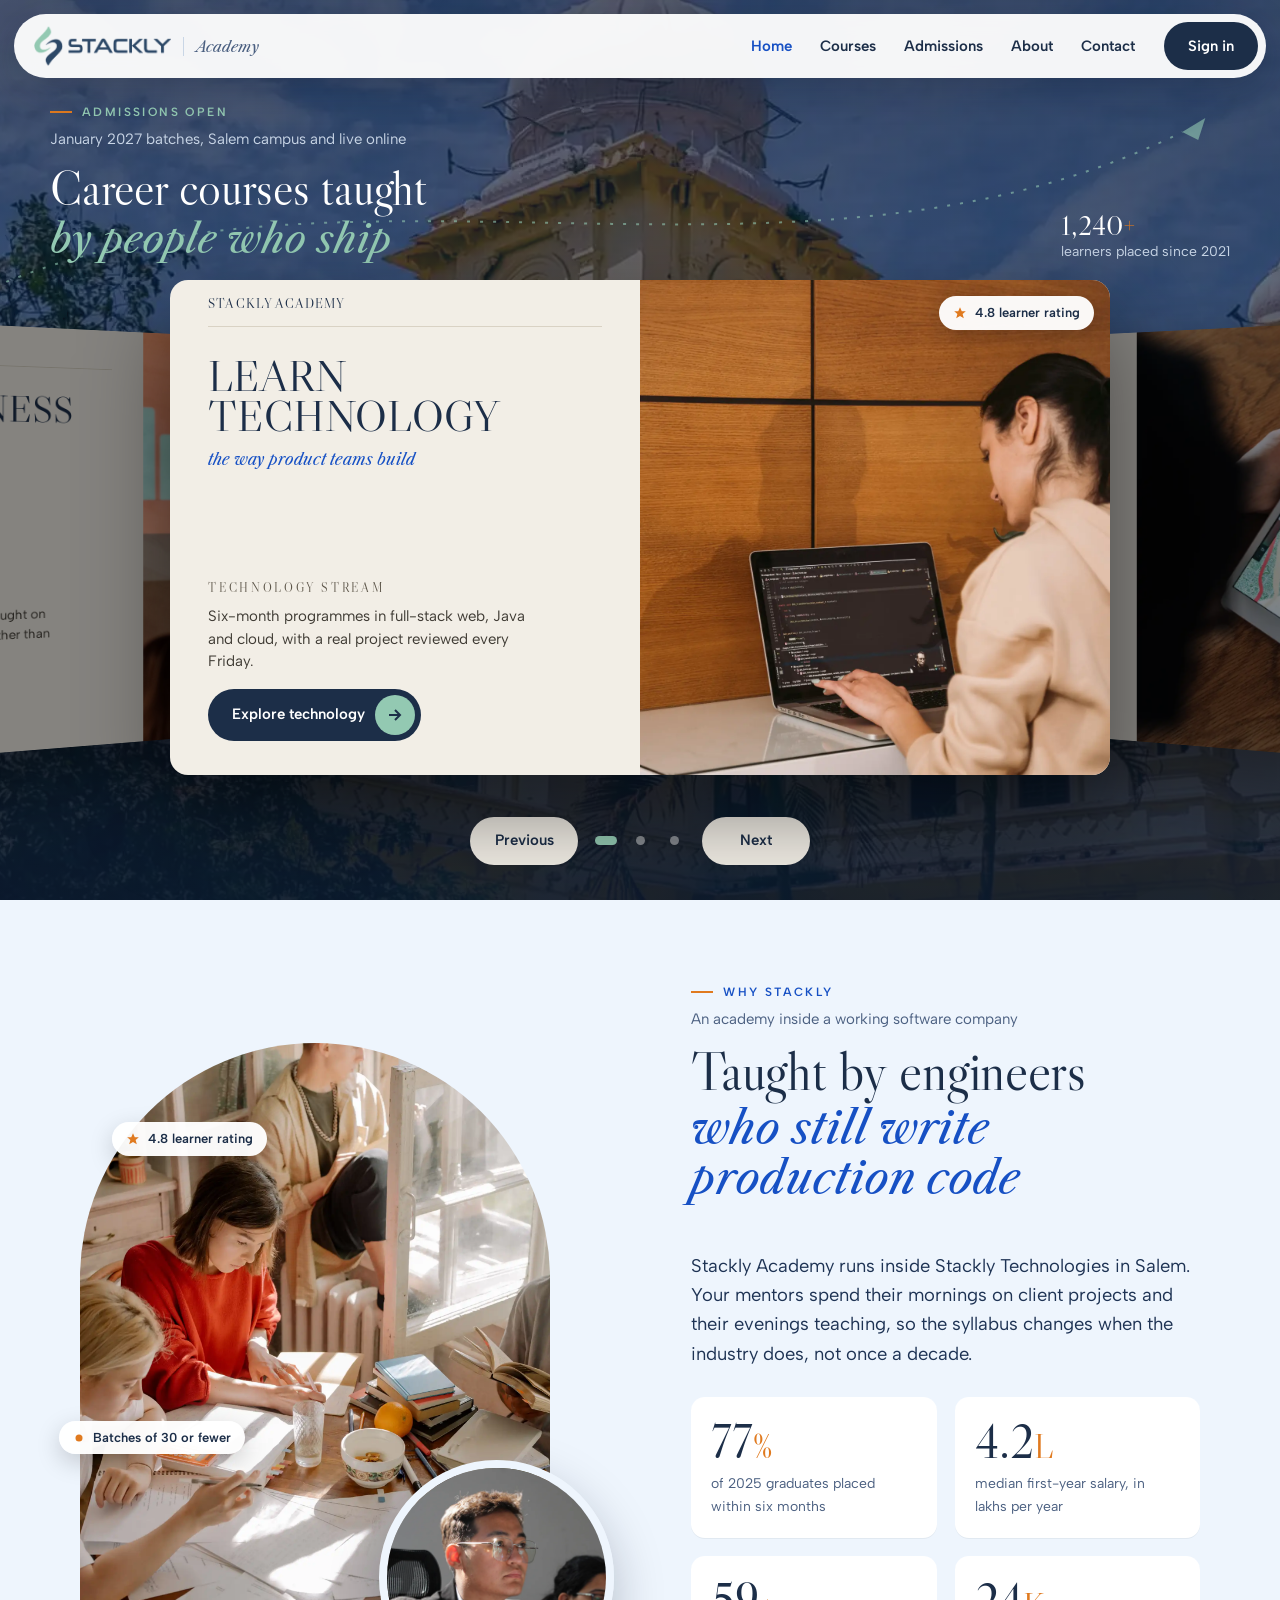
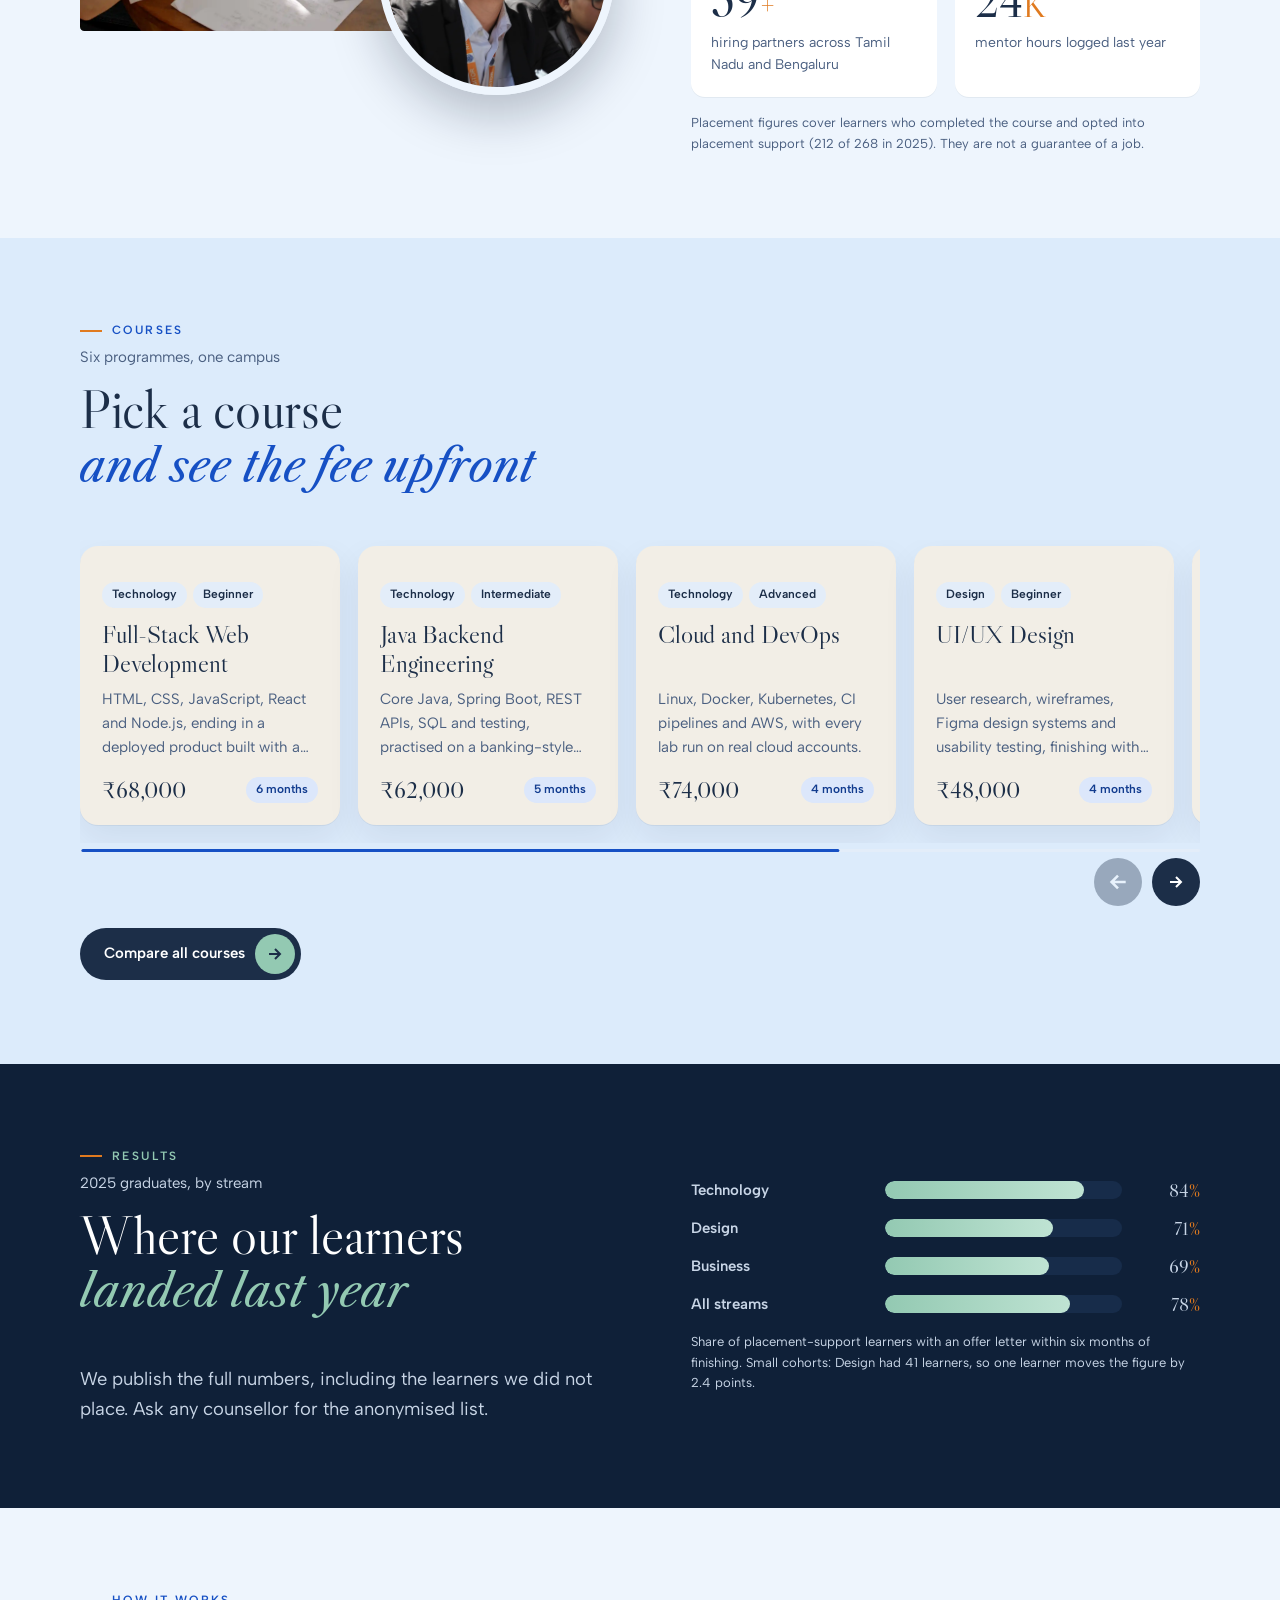
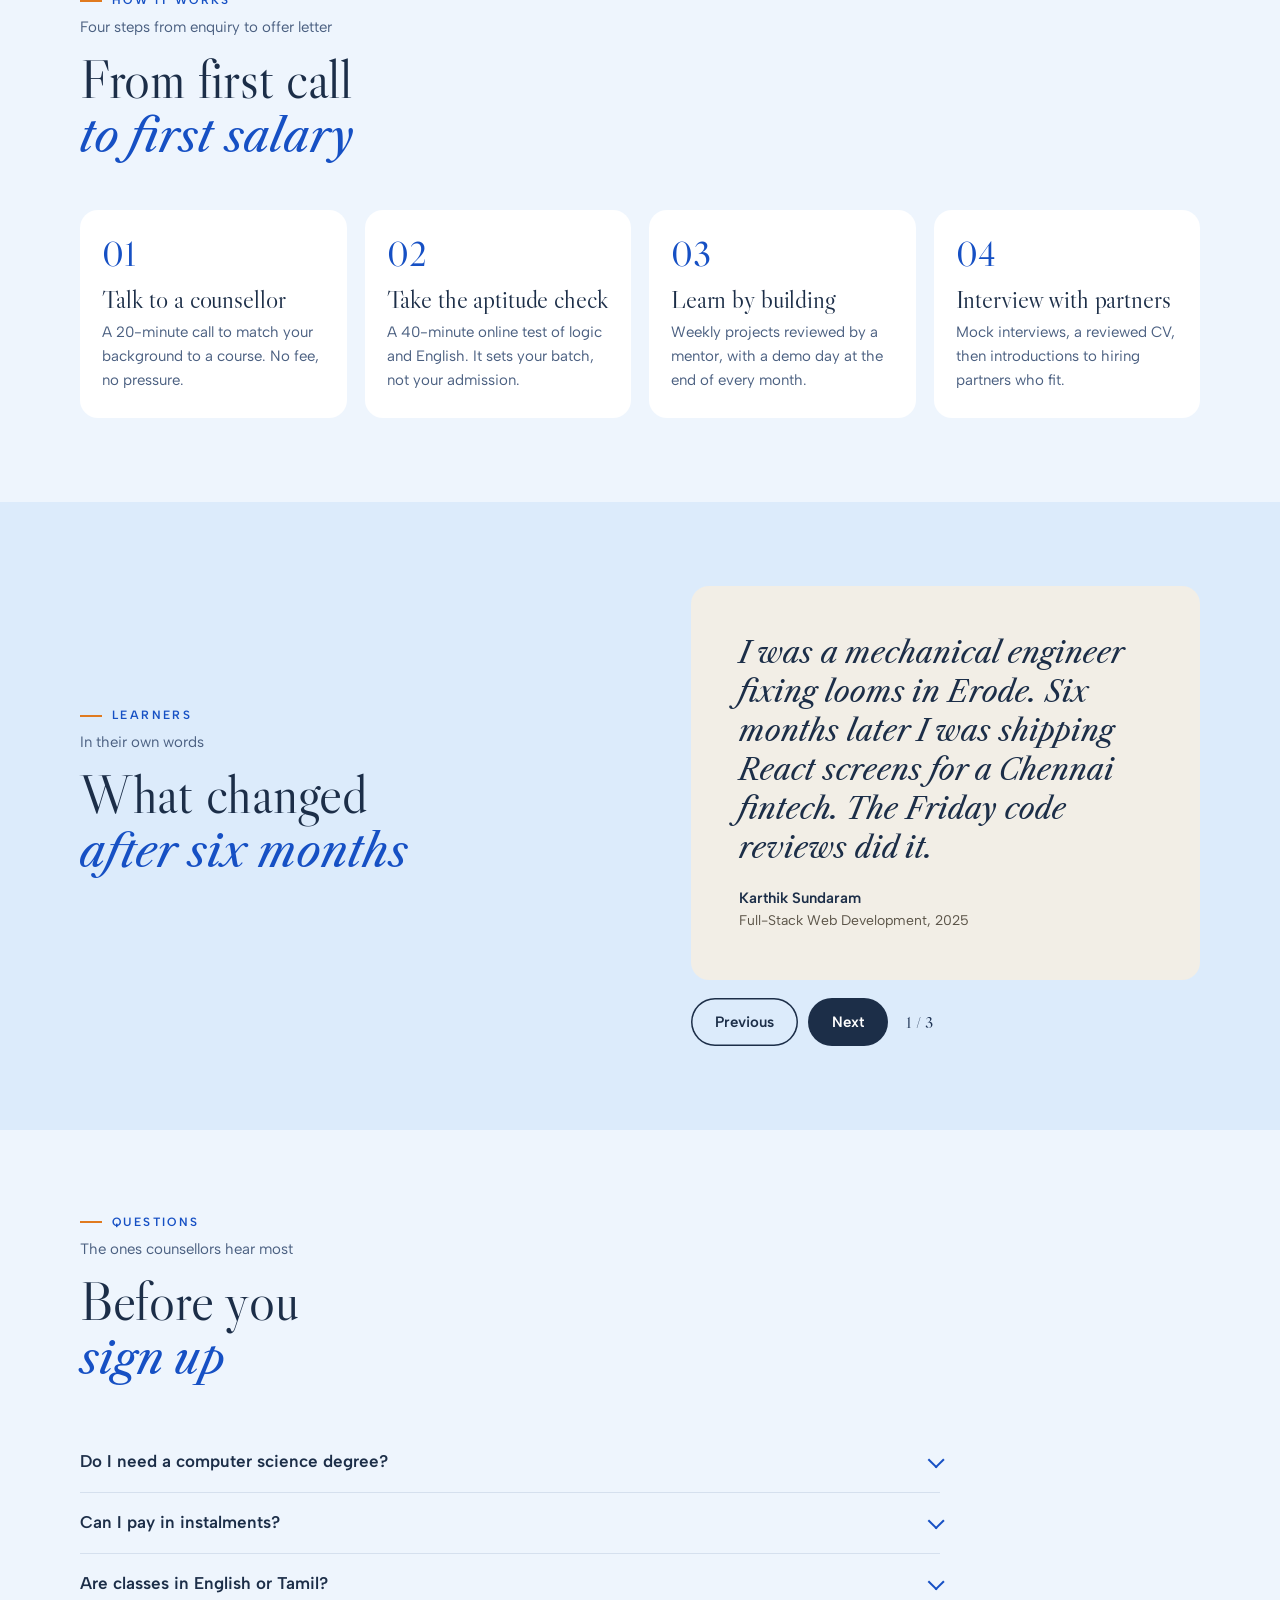
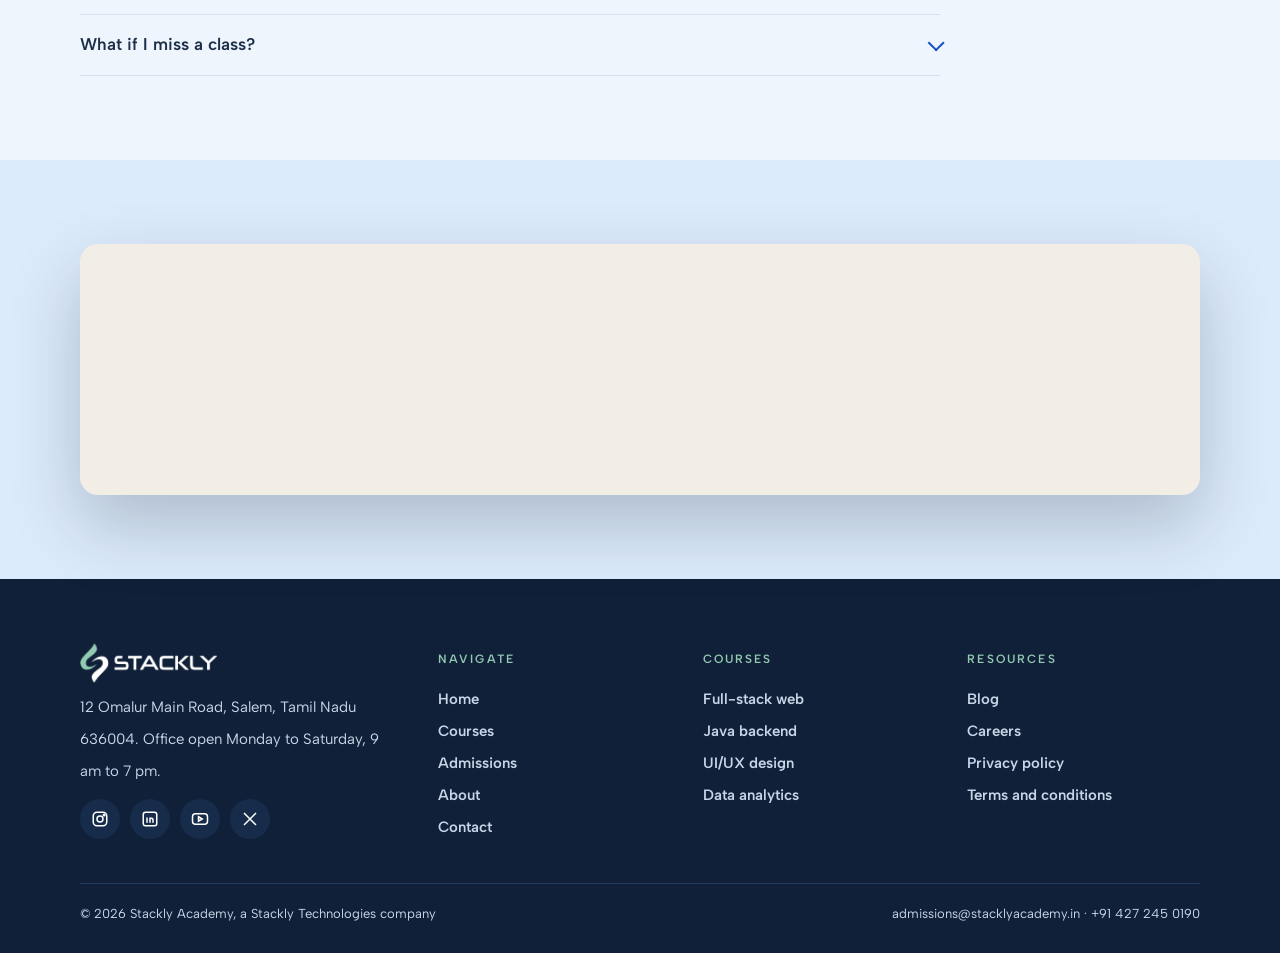
<file: index.html>
<!doctype html>
<html lang="en-IN">
<head>
<meta charset="utf-8">
<meta name="viewport" content="width=device-width,initial-scale=1">
<title>Stackly Academy | Career courses in Salem</title>
<meta name="description" content="Full-stack, Java, cloud, UI/UX, data analytics and digital marketing courses in Salem, taught by working engineers.">
<link rel="icon" href="logo-light.webp" type="image/webp">
<link rel="preload" href="libre-caslon-display-latin-400-normal.woff2" as="font" type="font/woff2" crossorigin>
<link rel="stylesheet" href="styles.css">
</head>
<body>
<a class="sr" href="#main">Skip to content</a>
<header class="hdr">
  <a class="brand" href="index.html" data-splash aria-label="Stackly Academy home"><img src="logo-light.webp" alt="Stackly" width="137" height="40"><span class="brand__sub">Academy</span></a>
  <nav class="hdr__nav" aria-label="Main"><a href="index.html" aria-current="page">Home</a><a href="courses.html">Courses</a><a href="admissions.html">Admissions</a><a href="about.html">About</a><a href="contact.html">Contact</a></nav>
  <a class="btn btn--solid hdr__signin" href="signin.html">Sign in</a>
  <button class="hdr__burger" type="button" aria-label="Menu" aria-expanded="false" aria-controls="mmenu"><svg width="20" height="14" viewBox="0 0 20 14" fill="none" stroke="currentColor" stroke-width="2" aria-hidden="true"><path d="M0 1h20M0 7h20M0 13h20"/></svg></button>
</header>
<div class="mmenu" id="mmenu" hidden><nav aria-label="Mobile"><a href="index.html" aria-current="page">Home</a><a href="courses.html">Courses</a><a href="admissions.html">Admissions</a><a href="about.html">About</a><a href="contact.html">Contact</a></nav><div class="mmenu__cta"><a class="btn btn--line" href="signin.html">Sign in</a><a class="btn btn--solid" href="signup.html">Create account</a></div></div>
<div class="splash" id="splash" hidden><img src="logo-light.webp" alt="Stackly" width="137" height="40"></div><main id="main">
<section class="hero hero--home" aria-labelledby="hero-title">
  <img class="hero__bg" src="hero-home.webp" alt="" fetchpriority="high">
  <svg class="trail" viewBox="0 0 1440 220" preserveAspectRatio="none" aria-hidden="true"><path d="M-20 200 C 380 40, 900 230, 1330 40" fill="none" stroke="currentColor" stroke-width="2" stroke-dasharray="3 10" vector-effect="non-scaling-stroke"/><path d="M1330 40 l26 -14 -8 22 z" fill="currentColor"/></svg>
  <div class="hero__intro">
    <div><p class="eyebrow">Admissions open</p><p class="kicker">January 2027 batches, Salem campus and live online</p>
      <h1 id="hero-title">Career courses taught <em class="acc">by people who ship</em></h1></div>
    <p class="hero__meta"><b class="num">1,240<span>+</span></b><br>learners placed since 2021</p>
  </div>
  <div class="stage" data-fx="carousel" tabindex="0" aria-roledescription="carousel" aria-label="Course streams, use arrow keys to rotate"><article class="book" data-pos="0" data-name="Technology stream" aria-roledescription="slide" aria-label="1 of 3: Technology">
      <div class="book__text"><div class="book__bar"><strong>Stackly Academy</strong><span>Full stack</span><span>Java</span><span>Cloud</span></div>
        <h2>Learn technology <em class="acc">the way product teams build</em></h2><p class="book__by">Technology stream</p><p class="book__desc">Six-month programmes in full-stack web, Java and cloud, with a real project reviewed every Friday.</p><a class="btn btn--solid pill" href="courses.html">Explore technology <i><svg width="14" height="14" viewBox="0 0 14 14" fill="none" stroke="currentColor" stroke-width="2" aria-hidden="true"><path d="M1 7h11M7 2l5 5-5 5"/></svg></i></a></div>
      <div class="book__media"><img src="stream-tech.webp" alt="A learner writing C++ code on a laptop at a white desk against a wood-panelled wall" fetchpriority=high><span class="chip chip--tr"><svg width="14" height="14" viewBox="0 0 24 24" fill="currentColor" aria-hidden="true"><path d="M12 2l3 7h7l-5.5 4.5 2 7.5L12 17l-6.5 4 2-7.5L2 9h7z"/></svg>4.8 learner rating</span></div>
    </article><article class="book" data-pos="1" data-name="Design stream" aria-roledescription="slide" aria-label="2 of 3: Design">
      <div class="book__text"><div class="book__bar"><strong>Stackly Academy</strong><span>UI/UX</span><span>Research</span><span>Figma</span></div>
        <h2>Learn design <em class="acc">from sketch to shipped screen</em></h2><p class="book__by">Design stream</p><p class="book__desc">A four-month UI/UX programme: research, wireframes, Figma systems and a portfolio of three case studies.</p><a class="btn btn--solid pill" href="courses.html">Explore design <i><svg width="14" height="14" viewBox="0 0 14 14" fill="none" stroke="currentColor" stroke-width="2" aria-hidden="true"><path d="M1 7h11M7 2l5 5-5 5"/></svg></i></a></div>
      <div class="book__media"><img src="stream-design.webp" alt="Hands drawing a colourful portrait on a tablet with a stylus, on a wooden table"><span class="chip chip--tr"><svg width="12" height="12" viewBox="0 0 24 24" fill="currentColor" aria-hidden="true"><circle cx="12" cy="12" r="7"/></svg>Next batch 12 Jan</span></div>
    </article><article class="book" data-pos="2" data-name="Business stream" aria-roledescription="slide" aria-label="3 of 3: Business">
      <div class="book__text"><div class="book__bar"><strong>Stackly Academy</strong><span>Marketing</span><span>Analytics</span><span>Power BI</span></div>
        <h2>Learn business <em class="acc">with numbers that hold up</em></h2><p class="book__by">Business stream</p><p class="book__desc">Digital marketing and data analytics, taught on live campaigns and real dashboards rather than textbook cases.</p><a class="btn btn--solid pill" href="courses.html">Explore business <i><svg width="14" height="14" viewBox="0 0 14 14" fill="none" stroke="currentColor" stroke-width="2" aria-hidden="true"><path d="M1 7h11M7 2l5 5-5 5"/></svg></i></a></div>
      <div class="book__media"><img src="stream-business.webp" alt="A presenter smiling beside a projected bar chart titled Traditional Advertising, with learners watching"><span class="chip chip--tr"><svg width="12" height="12" viewBox="0 0 24 24" fill="currentColor" aria-hidden="true"><circle cx="12" cy="12" r="7"/></svg>3 months to job-ready</span></div>
    </article></div>
  <div class="car-ctl"><button class="btn btn--cream" type="button" data-car="-1">Previous</button>
    <div class="dots" role="group" aria-label="Choose a stream"><button type="button" data-go="0" aria-label="Technology"></button><button type="button" data-go="1" aria-label="Design"></button><button type="button" data-go="2" aria-label="Business"></button></div>
    <button class="btn btn--cream" type="button" data-car="1">Next</button></div>
  <p class="sr" aria-live="polite" id="car-live">Technology stream</p>
</section>

<section class="sec" aria-labelledby="why-t">
  <div class="wrap split">
    <div class="pair rv" data-rv="left">
      <img class="pair__big" src="pair-large.webp" alt="Three learners studying together at a sunlit round table covered in notes, books and a calculator" loading="lazy" width="1600" height="2000">
      <img class="pair__small" src="pair-small.webp" alt="A learner in a blazer and lanyard taking notes during a session" loading="lazy" width="900" height="900">
      <span class="chip chip--tl"><svg width="14" height="14" viewBox="0 0 24 24" fill="currentColor" aria-hidden="true"><path d="M12 2l3 7h7l-5.5 4.5 2 7.5L12 17l-6.5 4 2-7.5L2 9h7z"/></svg>4.8 learner rating</span>
      <span class="chip chip--ml"><svg width="12" height="12" viewBox="0 0 24 24" fill="currentColor" aria-hidden="true"><circle cx="12" cy="12" r="7"/></svg>Batches of 30 or fewer</span>
    </div>
    <div class="rv" data-rv="right">
      <div class="sh rv" data-rv="up"><p class="eyebrow">Why Stackly</p><p class="kicker">An academy inside a working software company</p><h2 id="why-t">Taught by engineers <em class="acc">who still write production code</em></h2></div>
      <p class="lead">Stackly Academy runs inside Stackly Technologies in Salem. Your mentors spend their mornings on client projects and their evenings teaching, so the syllabus changes when the industry does, not once a decade.</p>
      <div class="stats stats--in">
        <div><p class="stat__n" data-fx="counter" data-to="78"><span class="cv">0</span><span class="suf">%</span></p><p class="stat__l">of 2025 graduates placed within six months</p></div>
        <div><p class="stat__n" data-fx="counter" data-to="4.2"><span class="cv">0</span><span class="suf">L</span></p><p class="stat__l">median first-year salary, in lakhs per year</p></div>
        <div><p class="stat__n" data-fx="counter" data-to="60"><span class="cv">0</span><span class="suf">+</span></p><p class="stat__l">hiring partners across Tamil Nadu and Bengaluru</p></div>
        <div><p class="stat__n" data-fx="counter" data-to="24"><span class="cv">0</span><span class="suf">K</span></p><p class="stat__l">mentor hours logged last year</p></div>
      </div>
      <p class="caveat">Placement figures cover learners who completed the course and opted into placement support (212 of 268 in 2025). They are not a guarantee of a job.</p>
    </div>
  </div>
</section>

<section class="sec sec--alt" aria-labelledby="rail-t">
  <div class="wrap">
    <div class="sh rv" data-rv="up"><p class="eyebrow">Courses</p><p class="kicker">Six programmes, one campus</p><h2 id="rail-t">Pick a course <em class="acc">and see the fee upfront</em></h2></div>
    <div data-fx="rail"><div class="rail" tabindex="0" aria-label="Course list, scroll sideways"><article class="card card--cream"><div class="card__body"><div class="card__meta"><span class="tag">Technology</span><span class="tag">Beginner</span></div>
      <h3 style="margin-top:12px">Full-Stack Web Development</h3><p class="card__desc">HTML, CSS, JavaScript, React and Node.js, ending in a deployed product built with a four-person team.</p>
      <div class="card__foot"><span class="price num">₹68,000</span><span class="tag tag--info">6 months</span></div></div></article><article class="card card--cream"><div class="card__body"><div class="card__meta"><span class="tag">Technology</span><span class="tag">Intermediate</span></div>
      <h3 style="margin-top:12px">Java Backend Engineering</h3><p class="card__desc">Core Java, Spring Boot, REST APIs, SQL and testing, practised on a banking-style ledger service.</p>
      <div class="card__foot"><span class="price num">₹62,000</span><span class="tag tag--info">5 months</span></div></div></article><article class="card card--cream"><div class="card__body"><div class="card__meta"><span class="tag">Technology</span><span class="tag">Advanced</span></div>
      <h3 style="margin-top:12px">Cloud and DevOps</h3><p class="card__desc">Linux, Docker, Kubernetes, CI pipelines and AWS, with every lab run on real cloud accounts.</p>
      <div class="card__foot"><span class="price num">₹74,000</span><span class="tag tag--info">4 months</span></div></div></article><article class="card card--cream"><div class="card__body"><div class="card__meta"><span class="tag">Design</span><span class="tag">Beginner</span></div>
      <h3 style="margin-top:12px">UI/UX Design</h3><p class="card__desc">User research, wireframes, Figma design systems and usability testing, finishing with three case studies.</p>
      <div class="card__foot"><span class="price num">₹48,000</span><span class="tag tag--info">4 months</span></div></div></article><article class="card card--cream"><div class="card__body"><div class="card__meta"><span class="tag">Business</span><span class="tag">Intermediate</span></div>
      <h3 style="margin-top:12px">Data Analytics with Python</h3><p class="card__desc">Excel, SQL, Python with pandas and Power BI dashboards, built from real retail and sales data.</p>
      <div class="card__foot"><span class="price num">₹56,000</span><span class="tag tag--info">5 months</span></div></div></article><article class="card card--cream"><div class="card__body"><div class="card__meta"><span class="tag">Business</span><span class="tag">Beginner</span></div>
      <h3 style="margin-top:12px">Digital Marketing</h3><p class="card__desc">SEO, paid search, social media and analytics, managed on a live budget for a local business.</p>
      <div class="card__foot"><span class="price num">₹38,000</span><span class="tag tag--info">3 months</span></div></div></article></div>
      <div class="rail__bar" aria-hidden="true"><i></i></div>
      <div class="rail__nav"><button type="button" data-rail="-1" aria-label="Previous courses"><svg width="18" height="18" viewBox="0 0 14 14" fill="none" stroke="currentColor" stroke-width="2" aria-hidden="true"><path d="M13 7H2M7 2L2 7l5 5"/></svg></button><button type="button" data-rail="1" aria-label="Next courses"><svg width="14" height="14" viewBox="0 0 14 14" fill="none" stroke="currentColor" stroke-width="2" aria-hidden="true"><path d="M1 7h11M7 2l5 5-5 5"/></svg></button></div>
    </div>
    <p style="margin-top:22px" class="rv" data-rv="up"><a class="btn btn--solid pill" href="courses.html">Compare all courses <i><svg width="14" height="14" viewBox="0 0 14 14" fill="none" stroke="currentColor" stroke-width="2" aria-hidden="true"><path d="M1 7h11M7 2l5 5-5 5"/></svg></i></a></p>
  </div>
</section>

<section class="sec night" aria-labelledby="res-t">
  <div class="wrap split">
    <div><div class="sh rv" data-rv="up"><p class="eyebrow">Results</p><p class="kicker">2025 graduates, by stream</p><h2 id="res-t">Where our learners <em class="acc">landed last year</em></h2></div>
      <p class="lead">We publish the full numbers, including the learners we did not place. Ask any counsellor for the anonymised list.</p></div>
    <div class="rv" data-rv="right"><div class="chart" data-fx="chart">
      <div class="chart__row" data-v="84"><span class="chart__label">Technology</span><span class="chart__track"><span class="chart__bar"></span></span><span class="chart__val">0%</span></div>
      <div class="chart__row" data-v="71"><span class="chart__label">Design</span><span class="chart__track"><span class="chart__bar"></span></span><span class="chart__val">0%</span></div>
      <div class="chart__row" data-v="69"><span class="chart__label">Business</span><span class="chart__track"><span class="chart__bar"></span></span><span class="chart__val">0%</span></div>
      <div class="chart__row" data-v="78"><span class="chart__label">All streams</span><span class="chart__track"><span class="chart__bar"></span></span><span class="chart__val">0%</span></div>
    </div><p class="caveat">Share of placement-support learners with an offer letter within six months of finishing. Small cohorts: Design had 41 learners, so one learner moves the figure by 2.4 points.</p></div>
  </div>
</section>

<section class="sec" aria-labelledby="how-t">
  <div class="wrap">
    <div class="sh rv" data-rv="up"><p class="eyebrow">How it works</p><p class="kicker">Four steps from enquiry to offer letter</p><h2 id="how-t">From first call <em class="acc">to first salary</em></h2></div>
    <ol class="steps">
      <li class="rv" data-rv="up"><h3>Talk to a counsellor</h3><p>A 20-minute call to match your background to a course. No fee, no pressure.</p></li>
      <li class="rv" data-rv="up" style="--d:.08s"><h3>Take the aptitude check</h3><p>A 40-minute online test of logic and English. It sets your batch, not your admission.</p></li>
      <li class="rv" data-rv="up" style="--d:.16s"><h3>Learn by building</h3><p>Weekly projects reviewed by a mentor, with a demo day at the end of every month.</p></li>
      <li class="rv" data-rv="up" style="--d:.24s"><h3>Interview with partners</h3><p>Mock interviews, a reviewed CV, then introductions to hiring partners who fit.</p></li>
    </ol>
  </div>
</section>

<section class="sec sec--alt" aria-labelledby="q-t">
  <div class="wrap split">
    <div><div class="sh rv" data-rv="up"><p class="eyebrow">Learners</p><p class="kicker">In their own words</p><h2 id="q-t">What changed <em class="acc">after six months</em></h2></div></div>
    <div class="quotes rv" data-rv="right" data-fx="quotes">
      <figure class="quote"><blockquote>I was a mechanical engineer fixing looms in Erode. Six months later I was shipping React screens for a Chennai fintech. The Friday code reviews did it.</blockquote><figcaption><b>Karthik Sundaram</b>Full-Stack Web Development, 2025</figcaption></figure>
      <figure class="quote"><blockquote>My mentor rejected my first case study twice. The third version got me my job at a Coimbatore product studio.</blockquote><figcaption><b>Divya Rajan</b>UI/UX Design, 2025</figcaption></figure>
      <figure class="quote"><blockquote>The live campaign budget was only ₹15,000, but it was real money and real results. Interviewers asked about it every single time.</blockquote><figcaption><b>Mohammed Irfan</b>Digital Marketing, 2024</figcaption></figure>
      <div class="quotes__nav"><button class="btn btn--line" type="button" data-q="-1">Previous</button><button class="btn btn--solid" type="button" data-q="1">Next</button><span class="quotes__count" aria-live="polite">1 / 3</span></div>
    </div>
  </div>
</section>

<section class="sec" aria-labelledby="faq-t">
  <div class="wrap">
    <div class="sh rv" data-rv="up"><p class="eyebrow">Questions</p><p class="kicker">The ones counsellors hear most</p><h2 id="faq-t">Before you <em class="acc">sign up</em></h2></div>
    <div class="faq rv" data-rv="up"><details><summary>Do I need a computer science degree?</summary><p>No. About 40 percent of our learners come from mechanical, civil, commerce or arts backgrounds. You need a completed degree or diploma and the aptitude check.</p></details><details><summary>Can I pay in instalments?</summary><p>Yes. Every course can be paid in three instalments with no interest. Paying in full upfront takes 5 percent off.</p></details><details><summary>Are classes in English or Tamil?</summary><p>Teaching and material are in English. Mentors switch to Tamil in doubt sessions whenever it helps.</p></details><details><summary>What if I miss a class?</summary><p>Every session is recorded and posted within three hours. You can also join the same topic in another batch that week.</p></details></div>
  </div>
</section>

<section class="sec sec--alt" aria-labelledby="cta-t">
  <div class="wrap"><div class="cta-book rv" data-rv="flip" data-tilt="0">
    <div><p class="eyebrow">Next step</p><p class="kicker">January 2027 batches close on 20 December</p><h2 id="cta-t">Visit the campus <em class="acc">and sit in on a class</em></h2></div>
    <div class="cta-book__side"><p>Tours run every Saturday at 11 am. See the labs, meet a mentor and watch a live session before you decide.</p><a class="btn btn--solid pill" href="admissions.html">See admissions <i><svg width="14" height="14" viewBox="0 0 14 14" fill="none" stroke="currentColor" stroke-width="2" aria-hidden="true"><path d="M1 7h11M7 2l5 5-5 5"/></svg></i></a></div>
  </div></div>
</section>
</main><footer class="ftr">
  <div class="wrap">
    <div class="ftr__grid">
      <div class="ftr__brand"><a class="brand" href="index.html" data-splash aria-label="Stackly Academy home"><img src="logo-dark.webp" alt="Stackly" width="137" height="40"></a>
        <p>12 Omalur Main Road, Salem, Tamil Nadu 636004. Office open Monday to Saturday, 9 am to 7 pm.</p>
        <div class="social"><a href="404.html" aria-label="Stackly Academy on Instagram"><svg width="18" height="18" viewBox="0 0 24 24" fill="none" stroke="currentColor" stroke-width="2" aria-hidden="true"><rect x="3" y="3" width="18" height="18" rx="5"/><circle cx="12" cy="12" r="4"/><circle cx="17.5" cy="6.5" r="1"/></svg></a><a href="404.html" aria-label="Stackly Academy on LinkedIn"><svg width="18" height="18" viewBox="0 0 24 24" fill="none" stroke="currentColor" stroke-width="2" aria-hidden="true"><rect x="3" y="3" width="18" height="18" rx="3"/><path d="M8 10v7M8 7v.01M12 17v-4a2 2 0 014 0v4M12 10v7"/></svg></a><a href="404.html" aria-label="Stackly Academy on YouTube"><svg width="18" height="18" viewBox="0 0 24 24" fill="none" stroke="currentColor" stroke-width="2" aria-hidden="true"><rect x="2" y="5" width="20" height="14" rx="4"/><path d="M10 9l5 3-5 3z"/></svg></a><a href="404.html" aria-label="Stackly Academy on X"><svg width="18" height="18" viewBox="0 0 24 24" fill="none" stroke="currentColor" stroke-width="2" aria-hidden="true"><path d="M4 4l16 16M20 4L4 20"/></svg></a></div></div>
      <div><h2>Navigate</h2><ul><li><a href="index.html">Home</a></li><li><a href="courses.html">Courses</a></li><li><a href="admissions.html">Admissions</a></li><li><a href="about.html">About</a></li><li><a href="contact.html">Contact</a></li></ul></div>
      <div><h2>Courses</h2><ul><li><a href="404.html">Full-stack web</a></li><li><a href="404.html">Java backend</a></li><li><a href="404.html">UI/UX design</a></li><li><a href="404.html">Data analytics</a></li></ul></div>
      <div><h2>Resources</h2><ul><li><a href="404.html">Blog</a></li><li><a href="404.html">Careers</a></li><li><a href="404.html">Privacy policy</a></li><li><a href="404.html">Terms and conditions</a></li></ul></div>
    </div>
    <div class="ftr__base"><span>© 2026 Stackly Academy, a Stackly Technologies company</span><span>admissions@stacklyacademy.in · +91 427 245 0190</span></div>
  </div>
</footer>
<div class="modal" id="modal" hidden role="dialog" aria-modal="true" aria-labelledby="modal-t"><div class="modal__box"><h2 id="modal-t">Notice</h2><p></p><button class="btn btn--solid" type="button">OK</button></div></div>
<script src="script.js"></script>
</body>
</html>
</file>
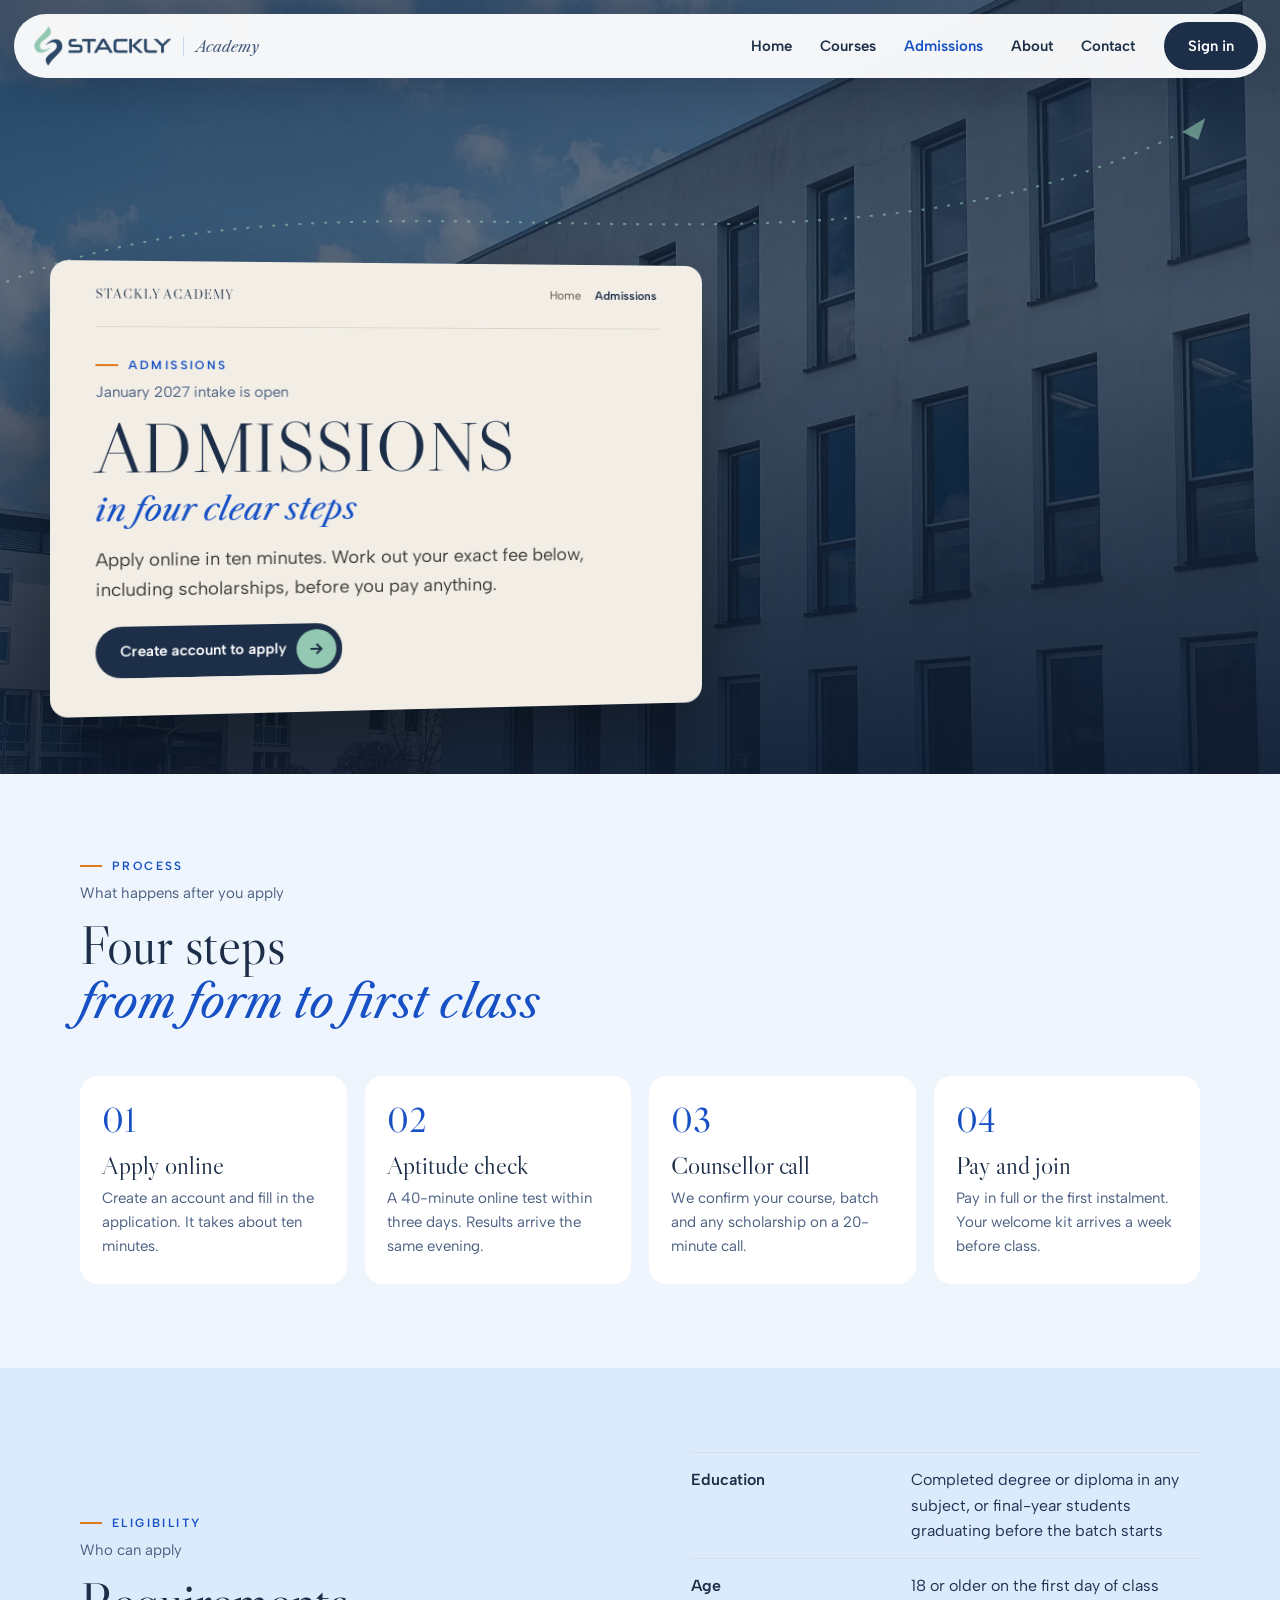
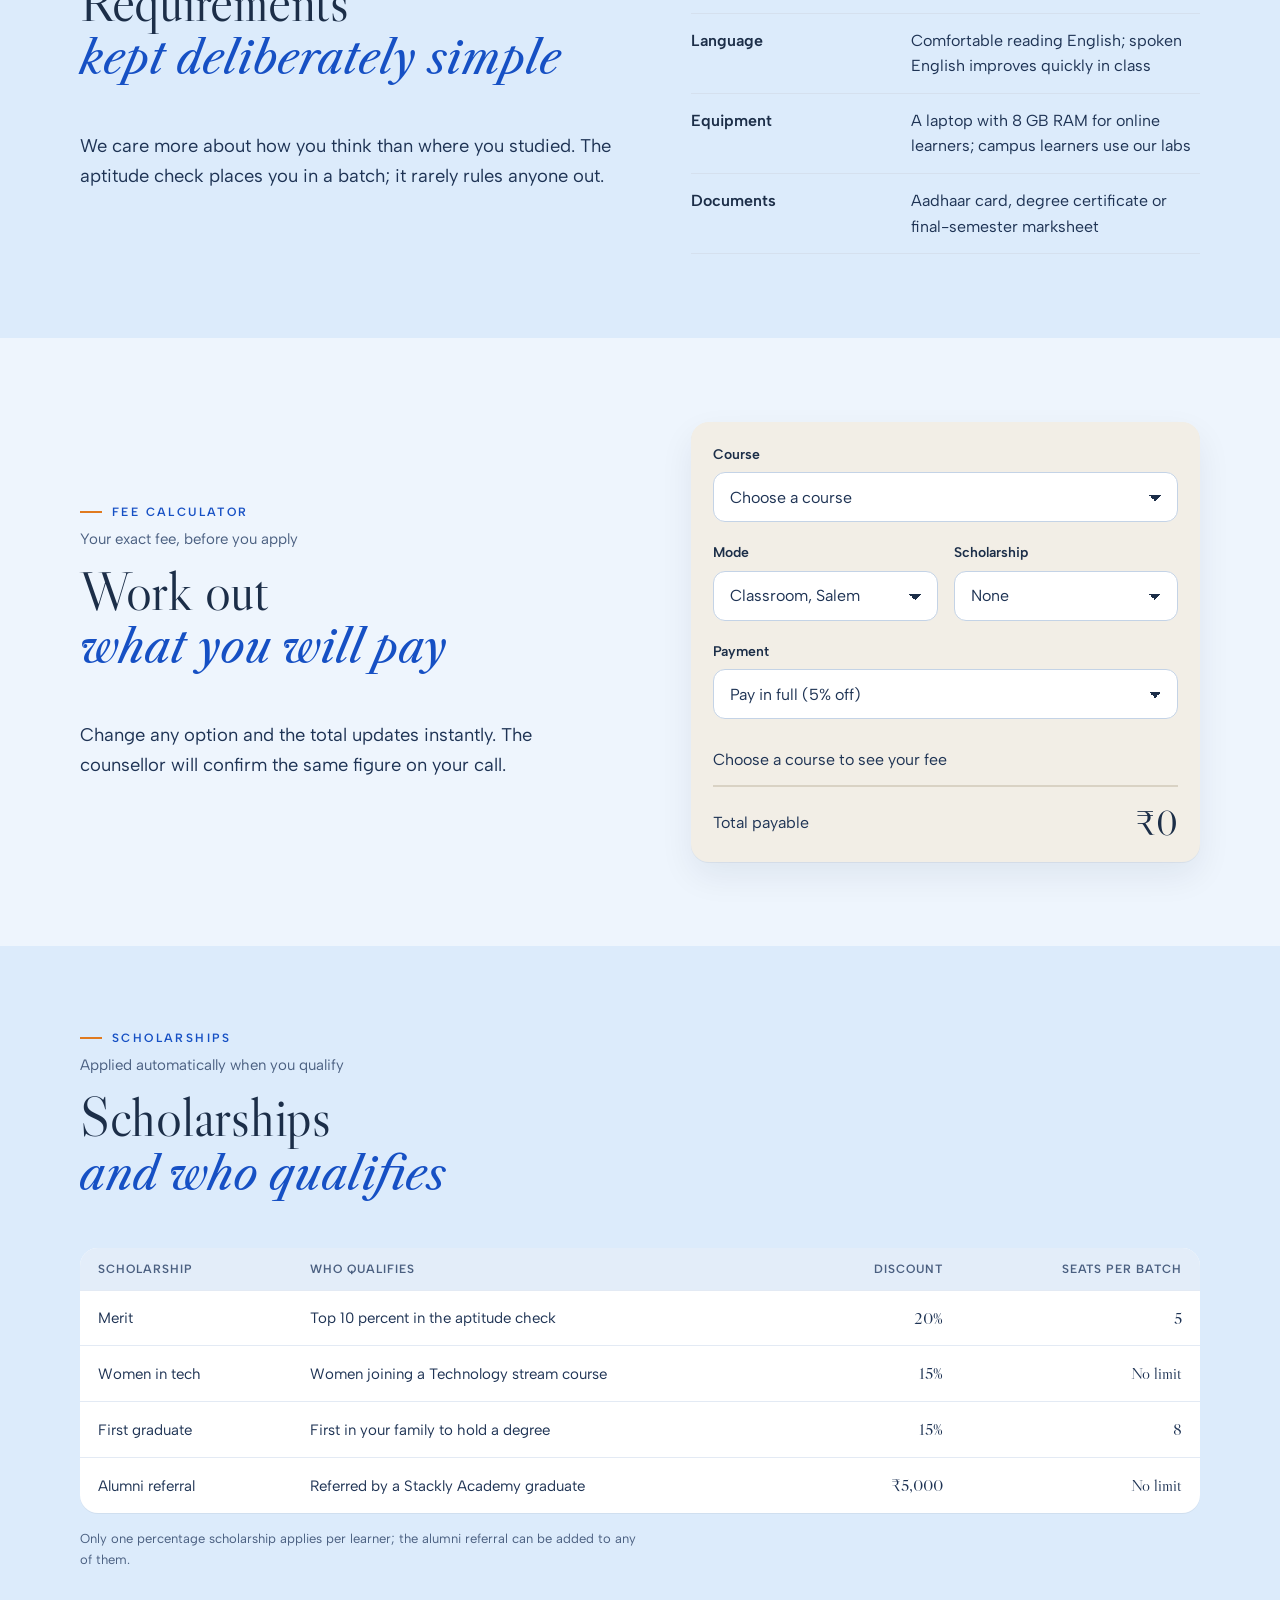
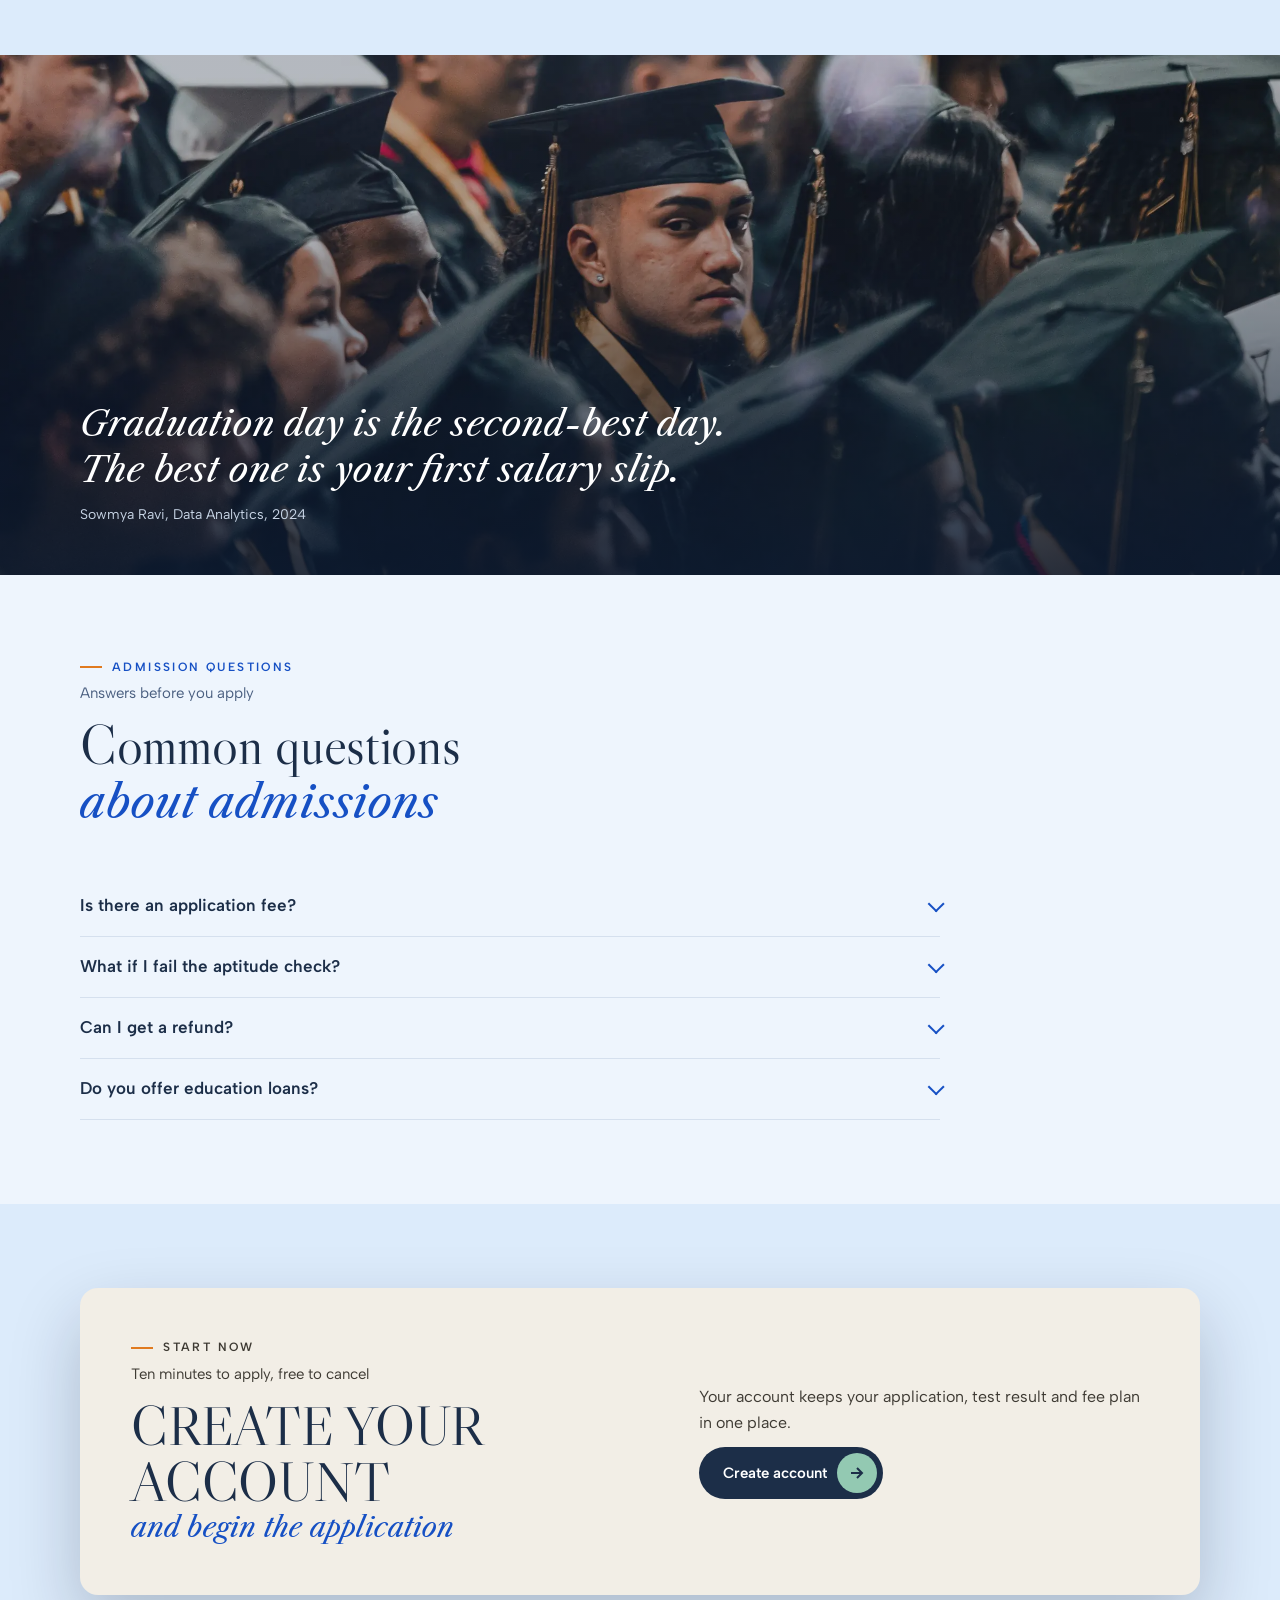
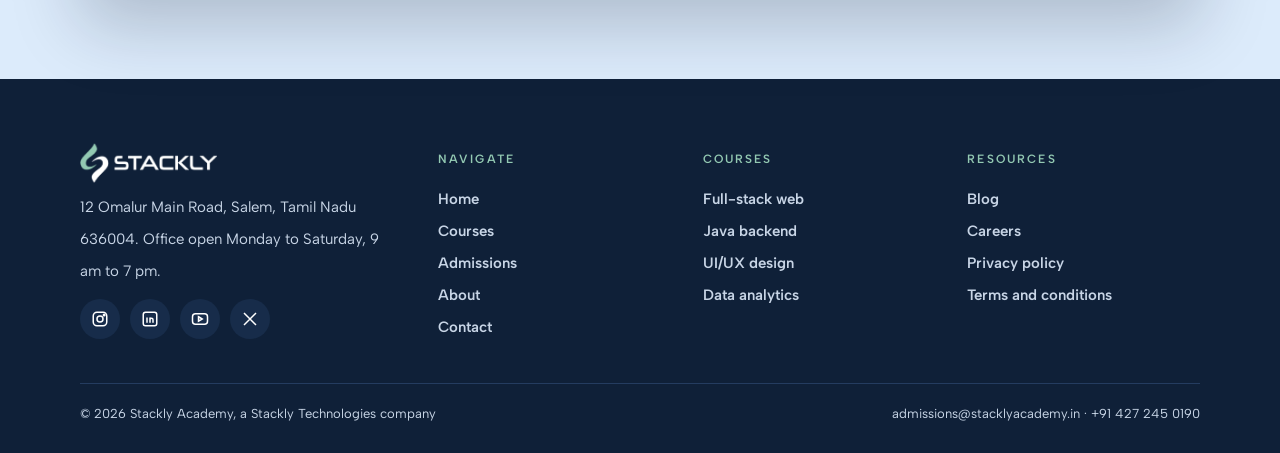
<file: admissions.html>
<!doctype html>
<html lang="en-IN">
<head>
<meta charset="utf-8">
<meta name="viewport" content="width=device-width,initial-scale=1">
<title>Admissions | Stackly Academy</title>
<meta name="description" content="Admission process, eligibility, scholarships and a fee calculator for Stackly Academy courses.">
<link rel="icon" href="logo-light.webp" type="image/webp">
<link rel="preload" href="libre-caslon-display-latin-400-normal.woff2" as="font" type="font/woff2" crossorigin>
<link rel="stylesheet" href="styles.css">
</head>
<body>
<a class="sr" href="#main">Skip to content</a>
<header class="hdr">
  <a class="brand" href="index.html" data-splash aria-label="Stackly Academy home"><img src="logo-light.webp" alt="Stackly" width="137" height="40"><span class="brand__sub">Academy</span></a>
  <nav class="hdr__nav" aria-label="Main"><a href="index.html">Home</a><a href="courses.html">Courses</a><a href="admissions.html" aria-current="page">Admissions</a><a href="about.html">About</a><a href="contact.html">Contact</a></nav>
  <a class="btn btn--solid hdr__signin" href="signin.html">Sign in</a>
  <button class="hdr__burger" type="button" aria-label="Menu" aria-expanded="false" aria-controls="mmenu"><svg width="20" height="14" viewBox="0 0 20 14" fill="none" stroke="currentColor" stroke-width="2" aria-hidden="true"><path d="M0 1h20M0 7h20M0 13h20"/></svg></button>
</header>
<div class="mmenu" id="mmenu" hidden><nav aria-label="Mobile"><a href="index.html">Home</a><a href="courses.html">Courses</a><a href="admissions.html" aria-current="page">Admissions</a><a href="about.html">About</a><a href="contact.html">Contact</a></nav><div class="mmenu__cta"><a class="btn btn--line" href="signin.html">Sign in</a><a class="btn btn--solid" href="signup.html">Create account</a></div></div>
<div class="splash" id="splash" hidden><img src="logo-light.webp" alt="Stackly" width="137" height="40"></div><main id="main">
<section class="hero hero--page" aria-labelledby="page-title">
  <img class="hero__bg" src="hero-admissions.webp" alt="A modern white campus building with tall windows under a blue sky with clouds" fetchpriority="high">
  <svg class="trail" viewBox="0 0 1440 220" preserveAspectRatio="none" aria-hidden="true"><path d="M-20 200 C 380 40, 900 230, 1330 40" fill="none" stroke="currentColor" stroke-width="2" stroke-dasharray="3 10" vector-effect="non-scaling-stroke"/><path d="M1330 40 l26 -14 -8 22 z" fill="currentColor"/></svg>
  <div class="page-card" data-tilt="7">
    <div class="book__bar"><strong>Stackly Academy</strong><nav class="crumbs" aria-label="Breadcrumb"><a href="index.html">Home</a><span aria-current="page">Admissions</span></nav></div>
    <p class="eyebrow">Admissions</p><p class="kicker">January 2027 intake is open</p>
    <h1 id="page-title">Admissions <em class="acc">in four clear steps</em></h1>
    <p class="lead">Apply online in ten minutes. Work out your exact fee below, including scholarships, before you pay anything.</p>
    <a class="btn btn--solid pill" href="signup.html">Create account to apply <i><svg width="14" height="14" viewBox="0 0 14 14" fill="none" stroke="currentColor" stroke-width="2" aria-hidden="true"><path d="M1 7h11M7 2l5 5-5 5"/></svg></i></a>
  </div>
</section>

<section class="sec" aria-labelledby="proc-t">
  <div class="wrap">
    <div class="sh rv" data-rv="up"><p class="eyebrow">Process</p><p class="kicker">What happens after you apply</p><h2 id="proc-t">Four steps <em class="acc">from form to first class</em></h2></div>
    <ol class="steps">
      <li class="rv" data-rv="up"><h3>Apply online</h3><p>Create an account and fill in the application. It takes about ten minutes.</p></li>
      <li class="rv" data-rv="up" style="--d:.08s"><h3>Aptitude check</h3><p>A 40-minute online test within three days. Results arrive the same evening.</p></li>
      <li class="rv" data-rv="up" style="--d:.16s"><h3>Counsellor call</h3><p>We confirm your course, batch and any scholarship on a 20-minute call.</p></li>
      <li class="rv" data-rv="up" style="--d:.24s"><h3>Pay and join</h3><p>Pay in full or the first instalment. Your welcome kit arrives a week before class.</p></li>
    </ol>
  </div>
</section>

<section class="sec sec--alt" aria-labelledby="elig-t">
  <div class="wrap split">
    <div><div class="sh rv" data-rv="up"><p class="eyebrow">Eligibility</p><p class="kicker">Who can apply</p><h2 id="elig-t">Requirements <em class="acc">kept deliberately simple</em></h2></div>
      <p class="lead">We care more about how you think than where you studied. The aptitude check places you in a batch; it rarely rules anyone out.</p></div>
    <dl class="dl rv" data-rv="up"><dt>Education</dt><dd>Completed degree or diploma in any subject, or final-year students graduating before the batch starts</dd><dt>Age</dt><dd>18 or older on the first day of class</dd><dt>Language</dt><dd>Comfortable reading English; spoken English improves quickly in class</dd><dt>Equipment</dt><dd>A laptop with 8 GB RAM for online learners; campus learners use our labs</dd><dt>Documents</dt><dd>Aadhaar card, degree certificate or final-semester marksheet</dd></dl>
  </div>
</section>

<section class="sec" aria-labelledby="calc-t">
  <div class="wrap split">
    <div><div class="sh rv" data-rv="up"><p class="eyebrow">Fee calculator</p><p class="kicker">Your exact fee, before you apply</p><h2 id="calc-t">Work out <em class="acc">what you will pay</em></h2></div>
      <p class="lead">Change any option and the total updates instantly. The counsellor will confirm the same figure on your call.</p></div>
    <div class="card card--cream rv" data-rv="right" data-fx="calc"><div class="card__body">
      <form class="form" aria-label="Fee calculator">
        <div class="field" style="padding-bottom:16px"><label for="c-course">Course</label><select class="inp" id="c-course" name="course"><option value="">Choose a course</option><option value="fullstack" data-fee="68000">Full-Stack Web Development (₹68,000)</option><option value="java" data-fee="62000">Java Backend Engineering (₹62,000)</option><option value="cloud" data-fee="74000">Cloud and DevOps (₹74,000)</option><option value="uiux" data-fee="48000">UI/UX Design (₹48,000)</option><option value="data" data-fee="56000">Data Analytics with Python (₹56,000)</option><option value="marketing" data-fee="38000">Digital Marketing (₹38,000)</option></select></div>
        <div class="form__row">
          <div class="field" style="padding-bottom:16px"><label for="c-mode">Mode</label><select class="inp" id="c-mode" name="mode"><option value="classroom">Classroom, Salem</option><option value="online">Live online (10% off)</option></select></div>
          <div class="field" style="padding-bottom:16px"><label for="c-sch">Scholarship</label><select class="inp" id="c-sch" name="scholarship"><option value="0">None</option><option value="0.2">Merit (20%)</option><option value="0.15">Women in tech (15%)</option><option value="0.15">First graduate in family (15%)</option></select></div>
        </div>
        <div class="field" style="padding-bottom:16px"><label for="c-plan">Payment</label><select class="inp" id="c-plan" name="plan"><option value="full">Pay in full (5% off)</option><option value="emi">Three instalments</option></select></div>
      </form>
      <ul class="list calc__lines" aria-live="polite"></ul>
      <div class="card__foot" style="border-top:2px solid var(--cream-line)"><span>Total payable</span><span class="price num calc__total" style="font-size:2.2rem">₹0</span></div>
    </div></div>
  </div>
</section>

<section class="sec sec--alt" aria-labelledby="sch-t">
  <div class="wrap">
    <div class="sh rv" data-rv="up"><p class="eyebrow">Scholarships</p><p class="kicker">Applied automatically when you qualify</p><h2 id="sch-t">Scholarships <em class="acc">and who qualifies</em></h2></div>
    <div class="tbl-wrap rv" data-rv="up"><table class="tbl"><caption class="sr">Scholarships</caption><thead><tr><th scope="col">Scholarship</th><th scope="col">Who qualifies</th><th scope="col" class=r>Discount</th><th scope="col" class=r>Seats per batch</th></tr></thead><tbody><tr><td data-label="Scholarship">Merit</td><td data-label="Who qualifies">Top 10 percent in the aptitude check</td><td data-label="Discount" class=r><span class="num">20%</span></td><td data-label="Seats per batch" class=r><span class="num">5</span></td></tr><tr><td data-label="Scholarship">Women in tech</td><td data-label="Who qualifies">Women joining a Technology stream course</td><td data-label="Discount" class=r><span class="num">15%</span></td><td data-label="Seats per batch" class=r><span class="num">No limit</span></td></tr><tr><td data-label="Scholarship">First graduate</td><td data-label="Who qualifies">First in your family to hold a degree</td><td data-label="Discount" class=r><span class="num">15%</span></td><td data-label="Seats per batch" class=r><span class="num">8</span></td></tr><tr><td data-label="Scholarship">Alumni referral</td><td data-label="Who qualifies">Referred by a Stackly Academy graduate</td><td data-label="Discount" class=r><span class="num">₹5,000</span></td><td data-label="Seats per batch" class=r><span class="num">No limit</span></td></tr></tbody></table></div>
    <p class="caveat rv" data-rv="up">Only one percentage scholarship applies per learner; the alumni referral can be added to any of them.</p>
  </div>
</section>

<figure class="band" aria-label="Graduation">
  <img src="band-admissions.webp" alt="Graduates in black caps and gowns with gold stoles seated in rows at a ceremony" loading="lazy">
  <div class="wrap"><blockquote>Graduation day is the second-best day. The best one is your first salary slip.</blockquote><figcaption>Sowmya Ravi, Data Analytics, 2024</figcaption></div>
</figure>

<section class="sec" aria-labelledby="afaq-t">
  <div class="wrap">
    <div class="sh rv" data-rv="up"><p class="eyebrow">Admission questions</p><p class="kicker">Answers before you apply</p><h2 id="afaq-t">Common questions <em class="acc">about admissions</em></h2></div>
    <div class="faq rv" data-rv="up"><details><summary>Is there an application fee?</summary><p>No. Applying and taking the aptitude check are free. You pay only after the counsellor call, once you are sure.</p></details><details><summary>What if I fail the aptitude check?</summary><p>You can retake it once after seven days. Most learners who retake it pass after reviewing the free practice set.</p></details><details><summary>Can I get a refund?</summary><p>Yes. Leave within the first 14 days of class and we refund 90 percent. After that, fees are not refundable, but you can defer to a later batch once.</p></details><details><summary>Do you offer education loans?</summary><p>We work with two lenders who offer loans at 11 to 13 percent interest. The counsellor can share details; we do not earn a commission on them.</p></details></div>
  </div>
</section>

<section class="sec sec--alt" aria-labelledby="cta3-t">
  <div class="wrap"><div class="cta-book rv" data-rv="flip" data-tilt="0">
    <div><p class="eyebrow">Start now</p><p class="kicker">Ten minutes to apply, free to cancel</p><h2 id="cta3-t">Create your account <em class="acc">and begin the application</em></h2></div>
    <div class="cta-book__side"><p>Your account keeps your application, test result and fee plan in one place.</p><a class="btn btn--solid pill" href="signup.html">Create account <i><svg width="14" height="14" viewBox="0 0 14 14" fill="none" stroke="currentColor" stroke-width="2" aria-hidden="true"><path d="M1 7h11M7 2l5 5-5 5"/></svg></i></a></div>
  </div></div>
</section>
</main><footer class="ftr">
  <div class="wrap">
    <div class="ftr__grid">
      <div class="ftr__brand"><a class="brand" href="index.html" data-splash aria-label="Stackly Academy home"><img src="logo-dark.webp" alt="Stackly" width="137" height="40"></a>
        <p>12 Omalur Main Road, Salem, Tamil Nadu 636004. Office open Monday to Saturday, 9 am to 7 pm.</p>
        <div class="social"><a href="404.html" aria-label="Stackly Academy on Instagram"><svg width="18" height="18" viewBox="0 0 24 24" fill="none" stroke="currentColor" stroke-width="2" aria-hidden="true"><rect x="3" y="3" width="18" height="18" rx="5"/><circle cx="12" cy="12" r="4"/><circle cx="17.5" cy="6.5" r="1"/></svg></a><a href="404.html" aria-label="Stackly Academy on LinkedIn"><svg width="18" height="18" viewBox="0 0 24 24" fill="none" stroke="currentColor" stroke-width="2" aria-hidden="true"><rect x="3" y="3" width="18" height="18" rx="3"/><path d="M8 10v7M8 7v.01M12 17v-4a2 2 0 014 0v4M12 10v7"/></svg></a><a href="404.html" aria-label="Stackly Academy on YouTube"><svg width="18" height="18" viewBox="0 0 24 24" fill="none" stroke="currentColor" stroke-width="2" aria-hidden="true"><rect x="2" y="5" width="20" height="14" rx="4"/><path d="M10 9l5 3-5 3z"/></svg></a><a href="404.html" aria-label="Stackly Academy on X"><svg width="18" height="18" viewBox="0 0 24 24" fill="none" stroke="currentColor" stroke-width="2" aria-hidden="true"><path d="M4 4l16 16M20 4L4 20"/></svg></a></div></div>
      <div><h2>Navigate</h2><ul><li><a href="index.html">Home</a></li><li><a href="courses.html">Courses</a></li><li><a href="admissions.html">Admissions</a></li><li><a href="about.html">About</a></li><li><a href="contact.html">Contact</a></li></ul></div>
      <div><h2>Courses</h2><ul><li><a href="404.html">Full-stack web</a></li><li><a href="404.html">Java backend</a></li><li><a href="404.html">UI/UX design</a></li><li><a href="404.html">Data analytics</a></li></ul></div>
      <div><h2>Resources</h2><ul><li><a href="404.html">Blog</a></li><li><a href="404.html">Careers</a></li><li><a href="404.html">Privacy policy</a></li><li><a href="404.html">Terms and conditions</a></li></ul></div>
    </div>
    <div class="ftr__base"><span>© 2026 Stackly Academy, a Stackly Technologies company</span><span>admissions@stacklyacademy.in · +91 427 245 0190</span></div>
  </div>
</footer>
<div class="modal" id="modal" hidden role="dialog" aria-modal="true" aria-labelledby="modal-t"><div class="modal__box"><h2 id="modal-t">Notice</h2><p></p><button class="btn btn--solid" type="button">OK</button></div></div>
<script src="script.js"></script>
</body>
</html>
</file>
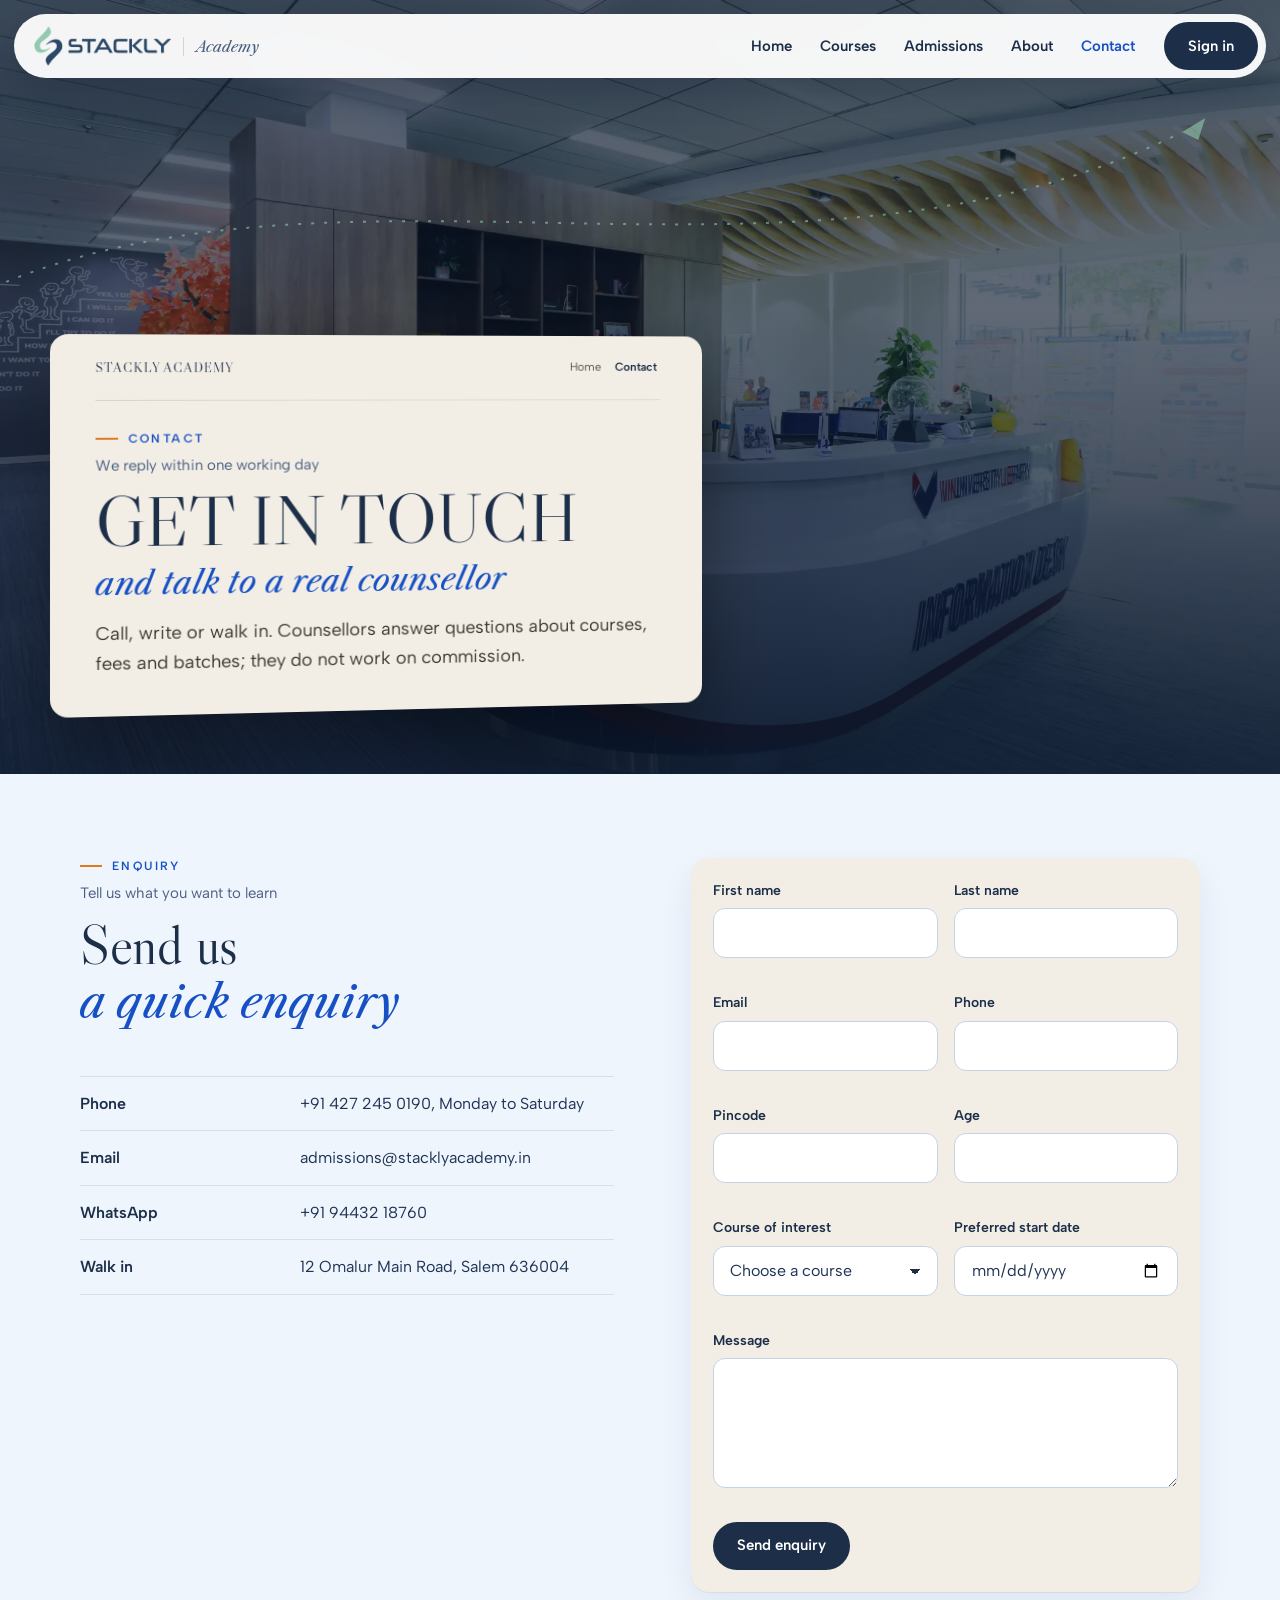
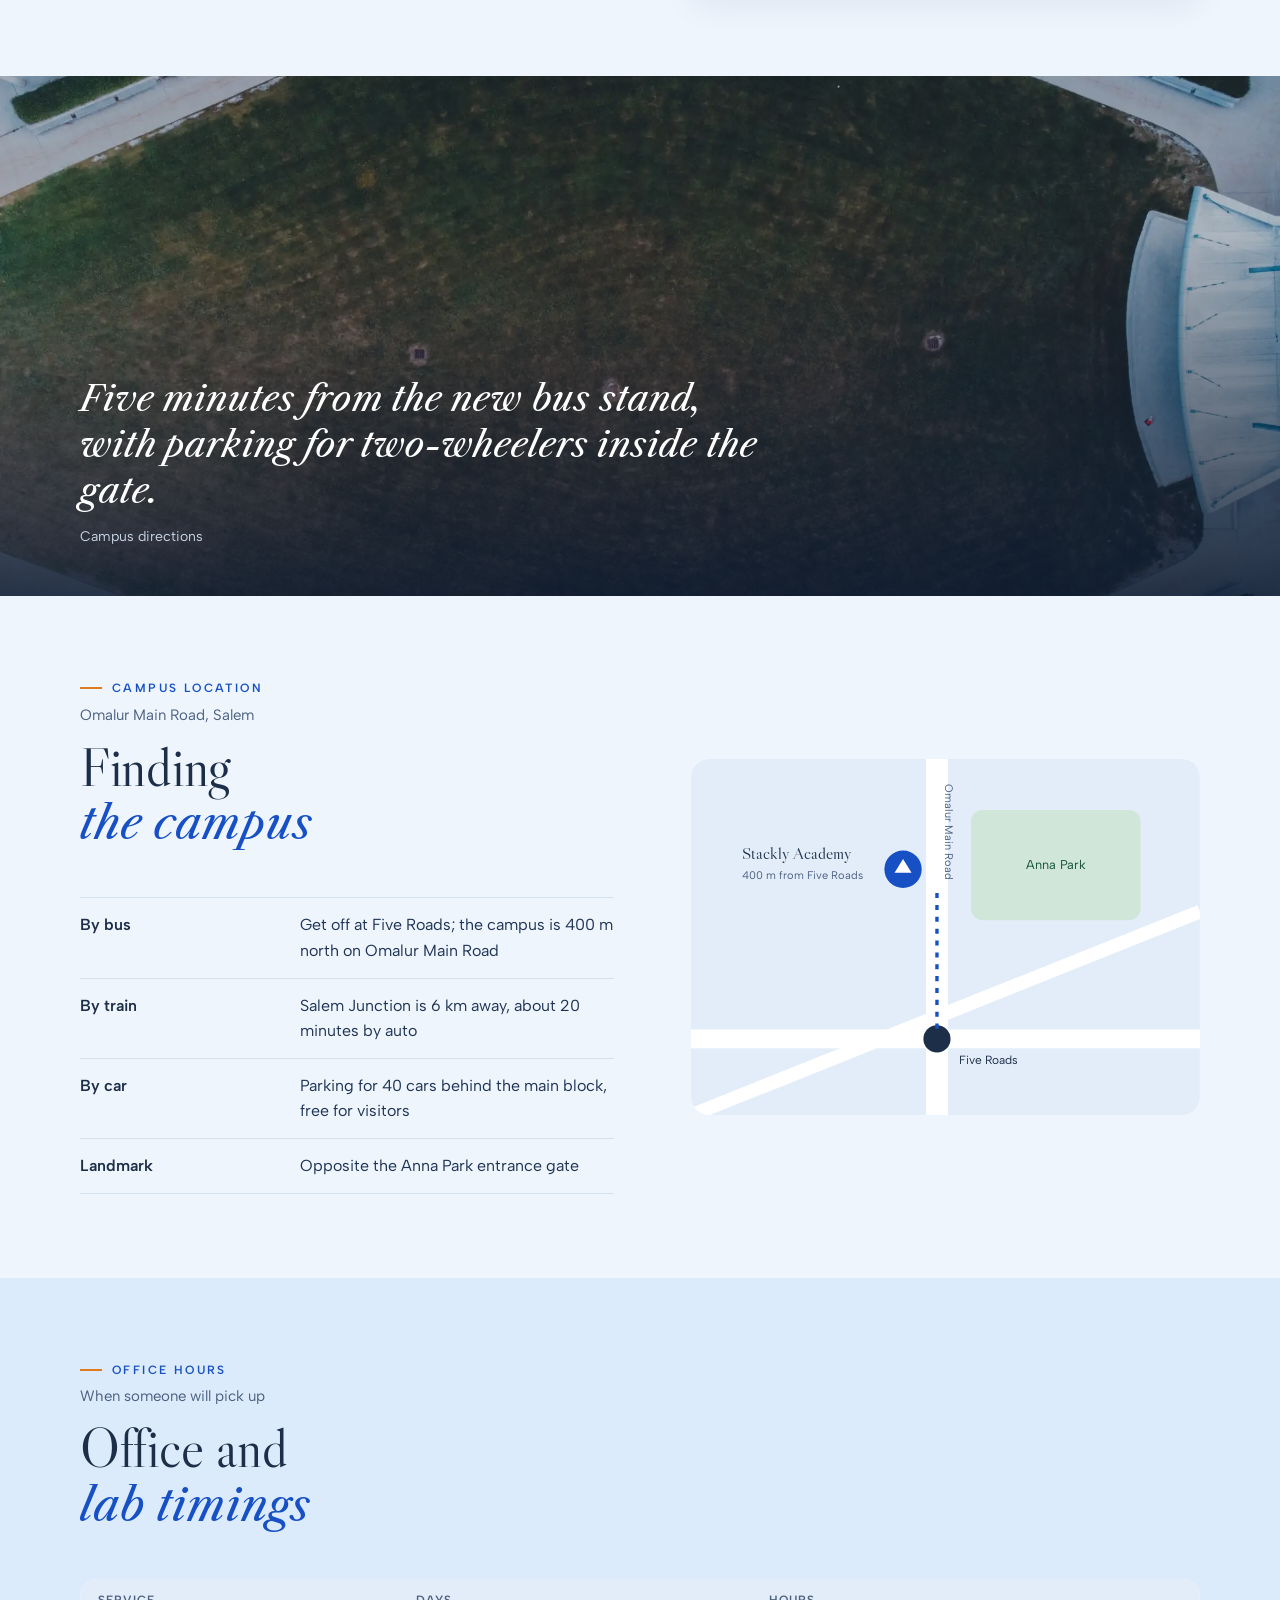
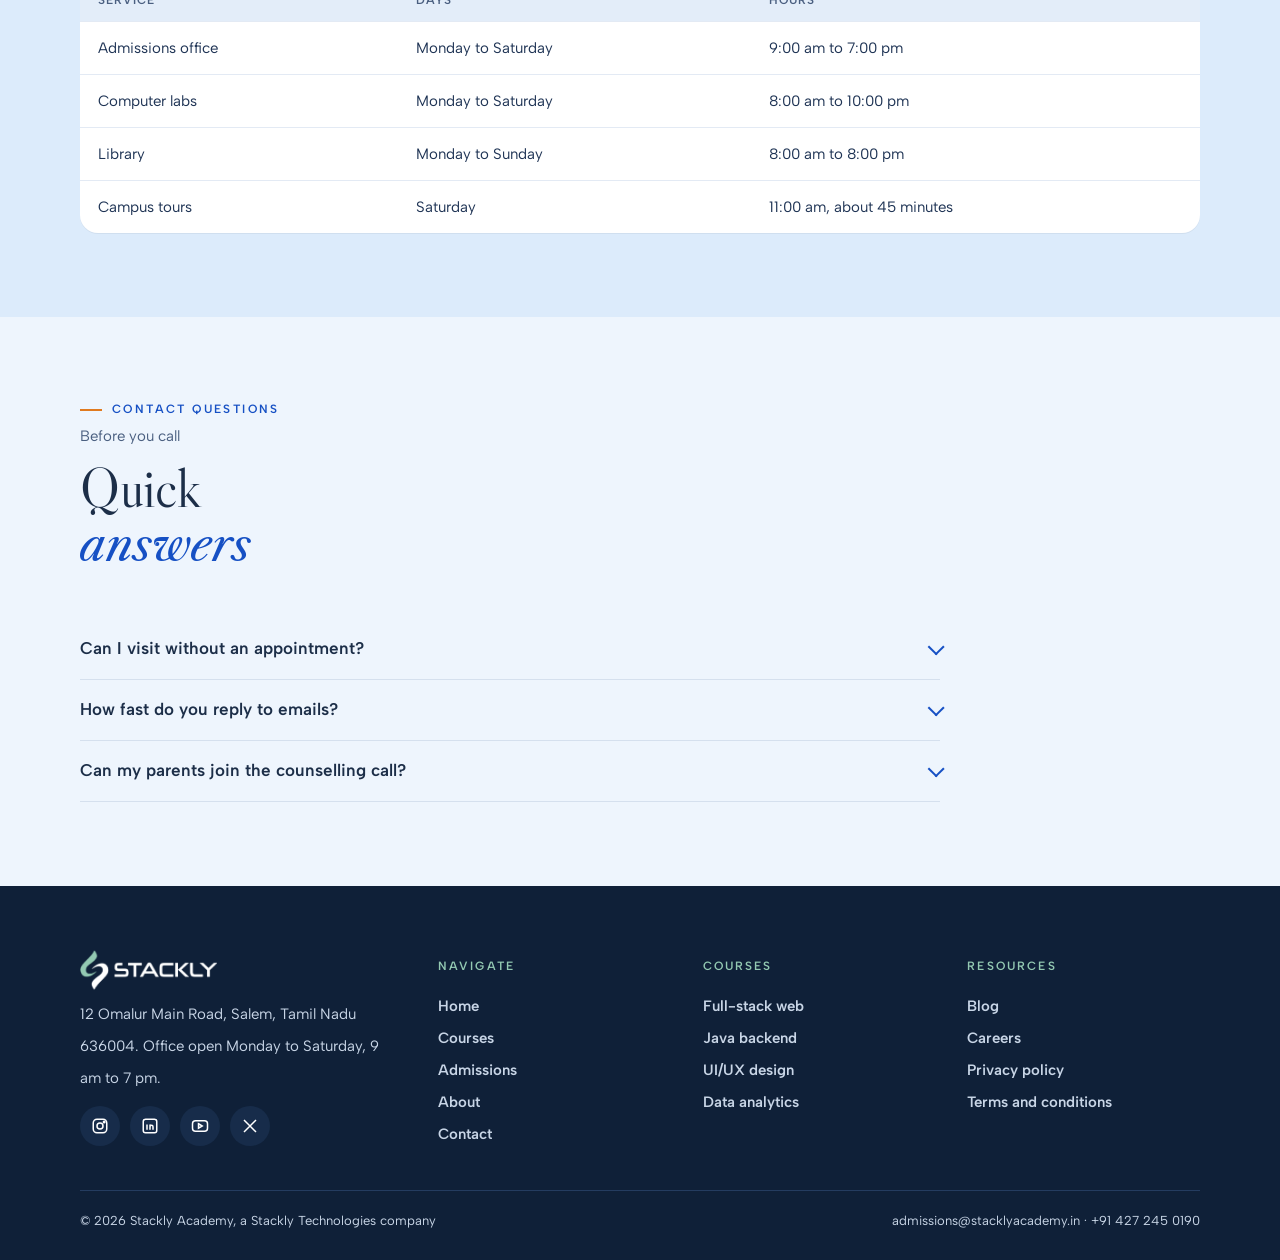
<file: contact.html>
<!doctype html>
<html lang="en-IN">
<head>
<meta charset="utf-8">
<meta name="viewport" content="width=device-width,initial-scale=1">
<title>Contact | Stackly Academy</title>
<meta name="description" content="Contact Stackly Academy in Salem: phone, email, enquiry form, campus location and office hours.">
<link rel="icon" href="logo-light.webp" type="image/webp">
<link rel="preload" href="libre-caslon-display-latin-400-normal.woff2" as="font" type="font/woff2" crossorigin>
<link rel="stylesheet" href="styles.css">
</head>
<body>
<a class="sr" href="#main">Skip to content</a>
<header class="hdr">
  <a class="brand" href="index.html" data-splash aria-label="Stackly Academy home"><img src="logo-light.webp" alt="Stackly" width="137" height="40"><span class="brand__sub">Academy</span></a>
  <nav class="hdr__nav" aria-label="Main"><a href="index.html">Home</a><a href="courses.html">Courses</a><a href="admissions.html">Admissions</a><a href="about.html">About</a><a href="contact.html" aria-current="page">Contact</a></nav>
  <a class="btn btn--solid hdr__signin" href="signin.html">Sign in</a>
  <button class="hdr__burger" type="button" aria-label="Menu" aria-expanded="false" aria-controls="mmenu"><svg width="20" height="14" viewBox="0 0 20 14" fill="none" stroke="currentColor" stroke-width="2" aria-hidden="true"><path d="M0 1h20M0 7h20M0 13h20"/></svg></button>
</header>
<div class="mmenu" id="mmenu" hidden><nav aria-label="Mobile"><a href="index.html">Home</a><a href="courses.html">Courses</a><a href="admissions.html">Admissions</a><a href="about.html">About</a><a href="contact.html" aria-current="page">Contact</a></nav><div class="mmenu__cta"><a class="btn btn--line" href="signin.html">Sign in</a><a class="btn btn--solid" href="signup.html">Create account</a></div></div>
<div class="splash" id="splash" hidden><img src="logo-light.webp" alt="Stackly" width="137" height="40"></div><main id="main">
<section class="hero hero--page" aria-labelledby="page-title">
  <img class="hero__bg" src="hero-contact.webp" alt="The white and navy information desk in a bright library with wooden shelving and a curved slatted ceiling" fetchpriority="high">
  <svg class="trail" viewBox="0 0 1440 220" preserveAspectRatio="none" aria-hidden="true"><path d="M-20 200 C 380 40, 900 230, 1330 40" fill="none" stroke="currentColor" stroke-width="2" stroke-dasharray="3 10" vector-effect="non-scaling-stroke"/><path d="M1330 40 l26 -14 -8 22 z" fill="currentColor"/></svg>
  <div class="page-card" data-tilt="7">
    <div class="book__bar"><strong>Stackly Academy</strong><nav class="crumbs" aria-label="Breadcrumb"><a href="index.html">Home</a><span aria-current="page">Contact</span></nav></div>
    <p class="eyebrow">Contact</p><p class="kicker">We reply within one working day</p>
    <h1 id="page-title">Get in touch <em class="acc">and talk to a real counsellor</em></h1>
    <p class="lead">Call, write or walk in. Counsellors answer questions about courses, fees and batches; they do not work on commission.</p>
    
  </div>
</section>

<section class="sec" aria-labelledby="enq-t">
  <div class="wrap split" style="align-items:start">
    <div><div class="sh rv" data-rv="up"><p class="eyebrow">Enquiry</p><p class="kicker">Tell us what you want to learn</p><h2 id="enq-t">Send us <em class="acc">a quick enquiry</em></h2></div>
      <dl class="dl rv" data-rv="up"><dt>Phone</dt><dd>+91 427 245 0190, Monday to Saturday</dd><dt>Email</dt><dd>admissions@stacklyacademy.in</dd><dt>WhatsApp</dt><dd>+91 94432 18760</dd><dt>Walk in</dt><dd>12 Omalur Main Road, Salem 636004</dd></dl></div>
    <div class="card card--cream rv" data-rv="right"><div class="card__body"><form class="form" data-validate="enquiry" aria-label="Enquiry form">
      <div class="form__row"><div class="field"><label for="e-first">First name</label><input class="inp" id="e-first" name="first" type="text" data-v="name" maxlength="16" autocomplete="given-name"></div><div class="field"><label for="e-last">Last name</label><input class="inp" id="e-last" name="last" type="text" data-v="name" maxlength="16" autocomplete="family-name"></div></div>
      <div class="form__row"><div class="field"><label for="e-email">Email</label><input class="inp" id="e-email" name="email" type="email" data-v="email" maxlength="64" autocomplete="email"></div><div class="field"><label for="e-phone">Phone</label><input class="inp" id="e-phone" name="phone" type="tel" data-v="phone" maxlength="10" autocomplete="tel-national" inputmode="numeric"></div></div>
      <div class="form__row"><div class="field"><label for="e-pin">Pincode</label><input class="inp" id="e-pin" name="pincode" type="text" data-v="pincode" maxlength="6" autocomplete="postal-code" inputmode="numeric"></div><div class="field"><label for="e-age">Age</label><input class="inp" id="e-age" name="age" type="text" data-v="range" maxlength="2" inputmode="numeric" data-min="16" data-max="60"></div></div>
      <div class="form__row"><div class="field"><label for="e-course">Course of interest</label><select class="inp" id="e-course" name="course" data-v="select"><option value="">Choose a course</option><option value="fullstack">Full-Stack Web Development</option><option value="java">Java Backend Engineering</option><option value="cloud">Cloud and DevOps</option><option value="uiux">UI/UX Design</option><option value="data">Data Analytics with Python</option><option value="marketing">Digital Marketing</option></select></div><div class="field"><label for="e-start">Preferred start date</label><input class="inp" id="e-start" name="start" type="date" data-v="future"></div></div>
      <div class="field"><label for="e-msg">Message</label><textarea class="inp" id="e-msg" name="message" data-v="text" maxlength="600"></textarea></div>
      <button class="btn btn--solid" type="submit" style="justify-self:start">Send enquiry</button>
    </form></div></div>
  </div>
</section>

<figure class="band" aria-label="Campus from above">
  <img src="band-contact.webp" alt="Aerial view of the campus lawn framed by curved walkways, hedges and residence blocks" loading="lazy">
  <div class="wrap"><blockquote>Five minutes from the new bus stand, with parking for two-wheelers inside the gate.</blockquote><figcaption>Campus directions</figcaption></div>
</figure>

<section class="sec" aria-labelledby="loc-t">
  <div class="wrap split">
    <div><div class="sh rv" data-rv="up"><p class="eyebrow">Campus location</p><p class="kicker">Omalur Main Road, Salem</p><h2 id="loc-t">Finding <em class="acc">the campus</em></h2></div>
      <dl class="dl rv" data-rv="up"><dt>By bus</dt><dd>Get off at Five Roads; the campus is 400 m north on Omalur Main Road</dd><dt>By train</dt><dd>Salem Junction is 6 km away, about 20 minutes by auto</dd><dt>By car</dt><dd>Parking for 40 cars behind the main block, free for visitors</dd><dt>Landmark</dt><dd>Opposite the Anna Park entrance gate</dd></dl></div>
    <div class="map rv" data-rv="zoom"><svg viewBox="0 0 600 420" role="img" aria-label="Map sketch: Stackly Academy on Omalur Main Road, 400 metres north of Five Roads junction, opposite Anna Park">
      <rect width="600" height="420" fill="#E3EDF9"/><rect x="330" y="60" width="200" height="130" rx="14" fill="#CFE6D8"/><text x="430" y="130" text-anchor="middle" font-family="Albert Sans,sans-serif" font-size="15" fill="#155238">Anna Park</text>
      <path d="M290 0 V420" stroke="#fff" stroke-width="26"/><path d="M0 330 H600" stroke="#fff" stroke-width="22"/><path d="M0 420 L600 180" stroke="#fff" stroke-width="16"/>
      <text x="300" y="30" font-family="Albert Sans,sans-serif" font-size="13" fill="#4A5F80" transform="rotate(90 300 30)">Omalur Main Road</text>
      <circle cx="290" cy="330" r="16" fill="#1C2E48"/><text x="316" y="360" font-family="Albert Sans,sans-serif" font-size="14" fill="#1C2E48">Five Roads</text>
      <path d="M290 318 V150" stroke="#1650C4" stroke-width="4" stroke-dasharray="6 8"/>
      <circle cx="250" cy="130" r="22" fill="#1650C4"/><path d="M250 118 l10 16 h-20z" fill="#fff"/><text x="60" y="118" font-family="Caslon Display,serif" font-size="20" fill="#1C2E48">Stackly Academy</text><text x="60" y="142" font-family="Albert Sans,sans-serif" font-size="13" fill="#4A5F80">400 m from Five Roads</text>
    </svg></div>
  </div>
</section>

<section class="sec sec--alt" aria-labelledby="hrs-t">
  <div class="wrap">
    <div class="sh rv" data-rv="up"><p class="eyebrow">Office hours</p><p class="kicker">When someone will pick up</p><h2 id="hrs-t">Office and <em class="acc">lab timings</em></h2></div>
    <div class="tbl-wrap rv" data-rv="up"><table class="tbl"><caption class="sr">Office hours</caption><thead><tr><th scope="col">Service</th><th scope="col">Days</th><th scope="col">Hours</th></tr></thead><tbody><tr><td data-label="Service">Admissions office</td><td data-label="Days">Monday to Saturday</td><td data-label="Hours">9:00 am to 7:00 pm</td></tr><tr><td data-label="Service">Computer labs</td><td data-label="Days">Monday to Saturday</td><td data-label="Hours">8:00 am to 10:00 pm</td></tr><tr><td data-label="Service">Library</td><td data-label="Days">Monday to Sunday</td><td data-label="Hours">8:00 am to 8:00 pm</td></tr><tr><td data-label="Service">Campus tours</td><td data-label="Days">Saturday</td><td data-label="Hours">11:00 am, about 45 minutes</td></tr></tbody></table></div>
  </div>
</section>

<section class="sec" aria-labelledby="cfaq-t">
  <div class="wrap">
    <div class="sh rv" data-rv="up"><p class="eyebrow">Contact questions</p><p class="kicker">Before you call</p><h2 id="cfaq-t">Quick <em class="acc">answers</em></h2></div>
    <div class="faq rv" data-rv="up"><details><summary>Can I visit without an appointment?</summary><p>Yes, during office hours. For a campus tour with a mentor, come on Saturday at 11 am.</p></details><details><summary>How fast do you reply to emails?</summary><p>Within one working day. Enquiries after 7 pm on Saturday get a reply on Monday.</p></details><details><summary>Can my parents join the counselling call?</summary><p>Of course. Many learners bring a parent or spouse; tell us when you book and we will plan a longer slot.</p></details></div>
  </div>
</section>
</main><footer class="ftr">
  <div class="wrap">
    <div class="ftr__grid">
      <div class="ftr__brand"><a class="brand" href="index.html" data-splash aria-label="Stackly Academy home"><img src="logo-dark.webp" alt="Stackly" width="137" height="40"></a>
        <p>12 Omalur Main Road, Salem, Tamil Nadu 636004. Office open Monday to Saturday, 9 am to 7 pm.</p>
        <div class="social"><a href="404.html" aria-label="Stackly Academy on Instagram"><svg width="18" height="18" viewBox="0 0 24 24" fill="none" stroke="currentColor" stroke-width="2" aria-hidden="true"><rect x="3" y="3" width="18" height="18" rx="5"/><circle cx="12" cy="12" r="4"/><circle cx="17.5" cy="6.5" r="1"/></svg></a><a href="404.html" aria-label="Stackly Academy on LinkedIn"><svg width="18" height="18" viewBox="0 0 24 24" fill="none" stroke="currentColor" stroke-width="2" aria-hidden="true"><rect x="3" y="3" width="18" height="18" rx="3"/><path d="M8 10v7M8 7v.01M12 17v-4a2 2 0 014 0v4M12 10v7"/></svg></a><a href="404.html" aria-label="Stackly Academy on YouTube"><svg width="18" height="18" viewBox="0 0 24 24" fill="none" stroke="currentColor" stroke-width="2" aria-hidden="true"><rect x="2" y="5" width="20" height="14" rx="4"/><path d="M10 9l5 3-5 3z"/></svg></a><a href="404.html" aria-label="Stackly Academy on X"><svg width="18" height="18" viewBox="0 0 24 24" fill="none" stroke="currentColor" stroke-width="2" aria-hidden="true"><path d="M4 4l16 16M20 4L4 20"/></svg></a></div></div>
      <div><h2>Navigate</h2><ul><li><a href="index.html">Home</a></li><li><a href="courses.html">Courses</a></li><li><a href="admissions.html">Admissions</a></li><li><a href="about.html">About</a></li><li><a href="contact.html">Contact</a></li></ul></div>
      <div><h2>Courses</h2><ul><li><a href="404.html">Full-stack web</a></li><li><a href="404.html">Java backend</a></li><li><a href="404.html">UI/UX design</a></li><li><a href="404.html">Data analytics</a></li></ul></div>
      <div><h2>Resources</h2><ul><li><a href="404.html">Blog</a></li><li><a href="404.html">Careers</a></li><li><a href="404.html">Privacy policy</a></li><li><a href="404.html">Terms and conditions</a></li></ul></div>
    </div>
    <div class="ftr__base"><span>© 2026 Stackly Academy, a Stackly Technologies company</span><span>admissions@stacklyacademy.in · +91 427 245 0190</span></div>
  </div>
</footer>
<div class="modal" id="modal" hidden role="dialog" aria-modal="true" aria-labelledby="modal-t"><div class="modal__box"><h2 id="modal-t">Notice</h2><p></p><button class="btn btn--solid" type="button">OK</button></div></div>
<script src="script.js"></script>
</body>
</html>
</file>
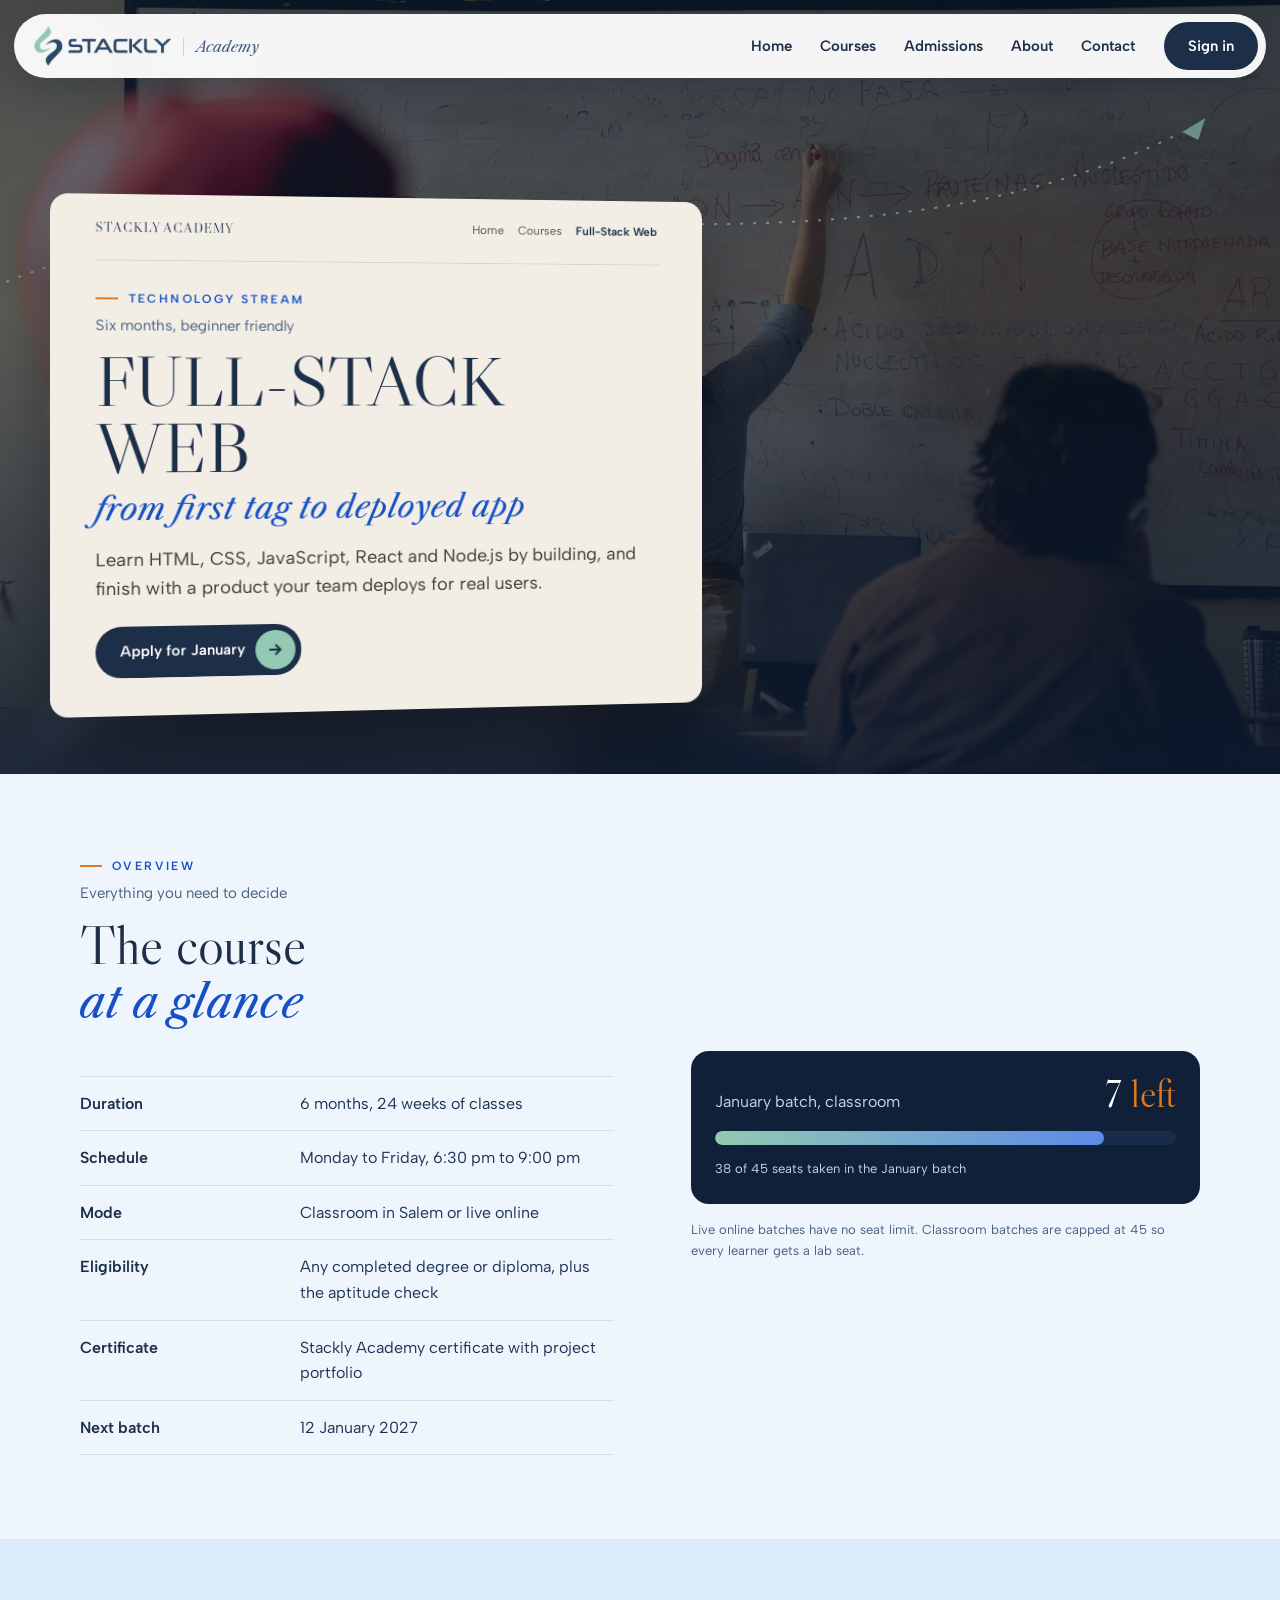
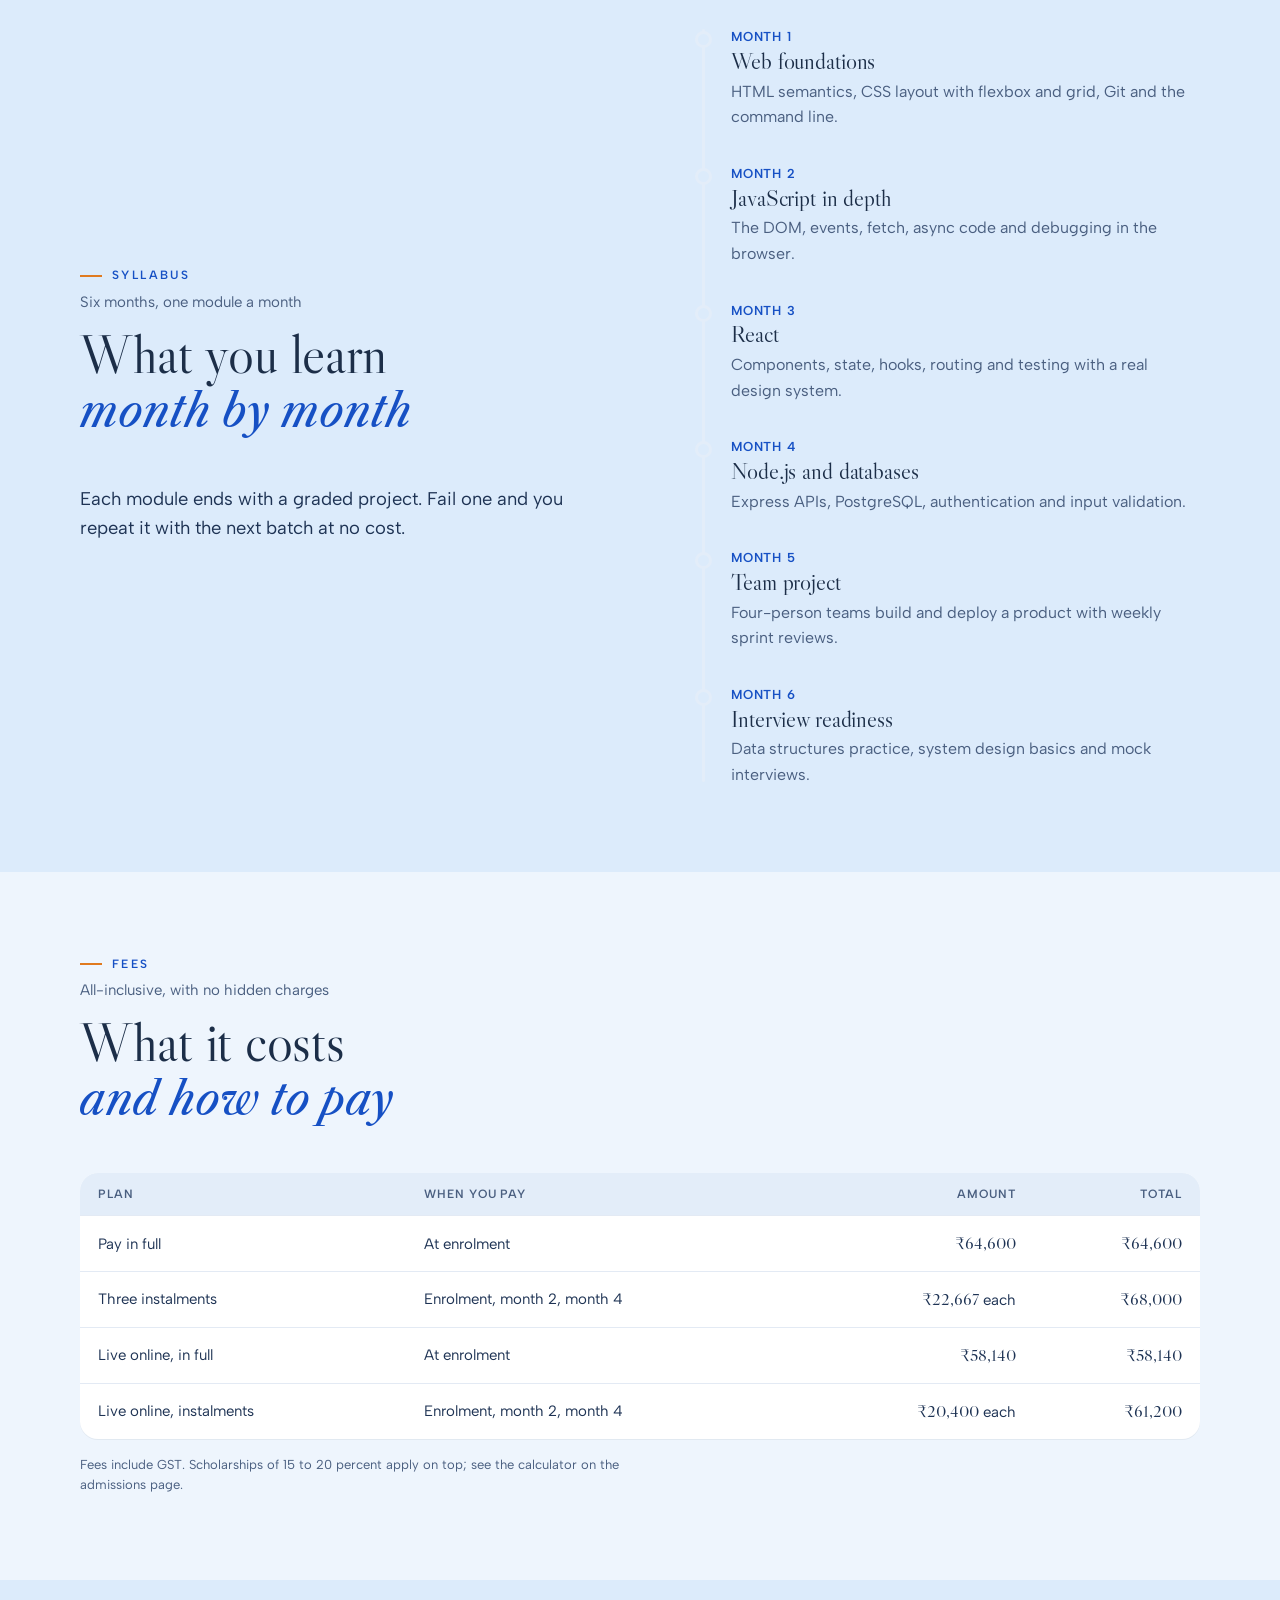
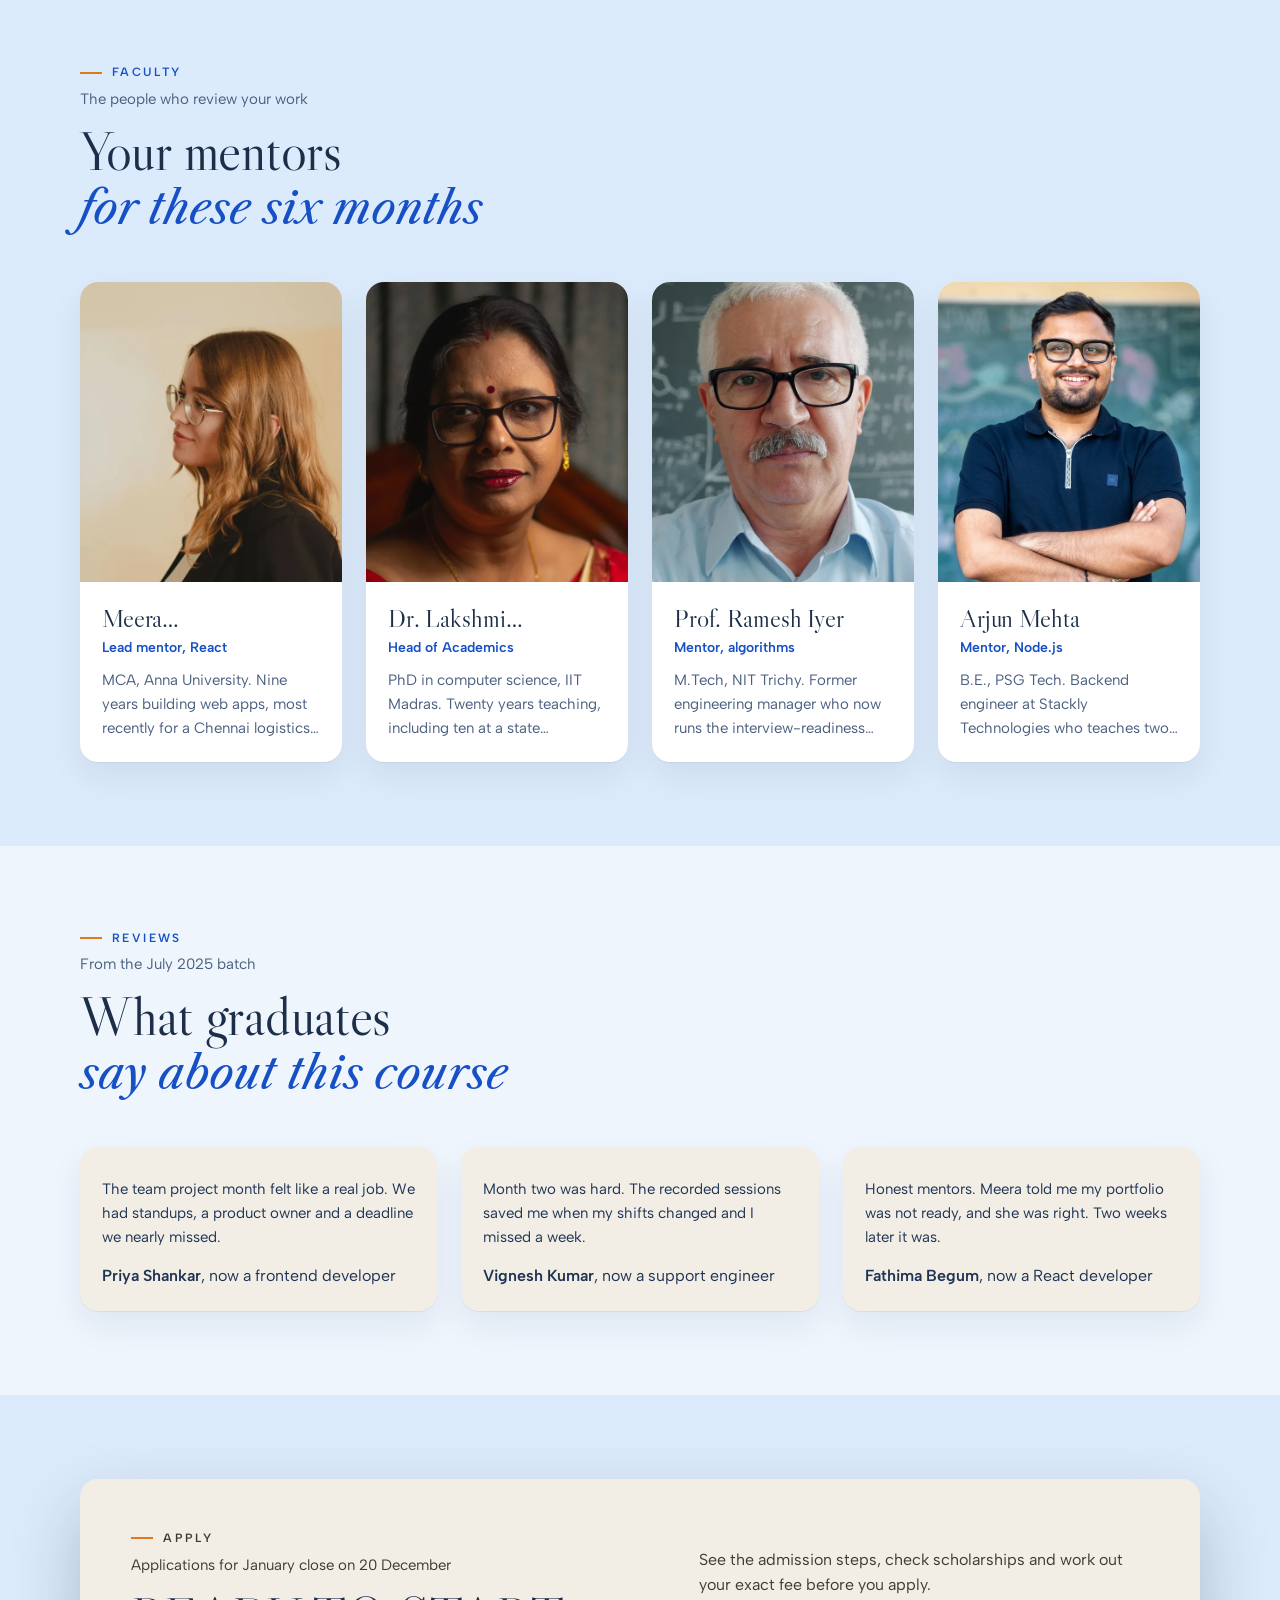
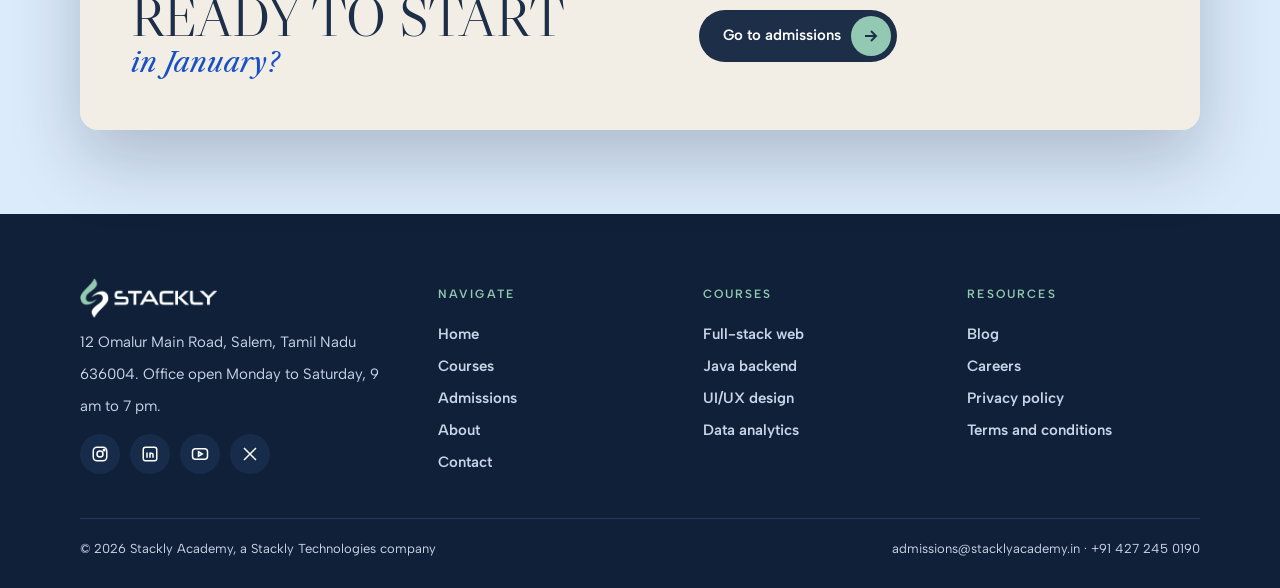
<file: course-detail.html>
<!doctype html>
<html lang="en-IN">
<head>
<meta charset="utf-8">
<meta name="viewport" content="width=device-width,initial-scale=1">
<title>Full-Stack Web Development | Stackly Academy</title>
<meta name="description" content="Six-month full-stack web course: syllabus, fees, faculty and reviews.">
<link rel="icon" href="logo-light.webp" type="image/webp">
<link rel="preload" href="libre-caslon-display-latin-400-normal.woff2" as="font" type="font/woff2" crossorigin>
<link rel="stylesheet" href="styles.css">
</head>
<body>
<a class="sr" href="#main">Skip to content</a>
<header class="hdr">
  <a class="brand" href="index.html" data-splash aria-label="Stackly Academy home"><img src="logo-light.webp" alt="Stackly" width="137" height="40"><span class="brand__sub">Academy</span></a>
  <nav class="hdr__nav" aria-label="Main"><a href="index.html">Home</a><a href="courses.html">Courses</a><a href="admissions.html">Admissions</a><a href="about.html">About</a><a href="contact.html">Contact</a></nav>
  <a class="btn btn--solid hdr__signin" href="signin.html">Sign in</a>
  <button class="hdr__burger" type="button" aria-label="Menu" aria-expanded="false" aria-controls="mmenu"><svg width="20" height="14" viewBox="0 0 20 14" fill="none" stroke="currentColor" stroke-width="2" aria-hidden="true"><path d="M0 1h20M0 7h20M0 13h20"/></svg></button>
</header>
<div class="mmenu" id="mmenu" hidden><nav aria-label="Mobile"><a href="index.html">Home</a><a href="courses.html">Courses</a><a href="admissions.html">Admissions</a><a href="about.html">About</a><a href="contact.html">Contact</a></nav><div class="mmenu__cta"><a class="btn btn--line" href="signin.html">Sign in</a><a class="btn btn--solid" href="signup.html">Create account</a></div></div>
<div class="splash" id="splash" hidden><img src="logo-light.webp" alt="Stackly" width="137" height="40"></div><main id="main">
<section class="hero hero--page" aria-labelledby="page-title">
  <img class="hero__bg" src="hero-course-detail.webp" alt="A teacher writing on a whiteboard while learners watch from their desks" fetchpriority="high">
  <svg class="trail" viewBox="0 0 1440 220" preserveAspectRatio="none" aria-hidden="true"><path d="M-20 200 C 380 40, 900 230, 1330 40" fill="none" stroke="currentColor" stroke-width="2" stroke-dasharray="3 10" vector-effect="non-scaling-stroke"/><path d="M1330 40 l26 -14 -8 22 z" fill="currentColor"/></svg>
  <div class="page-card" data-tilt="7">
    <div class="book__bar"><strong>Stackly Academy</strong><nav class="crumbs" aria-label="Breadcrumb"><a href="index.html">Home</a><a href="courses.html">Courses</a><span aria-current="page">Full-Stack Web</span></nav></div>
    <p class="eyebrow">Technology stream</p><p class="kicker">Six months, beginner friendly</p>
    <h1 id="page-title">Full-stack web <em class="acc">from first tag to deployed app</em></h1>
    <p class="lead">Learn HTML, CSS, JavaScript, React and Node.js by building, and finish with a product your team deploys for real users.</p>
    <a class="btn btn--solid pill" href="admissions.html">Apply for January <i><svg width="14" height="14" viewBox="0 0 14 14" fill="none" stroke="currentColor" stroke-width="2" aria-hidden="true"><path d="M1 7h11M7 2l5 5-5 5"/></svg></i></a>
  </div>
</section>

<section class="sec" aria-labelledby="ov-t">
  <div class="wrap split">
    <div><div class="sh rv" data-rv="up"><p class="eyebrow">Overview</p><p class="kicker">Everything you need to decide</p><h2 id="ov-t">The course <em class="acc">at a glance</em></h2></div>
      <dl class="dl rv" data-rv="up"><dt>Duration</dt><dd>6 months, 24 weeks of classes</dd><dt>Schedule</dt><dd>Monday to Friday, 6:30 pm to 9:00 pm</dd><dt>Mode</dt><dd>Classroom in Salem or live online</dd><dt>Eligibility</dt><dd>Any completed degree or diploma, plus the aptitude check</dd><dt>Certificate</dt><dd>Stackly Academy certificate with project portfolio</dd><dt>Next batch</dt><dd>12 January 2027</dd></dl></div>
    <div class="rv" data-rv="right"><div class="meter" data-fx="seats" data-taken="38" data-total="45">
      <div class="meter__top"><span>January batch, classroom</span><span class="meter__n">45<span class="suf"> left</span></span></div>
      <div class="meter__track"><div class="meter__fill"></div></div><small class="meter__caption">Seats update daily</small></div>
      <p class="caveat">Live online batches have no seat limit. Classroom batches are capped at 45 so every learner gets a lab seat.</p></div>
  </div>
</section>

<section class="sec sec--alt" aria-labelledby="syl-t">
  <div class="wrap split">
    <div><div class="sh rv" data-rv="up"><p class="eyebrow">Syllabus</p><p class="kicker">Six months, one module a month</p><h2 id="syl-t">What you learn <em class="acc">month by month</em></h2></div>
      <p class="lead">Each module ends with a graded project. Fail one and you repeat it with the next batch at no cost.</p></div>
    <ol class="tl" data-fx="timeline"><li><p class="when">Month 1</p><h3>Web foundations</h3><p>HTML semantics, CSS layout with flexbox and grid, Git and the command line.</p></li><li><p class="when">Month 2</p><h3>JavaScript in depth</h3><p>The DOM, events, fetch, async code and debugging in the browser.</p></li><li><p class="when">Month 3</p><h3>React</h3><p>Components, state, hooks, routing and testing with a real design system.</p></li><li><p class="when">Month 4</p><h3>Node.js and databases</h3><p>Express APIs, PostgreSQL, authentication and input validation.</p></li><li><p class="when">Month 5</p><h3>Team project</h3><p>Four-person teams build and deploy a product with weekly sprint reviews.</p></li><li><p class="when">Month 6</p><h3>Interview readiness</h3><p>Data structures practice, system design basics and mock interviews.</p></li></ol>
  </div>
</section>

<section class="sec" aria-labelledby="fee-t">
  <div class="wrap">
    <div class="sh rv" data-rv="up"><p class="eyebrow">Fees</p><p class="kicker">All-inclusive, with no hidden charges</p><h2 id="fee-t">What it costs <em class="acc">and how to pay</em></h2></div>
    <div class="tbl-wrap rv" data-rv="up"><table class="tbl"><caption class="sr">Fee plans for Full-Stack Web Development</caption><thead><tr><th scope="col">Plan</th><th scope="col">When you pay</th><th scope="col" class=r>Amount</th><th scope="col" class=r>Total</th></tr></thead><tbody><tr><td data-label="Plan">Pay in full</td><td data-label="When you pay">At enrolment</td><td data-label="Amount" class=r><span class="num">₹64,600</span></td><td data-label="Total" class=r><span class="num">₹64,600</span></td></tr><tr><td data-label="Plan">Three instalments</td><td data-label="When you pay">Enrolment, month 2, month 4</td><td data-label="Amount" class=r><span class="num">₹22,667</span> each</td><td data-label="Total" class=r><span class="num">₹68,000</span></td></tr><tr><td data-label="Plan">Live online, in full</td><td data-label="When you pay">At enrolment</td><td data-label="Amount" class=r><span class="num">₹58,140</span></td><td data-label="Total" class=r><span class="num">₹58,140</span></td></tr><tr><td data-label="Plan">Live online, instalments</td><td data-label="When you pay">Enrolment, month 2, month 4</td><td data-label="Amount" class=r><span class="num">₹20,400</span> each</td><td data-label="Total" class=r><span class="num">₹61,200</span></td></tr></tbody></table></div>
    <p class="caveat rv" data-rv="up">Fees include GST. Scholarships of 15 to 20 percent apply on top; see the calculator on the admissions page.</p>
  </div>
</section>

<section class="sec sec--alt" aria-labelledby="fac-t">
  <div class="wrap">
    <div class="sh rv" data-rv="up"><p class="eyebrow">Faculty</p><p class="kicker">The people who review your work</p><h2 id="fac-t">Your mentors <em class="acc">for these six months</em></h2></div>
    <div class="grid g4"><article class="card fac rv" data-rv="up" style="--d:0.0s"><img class="card__img" src="faculty-1.webp" alt="A lecturer with glasses holding papers and a book, smiling in a classroom" loading="lazy" width="600" height="750">
      <div class="card__body"><h3>Meera Balasubramanian</h3><p class="role">Lead mentor, React</p><p class="card__desc">MCA, Anna University. Nine years building web apps, most recently for a Chennai logistics company.</p></div></article><article class="card fac rv" data-rv="up" style="--d:0.08s"><img class="card__img" src="faculty-2.webp" alt="A senior woman lecturer in a red and gold saree and glasses" loading="lazy" width="600" height="750">
      <div class="card__body"><h3>Dr. Lakshmi Narayanan</h3><p class="role">Head of Academics</p><p class="card__desc">PhD in computer science, IIT Madras. Twenty years teaching, including ten at a state engineering college.</p></div></article><article class="card fac rv" data-rv="up" style="--d:0.16s"><img class="card__img" src="faculty-3.webp" alt="An older lecturer with glasses and a grey moustache in front of a chalkboard of equations" loading="lazy" width="600" height="750">
      <div class="card__body"><h3>Prof. Ramesh Iyer</h3><p class="role">Mentor, algorithms</p><p class="card__desc">M.Tech, NIT Trichy. Former engineering manager who now runs the interview-readiness month.</p></div></article><article class="card fac rv" data-rv="up" style="--d:0.24s"><img class="card__img" src="faculty-4.webp" alt="A smiling young man with glasses and a beard, arms crossed, in front of a chalkboard" loading="lazy" width="600" height="750">
      <div class="card__body"><h3>Arjun Mehta</h3><p class="role">Mentor, Node.js</p><p class="card__desc">B.E., PSG Tech. Backend engineer at Stackly Technologies who teaches two evenings a week.</p></div></article></div>
  </div>
</section>

<section class="sec" aria-labelledby="rev-t">
  <div class="wrap">
    <div class="sh rv" data-rv="up"><p class="eyebrow">Reviews</p><p class="kicker">From the July 2025 batch</p><h2 id="rev-t">What graduates <em class="acc">say about this course</em></h2></div>
    <div class="grid g3">
      <figure class="card card--cream rv" data-rv="up"><div class="card__body"><blockquote class="card__desc" style="color:var(--text)">The team project month felt like a real job. We had standups, a product owner and a deadline we nearly missed.</blockquote><figcaption style="margin-top:auto;padding-top:14px"><b>Priya Shankar</b>, now a frontend developer</figcaption></div></figure>
      <figure class="card card--cream rv" data-rv="up" style="--d:.08s"><div class="card__body"><blockquote class="card__desc" style="color:var(--text)">Month two was hard. The recorded sessions saved me when my shifts changed and I missed a week.</blockquote><figcaption style="margin-top:auto;padding-top:14px"><b>Vignesh Kumar</b>, now a support engineer</figcaption></div></figure>
      <figure class="card card--cream rv" data-rv="up" style="--d:.16s"><div class="card__body"><blockquote class="card__desc" style="color:var(--text)">Honest mentors. Meera told me my portfolio was not ready, and she was right. Two weeks later it was.</blockquote><figcaption style="margin-top:auto;padding-top:14px"><b>Fathima Begum</b>, now a React developer</figcaption></div></figure>
    </div>
  </div>
</section>

<section class="sec sec--alt" aria-labelledby="cta2-t">
  <div class="wrap"><div class="cta-book rv" data-rv="flip" data-tilt="0">
    <div><p class="eyebrow">Apply</p><p class="kicker">Applications for January close on 20 December</p><h2 id="cta2-t">Ready to start <em class="acc">in January?</em></h2></div>
    <div class="cta-book__side"><p>See the admission steps, check scholarships and work out your exact fee before you apply.</p><a class="btn btn--solid pill" href="admissions.html">Go to admissions <i><svg width="14" height="14" viewBox="0 0 14 14" fill="none" stroke="currentColor" stroke-width="2" aria-hidden="true"><path d="M1 7h11M7 2l5 5-5 5"/></svg></i></a></div>
  </div></div>
</section>
</main><footer class="ftr">
  <div class="wrap">
    <div class="ftr__grid">
      <div class="ftr__brand"><a class="brand" href="index.html" data-splash aria-label="Stackly Academy home"><img src="logo-dark.webp" alt="Stackly" width="137" height="40"></a>
        <p>12 Omalur Main Road, Salem, Tamil Nadu 636004. Office open Monday to Saturday, 9 am to 7 pm.</p>
        <div class="social"><a href="404.html" aria-label="Stackly Academy on Instagram"><svg width="18" height="18" viewBox="0 0 24 24" fill="none" stroke="currentColor" stroke-width="2" aria-hidden="true"><rect x="3" y="3" width="18" height="18" rx="5"/><circle cx="12" cy="12" r="4"/><circle cx="17.5" cy="6.5" r="1"/></svg></a><a href="404.html" aria-label="Stackly Academy on LinkedIn"><svg width="18" height="18" viewBox="0 0 24 24" fill="none" stroke="currentColor" stroke-width="2" aria-hidden="true"><rect x="3" y="3" width="18" height="18" rx="3"/><path d="M8 10v7M8 7v.01M12 17v-4a2 2 0 014 0v4M12 10v7"/></svg></a><a href="404.html" aria-label="Stackly Academy on YouTube"><svg width="18" height="18" viewBox="0 0 24 24" fill="none" stroke="currentColor" stroke-width="2" aria-hidden="true"><rect x="2" y="5" width="20" height="14" rx="4"/><path d="M10 9l5 3-5 3z"/></svg></a><a href="404.html" aria-label="Stackly Academy on X"><svg width="18" height="18" viewBox="0 0 24 24" fill="none" stroke="currentColor" stroke-width="2" aria-hidden="true"><path d="M4 4l16 16M20 4L4 20"/></svg></a></div></div>
      <div><h2>Navigate</h2><ul><li><a href="index.html">Home</a></li><li><a href="courses.html">Courses</a></li><li><a href="admissions.html">Admissions</a></li><li><a href="about.html">About</a></li><li><a href="contact.html">Contact</a></li></ul></div>
      <div><h2>Courses</h2><ul><li><a href="404.html">Full-stack web</a></li><li><a href="404.html">Java backend</a></li><li><a href="404.html">UI/UX design</a></li><li><a href="404.html">Data analytics</a></li></ul></div>
      <div><h2>Resources</h2><ul><li><a href="404.html">Blog</a></li><li><a href="404.html">Careers</a></li><li><a href="404.html">Privacy policy</a></li><li><a href="404.html">Terms and conditions</a></li></ul></div>
    </div>
    <div class="ftr__base"><span>© 2026 Stackly Academy, a Stackly Technologies company</span><span>admissions@stacklyacademy.in · +91 427 245 0190</span></div>
  </div>
</footer>
<div class="modal" id="modal" hidden role="dialog" aria-modal="true" aria-labelledby="modal-t"><div class="modal__box"><h2 id="modal-t">Notice</h2><p></p><button class="btn btn--solid" type="button">OK</button></div></div>
<script src="script.js"></script>
</body>
</html>
</file>
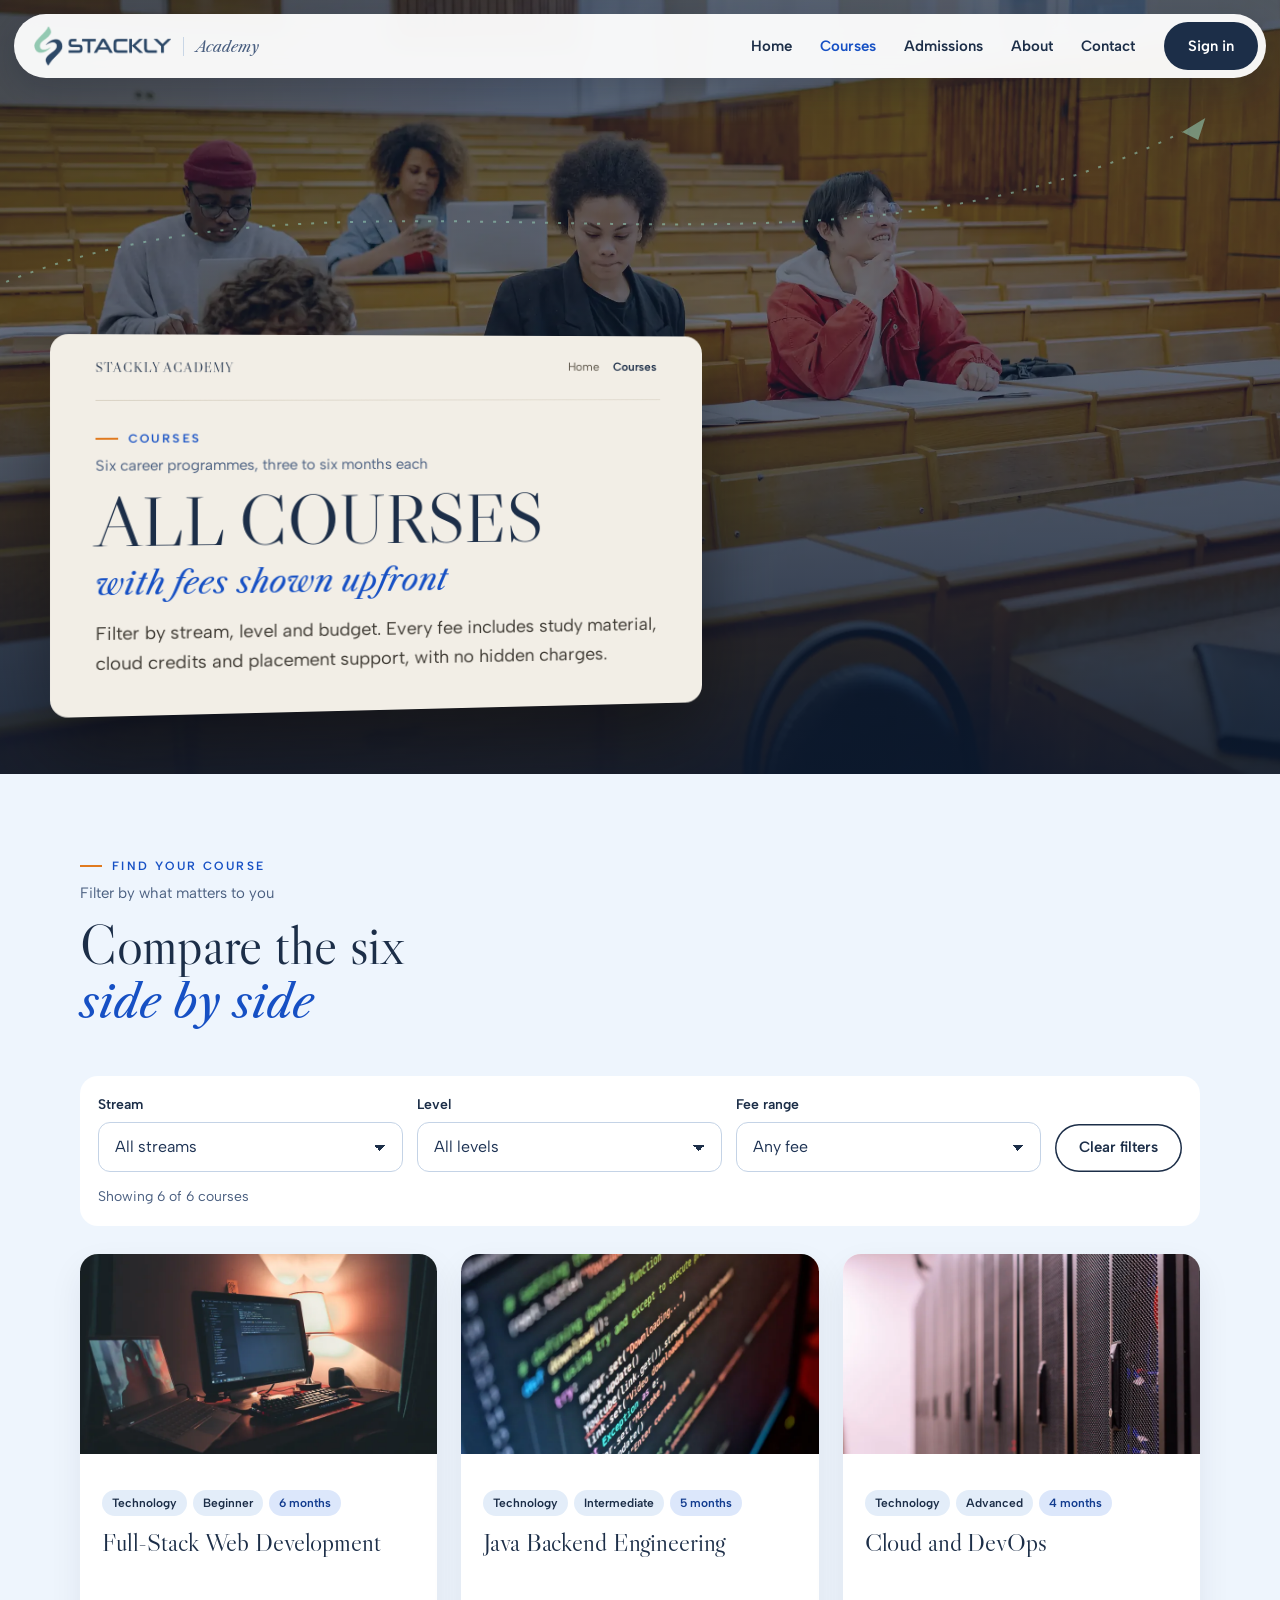
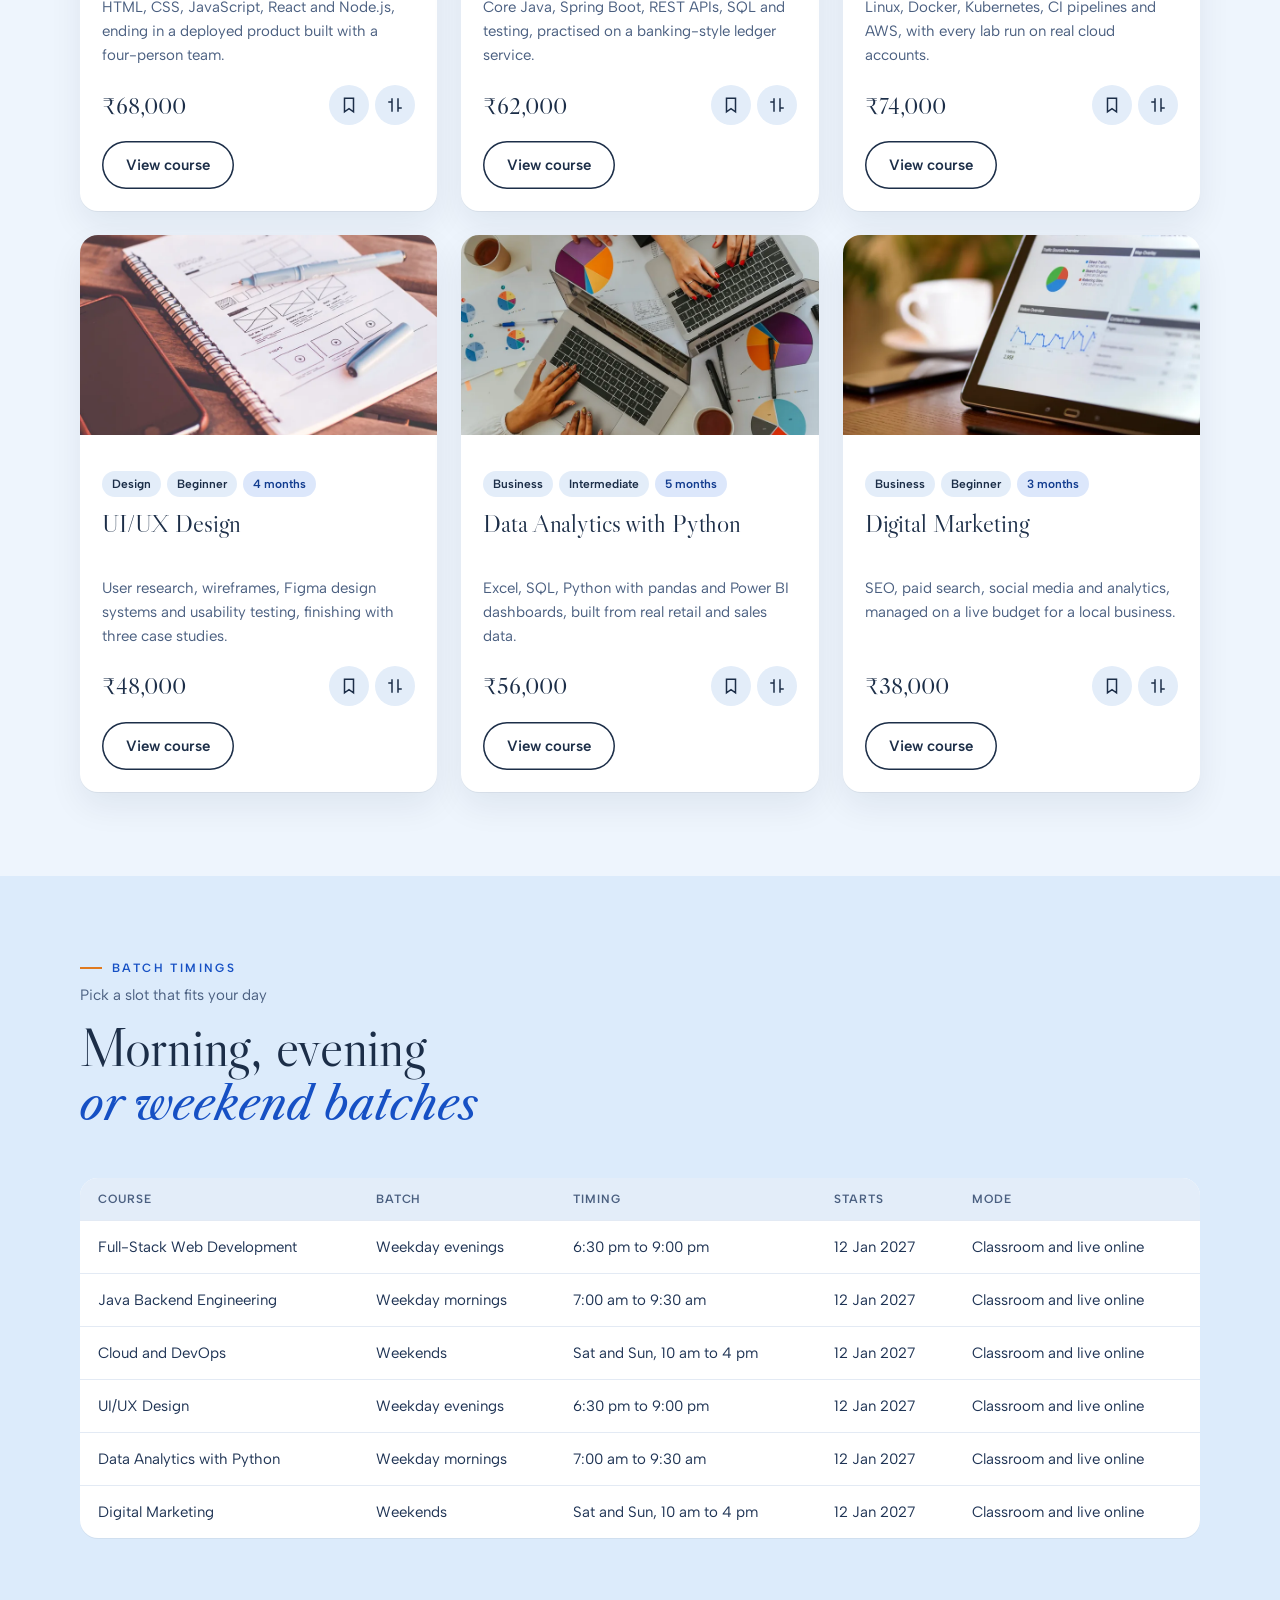
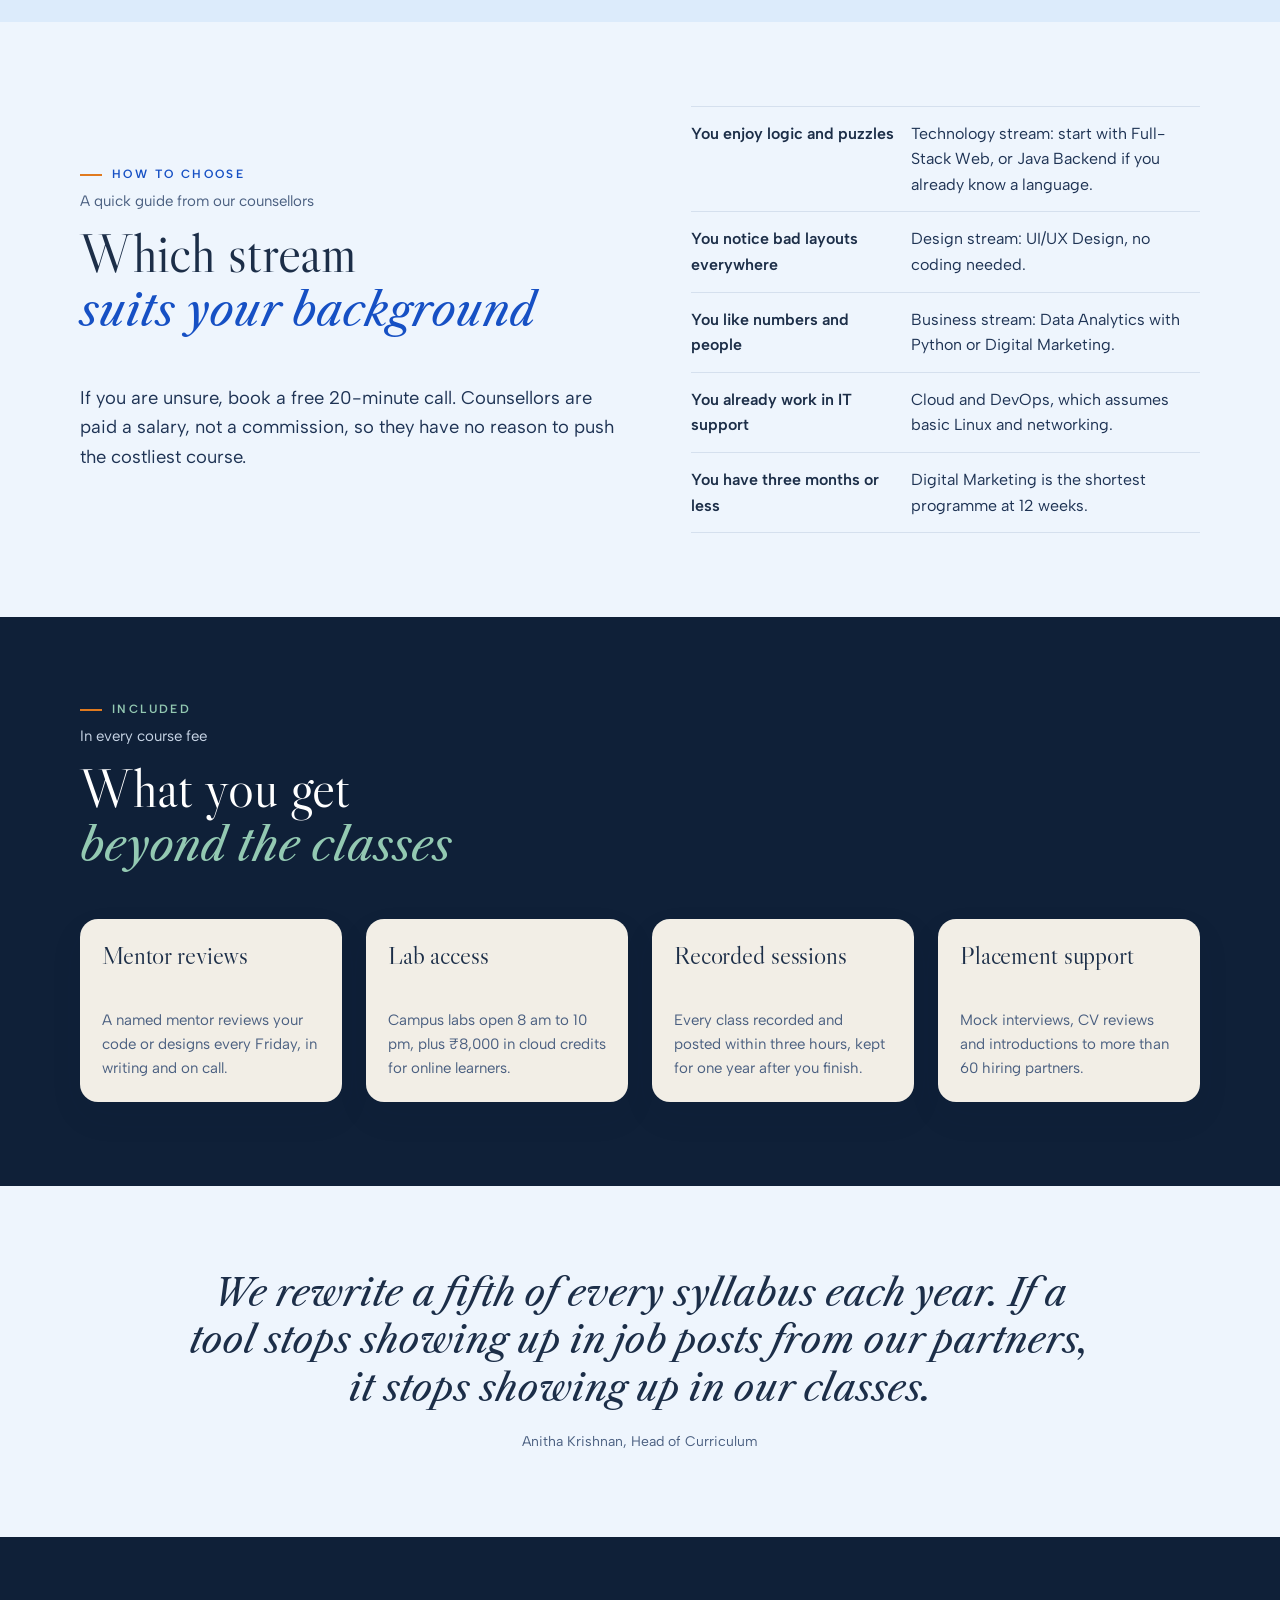
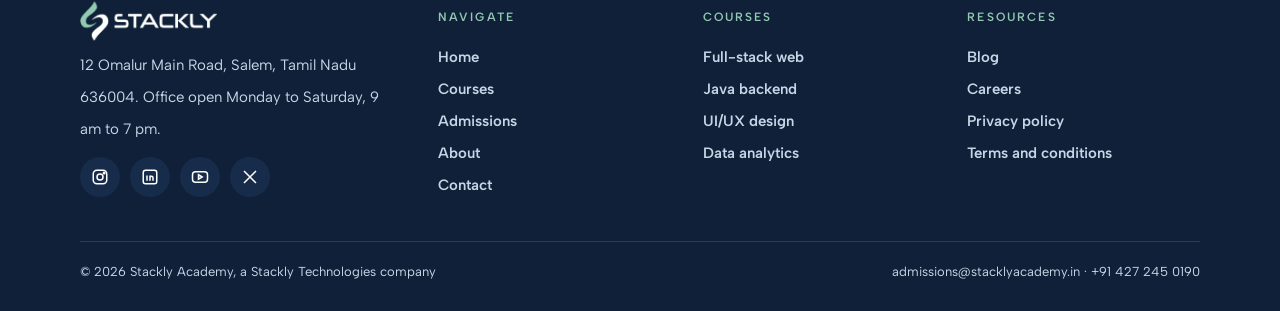
<file: courses.html>
<!doctype html>
<html lang="en-IN">
<head>
<meta charset="utf-8">
<meta name="viewport" content="width=device-width,initial-scale=1">
<title>Courses | Stackly Academy</title>
<meta name="description" content="Six career courses with fees, levels and batch timings. Filter by stream, level and fee range.">
<link rel="icon" href="logo-light.webp" type="image/webp">
<link rel="preload" href="libre-caslon-display-latin-400-normal.woff2" as="font" type="font/woff2" crossorigin>
<link rel="stylesheet" href="styles.css">
</head>
<body>
<a class="sr" href="#main">Skip to content</a>
<header class="hdr">
  <a class="brand" href="index.html" data-splash aria-label="Stackly Academy home"><img src="logo-light.webp" alt="Stackly" width="137" height="40"><span class="brand__sub">Academy</span></a>
  <nav class="hdr__nav" aria-label="Main"><a href="index.html">Home</a><a href="courses.html" aria-current="page">Courses</a><a href="admissions.html">Admissions</a><a href="about.html">About</a><a href="contact.html">Contact</a></nav>
  <a class="btn btn--solid hdr__signin" href="signin.html">Sign in</a>
  <button class="hdr__burger" type="button" aria-label="Menu" aria-expanded="false" aria-controls="mmenu"><svg width="20" height="14" viewBox="0 0 20 14" fill="none" stroke="currentColor" stroke-width="2" aria-hidden="true"><path d="M0 1h20M0 7h20M0 13h20"/></svg></button>
</header>
<div class="mmenu" id="mmenu" hidden><nav aria-label="Mobile"><a href="index.html">Home</a><a href="courses.html" aria-current="page">Courses</a><a href="admissions.html">Admissions</a><a href="about.html">About</a><a href="contact.html">Contact</a></nav><div class="mmenu__cta"><a class="btn btn--line" href="signin.html">Sign in</a><a class="btn btn--solid" href="signup.html">Create account</a></div></div>
<div class="splash" id="splash" hidden><img src="logo-light.webp" alt="Stackly" width="137" height="40"></div><main id="main">
<section class="hero hero--page" aria-labelledby="page-title">
  <img class="hero__bg" src="hero-courses.webp" alt="Learners working on laptops and notebooks in a tiered wooden lecture hall" fetchpriority="high">
  <svg class="trail" viewBox="0 0 1440 220" preserveAspectRatio="none" aria-hidden="true"><path d="M-20 200 C 380 40, 900 230, 1330 40" fill="none" stroke="currentColor" stroke-width="2" stroke-dasharray="3 10" vector-effect="non-scaling-stroke"/><path d="M1330 40 l26 -14 -8 22 z" fill="currentColor"/></svg>
  <div class="page-card" data-tilt="7">
    <div class="book__bar"><strong>Stackly Academy</strong><nav class="crumbs" aria-label="Breadcrumb"><a href="index.html">Home</a><span aria-current="page">Courses</span></nav></div>
    <p class="eyebrow">Courses</p><p class="kicker">Six career programmes, three to six months each</p>
    <h1 id="page-title">All courses <em class="acc">with fees shown upfront</em></h1>
    <p class="lead">Filter by stream, level and budget. Every fee includes study material, cloud credits and placement support, with no hidden charges.</p>
    
  </div>
</section>

<section class="sec" aria-labelledby="list-t">
  <div class="wrap">
    <div class="sh rv" data-rv="up"><p class="eyebrow">Find your course</p><p class="kicker">Filter by what matters to you</p><h2 id="list-t">Compare the six <em class="acc">side by side</em></h2></div>
    <form class="filters rv" data-rv="up" id="filters" aria-label="Filter courses">
      <div class="field" style="padding-bottom:0"><label for="f-cat">Stream</label><select class="inp" id="f-cat" name="category"><option value="">All streams</option><option value="technology">Technology</option><option value="design">Design</option><option value="business">Business</option></select></div>
      <div class="field" style="padding-bottom:0"><label for="f-lvl">Level</label><select class="inp" id="f-lvl" name="level"><option value="">All levels</option><option value="beginner">Beginner</option><option value="intermediate">Intermediate</option><option value="advanced">Advanced</option></select></div>
      <div class="field" style="padding-bottom:0"><label for="f-fee">Fee range</label><select class="inp" id="f-fee" name="fee"><option value="">Any fee</option><option value="lt50">Under ₹50,000</option><option value="50to65">₹50,000 to ₹65,000</option><option value="gt65">Above ₹65,000</option></select></div>
      <button class="btn btn--line" type="reset">Clear filters</button>
      <p class="filters__count" id="f-count" aria-live="polite">Showing 6 of 6 courses</p>
    </form>
    <p class="sr" id="toggle-status" aria-live="polite"></p>
    <div class="grid g3"><article class="card rv" data-rv="up" style="--d:0.0s" data-course data-category="technology" data-level="beginner" data-fee="68000">
      <img class="card__img" src="course-fullstack.webp" alt="A monitor showing React code in a code editor beside a laptop, lit by a desk lamp" loading="lazy" width="800" height="500">
      <div class="card__body"><div class="card__meta"><span class="tag">Technology</span><span class="tag">Beginner</span><span class="tag tag--info">6 months</span></div>
        <h3 style="margin-top:12px">Full-Stack Web Development</h3><p class="card__desc">HTML, CSS, JavaScript, React and Node.js, ending in a deployed product built with a four-person team.</p>
        <div class="card__foot"><span class="price num">₹68,000</span><div class="card__acts">
          <button class="icon-btn" type="button" data-toggle="saved" data-name="Full-Stack Web Development" aria-pressed="false" aria-label="Add to saved: Full-Stack Web Development"><svg width="18" height="18" viewBox="0 0 24 24" aria-hidden="true"><path d="M6 3h12v18l-6-4-6 4z" fill="none" stroke="currentColor" stroke-width="2"/></svg></button>
          <button class="icon-btn" type="button" data-toggle="compare" data-name="Full-Stack Web Development" aria-pressed="false" aria-label="Add to compare: Full-Stack Web Development"><svg width="18" height="18" viewBox="0 0 24 24" fill="none" stroke="currentColor" stroke-width="2" aria-hidden="true"><path d="M8 3v18M16 3v18M3 8h5M16 16h5"/></svg></button></div></div>
        <a class="btn btn--line" href="course-detail.html" style="margin-top:16px">View course</a></div></article><article class="card rv" data-rv="up" style="--d:0.08s" data-course data-category="technology" data-level="intermediate" data-fee="62000">
      <img class="card__img" src="course-java.webp" alt="Close-up of colourful program code on a dark screen" loading="lazy" width="800" height="500">
      <div class="card__body"><div class="card__meta"><span class="tag">Technology</span><span class="tag">Intermediate</span><span class="tag tag--info">5 months</span></div>
        <h3 style="margin-top:12px">Java Backend Engineering</h3><p class="card__desc">Core Java, Spring Boot, REST APIs, SQL and testing, practised on a banking-style ledger service.</p>
        <div class="card__foot"><span class="price num">₹62,000</span><div class="card__acts">
          <button class="icon-btn" type="button" data-toggle="saved" data-name="Java Backend Engineering" aria-pressed="false" aria-label="Add to saved: Java Backend Engineering"><svg width="18" height="18" viewBox="0 0 24 24" aria-hidden="true"><path d="M6 3h12v18l-6-4-6 4z" fill="none" stroke="currentColor" stroke-width="2"/></svg></button>
          <button class="icon-btn" type="button" data-toggle="compare" data-name="Java Backend Engineering" aria-pressed="false" aria-label="Add to compare: Java Backend Engineering"><svg width="18" height="18" viewBox="0 0 24 24" fill="none" stroke="currentColor" stroke-width="2" aria-hidden="true"><path d="M8 3v18M16 3v18M3 8h5M16 16h5"/></svg></button></div></div>
        <a class="btn btn--line" href="course-detail.html" style="margin-top:16px">View course</a></div></article><article class="card rv" data-rv="up" style="--d:0.16s" data-course data-category="technology" data-level="advanced" data-fee="74000">
      <img class="card__img" src="course-cloud.webp" alt="A row of black server racks with mesh doors in a data centre" loading="lazy" width="800" height="500">
      <div class="card__body"><div class="card__meta"><span class="tag">Technology</span><span class="tag">Advanced</span><span class="tag tag--info">4 months</span></div>
        <h3 style="margin-top:12px">Cloud and DevOps</h3><p class="card__desc">Linux, Docker, Kubernetes, CI pipelines and AWS, with every lab run on real cloud accounts.</p>
        <div class="card__foot"><span class="price num">₹74,000</span><div class="card__acts">
          <button class="icon-btn" type="button" data-toggle="saved" data-name="Cloud and DevOps" aria-pressed="false" aria-label="Add to saved: Cloud and DevOps"><svg width="18" height="18" viewBox="0 0 24 24" aria-hidden="true"><path d="M6 3h12v18l-6-4-6 4z" fill="none" stroke="currentColor" stroke-width="2"/></svg></button>
          <button class="icon-btn" type="button" data-toggle="compare" data-name="Cloud and DevOps" aria-pressed="false" aria-label="Add to compare: Cloud and DevOps"><svg width="18" height="18" viewBox="0 0 24 24" fill="none" stroke="currentColor" stroke-width="2" aria-hidden="true"><path d="M8 3v18M16 3v18M3 8h5M16 16h5"/></svg></button></div></div>
        <a class="btn btn--line" href="course-detail.html" style="margin-top:16px">View course</a></div></article><article class="card rv" data-rv="up" style="--d:0.0s" data-course data-category="design" data-level="beginner" data-fee="48000">
      <img class="card__img" src="course-uiux.webp" alt="A hand-drawn website wireframe in a spiral notebook with a blue pen and a phone" loading="lazy" width="800" height="500">
      <div class="card__body"><div class="card__meta"><span class="tag">Design</span><span class="tag">Beginner</span><span class="tag tag--info">4 months</span></div>
        <h3 style="margin-top:12px">UI/UX Design</h3><p class="card__desc">User research, wireframes, Figma design systems and usability testing, finishing with three case studies.</p>
        <div class="card__foot"><span class="price num">₹48,000</span><div class="card__acts">
          <button class="icon-btn" type="button" data-toggle="saved" data-name="UI/UX Design" aria-pressed="false" aria-label="Add to saved: UI/UX Design"><svg width="18" height="18" viewBox="0 0 24 24" aria-hidden="true"><path d="M6 3h12v18l-6-4-6 4z" fill="none" stroke="currentColor" stroke-width="2"/></svg></button>
          <button class="icon-btn" type="button" data-toggle="compare" data-name="UI/UX Design" aria-pressed="false" aria-label="Add to compare: UI/UX Design"><svg width="18" height="18" viewBox="0 0 24 24" fill="none" stroke="currentColor" stroke-width="2" aria-hidden="true"><path d="M8 3v18M16 3v18M3 8h5M16 16h5"/></svg></button></div></div>
        <a class="btn btn--line" href="course-detail.html" style="margin-top:16px">View course</a></div></article><article class="card rv" data-rv="up" style="--d:0.08s" data-course data-category="business" data-level="intermediate" data-fee="56000">
      <img class="card__img" src="course-datascience.webp" alt="Hands typing on two laptops surrounded by printed pie charts and data tables" loading="lazy" width="800" height="500">
      <div class="card__body"><div class="card__meta"><span class="tag">Business</span><span class="tag">Intermediate</span><span class="tag tag--info">5 months</span></div>
        <h3 style="margin-top:12px">Data Analytics with Python</h3><p class="card__desc">Excel, SQL, Python with pandas and Power BI dashboards, built from real retail and sales data.</p>
        <div class="card__foot"><span class="price num">₹56,000</span><div class="card__acts">
          <button class="icon-btn" type="button" data-toggle="saved" data-name="Data Analytics with Python" aria-pressed="false" aria-label="Add to saved: Data Analytics with Python"><svg width="18" height="18" viewBox="0 0 24 24" aria-hidden="true"><path d="M6 3h12v18l-6-4-6 4z" fill="none" stroke="currentColor" stroke-width="2"/></svg></button>
          <button class="icon-btn" type="button" data-toggle="compare" data-name="Data Analytics with Python" aria-pressed="false" aria-label="Add to compare: Data Analytics with Python"><svg width="18" height="18" viewBox="0 0 24 24" fill="none" stroke="currentColor" stroke-width="2" aria-hidden="true"><path d="M8 3v18M16 3v18M3 8h5M16 16h5"/></svg></button></div></div>
        <a class="btn btn--line" href="course-detail.html" style="margin-top:16px">View course</a></div></article><article class="card rv" data-rv="up" style="--d:0.16s" data-course data-category="business" data-level="beginner" data-fee="38000">
      <img class="card__img" src="course-marketing.webp" alt="A tablet showing a website traffic dashboard with a pie chart, next to a coffee cup" loading="lazy" width="800" height="500">
      <div class="card__body"><div class="card__meta"><span class="tag">Business</span><span class="tag">Beginner</span><span class="tag tag--info">3 months</span></div>
        <h3 style="margin-top:12px">Digital Marketing</h3><p class="card__desc">SEO, paid search, social media and analytics, managed on a live budget for a local business.</p>
        <div class="card__foot"><span class="price num">₹38,000</span><div class="card__acts">
          <button class="icon-btn" type="button" data-toggle="saved" data-name="Digital Marketing" aria-pressed="false" aria-label="Add to saved: Digital Marketing"><svg width="18" height="18" viewBox="0 0 24 24" aria-hidden="true"><path d="M6 3h12v18l-6-4-6 4z" fill="none" stroke="currentColor" stroke-width="2"/></svg></button>
          <button class="icon-btn" type="button" data-toggle="compare" data-name="Digital Marketing" aria-pressed="false" aria-label="Add to compare: Digital Marketing"><svg width="18" height="18" viewBox="0 0 24 24" fill="none" stroke="currentColor" stroke-width="2" aria-hidden="true"><path d="M8 3v18M16 3v18M3 8h5M16 16h5"/></svg></button></div></div>
        <a class="btn btn--line" href="course-detail.html" style="margin-top:16px">View course</a></div></article></div>
    <p class="empty" id="f-empty" hidden>No course matches those filters. Clear one filter to see more options.</p>
  </div>
</section>

<section class="sec sec--alt" aria-labelledby="batch-t">
  <div class="wrap">
    <div class="sh rv" data-rv="up"><p class="eyebrow">Batch timings</p><p class="kicker">Pick a slot that fits your day</p><h2 id="batch-t">Morning, evening <em class="acc">or weekend batches</em></h2></div>
    <div class="tbl-wrap rv" data-rv="up"><table class="tbl"><caption class="sr">Batch timings for January 2027</caption><thead><tr><th scope="col">Course</th><th scope="col">Batch</th><th scope="col">Timing</th><th scope="col">Starts</th><th scope="col">Mode</th></tr></thead><tbody><tr><td data-label="Course">Full-Stack Web Development</td><td data-label="Batch">Weekday evenings</td><td data-label="Timing">6:30 pm to 9:00 pm</td><td data-label="Starts">12 Jan 2027</td><td data-label="Mode">Classroom and live online</td></tr><tr><td data-label="Course">Java Backend Engineering</td><td data-label="Batch">Weekday mornings</td><td data-label="Timing">7:00 am to 9:30 am</td><td data-label="Starts">12 Jan 2027</td><td data-label="Mode">Classroom and live online</td></tr><tr><td data-label="Course">Cloud and DevOps</td><td data-label="Batch">Weekends</td><td data-label="Timing">Sat and Sun, 10 am to 4 pm</td><td data-label="Starts">12 Jan 2027</td><td data-label="Mode">Classroom and live online</td></tr><tr><td data-label="Course">UI/UX Design</td><td data-label="Batch">Weekday evenings</td><td data-label="Timing">6:30 pm to 9:00 pm</td><td data-label="Starts">12 Jan 2027</td><td data-label="Mode">Classroom and live online</td></tr><tr><td data-label="Course">Data Analytics with Python</td><td data-label="Batch">Weekday mornings</td><td data-label="Timing">7:00 am to 9:30 am</td><td data-label="Starts">12 Jan 2027</td><td data-label="Mode">Classroom and live online</td></tr><tr><td data-label="Course">Digital Marketing</td><td data-label="Batch">Weekends</td><td data-label="Timing">Sat and Sun, 10 am to 4 pm</td><td data-label="Starts">12 Jan 2027</td><td data-label="Mode">Classroom and live online</td></tr></tbody></table></div>
  </div>
</section>

<section class="sec" aria-labelledby="choose-t">
  <div class="wrap split">
    <div><div class="sh rv" data-rv="up"><p class="eyebrow">How to choose</p><p class="kicker">A quick guide from our counsellors</p><h2 id="choose-t">Which stream <em class="acc">suits your background</em></h2></div>
      <p class="lead">If you are unsure, book a free 20-minute call. Counsellors are paid a salary, not a commission, so they have no reason to push the costliest course.</p></div>
    <dl class="dl rv" data-rv="up"><dt>You enjoy logic and puzzles</dt><dd>Technology stream: start with Full-Stack Web, or Java Backend if you already know a language.</dd><dt>You notice bad layouts everywhere</dt><dd>Design stream: UI/UX Design, no coding needed.</dd><dt>You like numbers and people</dt><dd>Business stream: Data Analytics with Python or Digital Marketing.</dd><dt>You already work in IT support</dt><dd>Cloud and DevOps, which assumes basic Linux and networking.</dd><dt>You have three months or less</dt><dd>Digital Marketing is the shortest programme at 12 weeks.</dd></dl>
  </div>
</section>

<section class="sec night" aria-labelledby="inc-t">
  <div class="wrap">
    <div class="sh rv" data-rv="up"><p class="eyebrow">Included</p><p class="kicker">In every course fee</p><h2 id="inc-t">What you get <em class="acc">beyond the classes</em></h2></div>
    <div class="grid g4">
      <div class="card card--cream rv" data-rv="up"><div class="card__body"><h3>Mentor reviews</h3><p class="card__desc">A named mentor reviews your code or designs every Friday, in writing and on call.</p></div></div>
      <div class="card card--cream rv" data-rv="up" style="--d:.08s"><div class="card__body"><h3>Lab access</h3><p class="card__desc">Campus labs open 8 am to 10 pm, plus ₹8,000 in cloud credits for online learners.</p></div></div>
      <div class="card card--cream rv" data-rv="up" style="--d:.16s"><div class="card__body"><h3>Recorded sessions</h3><p class="card__desc">Every class recorded and posted within three hours, kept for one year after you finish.</p></div></div>
      <div class="card card--cream rv" data-rv="up" style="--d:.24s"><div class="card__body"><h3>Placement support</h3><p class="card__desc">Mock interviews, CV reviews and introductions to more than 60 hiring partners.</p></div></div>
    </div>
  </div>
</section>

<section class="sec" aria-labelledby="pq-t">
  <div class="wrap"><h2 class="sr" id="pq-t">From our head of curriculum</h2>
    <figure class="pullq rv" data-rv="zoom"><blockquote>We rewrite a fifth of every syllabus each year. If a tool stops showing up in job posts from our partners, it stops showing up in our classes.</blockquote>
    <figcaption>Anitha Krishnan, Head of Curriculum</figcaption></figure></div>
</section>
</main><footer class="ftr">
  <div class="wrap">
    <div class="ftr__grid">
      <div class="ftr__brand"><a class="brand" href="index.html" data-splash aria-label="Stackly Academy home"><img src="logo-dark.webp" alt="Stackly" width="137" height="40"></a>
        <p>12 Omalur Main Road, Salem, Tamil Nadu 636004. Office open Monday to Saturday, 9 am to 7 pm.</p>
        <div class="social"><a href="404.html" aria-label="Stackly Academy on Instagram"><svg width="18" height="18" viewBox="0 0 24 24" fill="none" stroke="currentColor" stroke-width="2" aria-hidden="true"><rect x="3" y="3" width="18" height="18" rx="5"/><circle cx="12" cy="12" r="4"/><circle cx="17.5" cy="6.5" r="1"/></svg></a><a href="404.html" aria-label="Stackly Academy on LinkedIn"><svg width="18" height="18" viewBox="0 0 24 24" fill="none" stroke="currentColor" stroke-width="2" aria-hidden="true"><rect x="3" y="3" width="18" height="18" rx="3"/><path d="M8 10v7M8 7v.01M12 17v-4a2 2 0 014 0v4M12 10v7"/></svg></a><a href="404.html" aria-label="Stackly Academy on YouTube"><svg width="18" height="18" viewBox="0 0 24 24" fill="none" stroke="currentColor" stroke-width="2" aria-hidden="true"><rect x="2" y="5" width="20" height="14" rx="4"/><path d="M10 9l5 3-5 3z"/></svg></a><a href="404.html" aria-label="Stackly Academy on X"><svg width="18" height="18" viewBox="0 0 24 24" fill="none" stroke="currentColor" stroke-width="2" aria-hidden="true"><path d="M4 4l16 16M20 4L4 20"/></svg></a></div></div>
      <div><h2>Navigate</h2><ul><li><a href="index.html">Home</a></li><li><a href="courses.html">Courses</a></li><li><a href="admissions.html">Admissions</a></li><li><a href="about.html">About</a></li><li><a href="contact.html">Contact</a></li></ul></div>
      <div><h2>Courses</h2><ul><li><a href="404.html">Full-stack web</a></li><li><a href="404.html">Java backend</a></li><li><a href="404.html">UI/UX design</a></li><li><a href="404.html">Data analytics</a></li></ul></div>
      <div><h2>Resources</h2><ul><li><a href="404.html">Blog</a></li><li><a href="404.html">Careers</a></li><li><a href="404.html">Privacy policy</a></li><li><a href="404.html">Terms and conditions</a></li></ul></div>
    </div>
    <div class="ftr__base"><span>© 2026 Stackly Academy, a Stackly Technologies company</span><span>admissions@stacklyacademy.in · +91 427 245 0190</span></div>
  </div>
</footer>
<div class="modal" id="modal" hidden role="dialog" aria-modal="true" aria-labelledby="modal-t"><div class="modal__box"><h2 id="modal-t">Notice</h2><p></p><button class="btn btn--solid" type="button">OK</button></div></div>
<script src="script.js"></script>
</body>
</html>
</file>
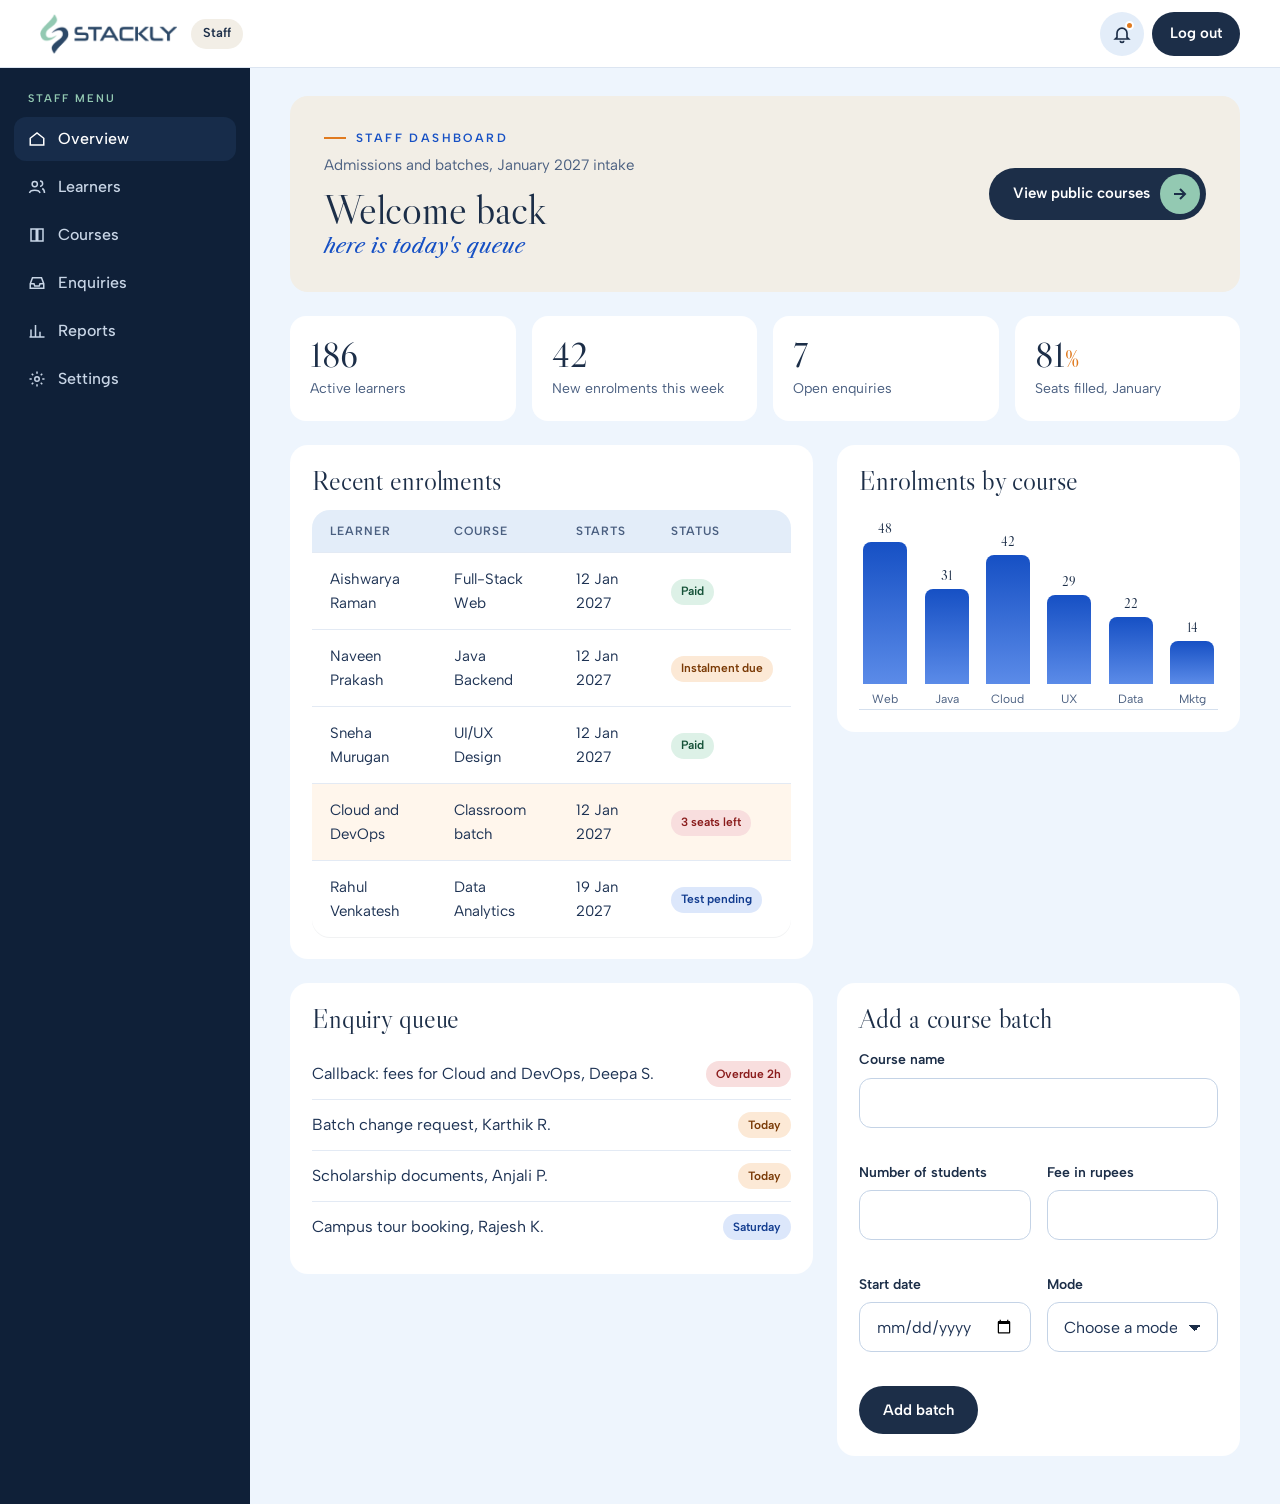
<file: dashboard-admin.html>
<!doctype html>
<html lang="en-IN">
<head>
<meta charset="utf-8">
<meta name="viewport" content="width=device-width,initial-scale=1">
<title>Staff dashboard | Stackly Academy</title>
<meta name="description" content="Staff dashboard">
<link rel="icon" href="logo-light.webp" type="image/webp">
<link rel="preload" href="libre-caslon-display-latin-400-normal.woff2" as="font" type="font/woff2" crossorigin>
<link rel="stylesheet" href="styles.css">
</head>
<body class="dash-body">
<header class="dhdr">
  <button class="dhdr__menu" type="button" aria-label="Open menu" aria-expanded="false" aria-controls="side"><svg width="18" height="14" viewBox="0 0 20 14" fill="none" stroke="currentColor" stroke-width="2" aria-hidden="true"><path d="M0 1h20M0 7h20M0 13h20"/></svg></button>
  <a class="brand" href="index.html" data-splash aria-label="Stackly Academy home"><img src="logo-light.webp" alt="Stackly" width="137" height="40"></a>
  <span class="dhdr__tag" data-role-tag>Staff</span>
  <div class="dhdr__right"><a class="dhdr__bell" href="404.html" aria-label="Notifications, 3 unread"><svg width="20" height="20" viewBox="0 0 24 24" fill="none" stroke="currentColor" stroke-width="2" aria-hidden="true"><path d="M6 16V11a6 6 0 0112 0v5l2 2H4zM10 20a2 2 0 004 0"/></svg><i></i></a>
    <a class="btn btn--solid" href="signin.html" data-logout>Log out</a></div>
</header>
<div class="dash">
  <aside class="side" id="side" aria-label="Dashboard"><nav><p class="side__title">Staff menu</p><a href="404.html" aria-current=page><svg width="18" height="18" viewBox="0 0 24 24" fill="none" stroke="currentColor" stroke-width="2" aria-hidden="true"><path d="M3 11l9-7 9 7v9H3z"/></svg>Overview</a><a href="404.html"><svg width="18" height="18" viewBox="0 0 24 24" fill="none" stroke="currentColor" stroke-width="2" aria-hidden="true"><circle cx="9" cy="8" r="3.5"/><path d="M2 20c1-5 13-5 14 0M16 4a3.5 3.5 0 010 7M19 14c2 1 3 3 3 6"/></svg>Learners</a><a href="404.html"><svg width="18" height="18" viewBox="0 0 24 24" fill="none" stroke="currentColor" stroke-width="2" aria-hidden="true"><path d="M4 4h7v16H4zM13 4h7v16h-7z"/></svg>Courses</a><a href="404.html"><svg width="18" height="18" viewBox="0 0 24 24" fill="none" stroke="currentColor" stroke-width="2" aria-hidden="true"><path d="M3 13l3-8h12l3 8v6H3zM3 13h5l1 3h6l1-3h5"/></svg>Enquiries</a><a href="404.html"><svg width="18" height="18" viewBox="0 0 24 24" fill="none" stroke="currentColor" stroke-width="2" aria-hidden="true"><path d="M4 20V10M10 20V4M16 20v-7M22 20H2"/></svg>Reports</a><a href="404.html"><svg width="18" height="18" viewBox="0 0 24 24" fill="none" stroke="currentColor" stroke-width="2" aria-hidden="true"><circle cx="12" cy="12" r="3"/><path d="M12 2v3M12 19v3M2 12h3M19 12h3M5 5l2 2M17 17l2 2M5 19l2-2M17 7l2-2"/></svg>Settings</a></nav></aside>
  <main class="dmain" id="main"><section class="welcome" aria-labelledby="w-t"><div><p class="eyebrow">Staff dashboard</p><p class="kicker">Admissions and batches, January 2027 intake</p>
      <h1 id="w-t"><span data-greet>Welcome back</span> <em class="acc">here is today's queue</em></h1></div><a class="btn btn--solid pill" href="courses.html">View public courses <i><svg width="14" height="14" viewBox="0 0 14 14" fill="none" stroke="currentColor" stroke-width="2" aria-hidden="true"><path d="M1 7h11M7 2l5 5-5 5"/></svg></i></a></section>
    <div class="metrics"><div><p class="m-n" data-fx="counter" data-to="186"><span class="cv">0</span></p><p class="m-l">Active learners</p></div><div><p class="m-n" data-fx="counter" data-to="42"><span class="cv">0</span></p><p class="m-l">New enrolments this week</p></div><div><p class="m-n" data-fx="counter" data-to="7"><span class="cv">0</span></p><p class="m-l">Open enquiries</p></div><div><p class="m-n" data-fx="counter" data-to="81"><span class="cv">0</span><span class=suf>%</span></p><p class="m-l">Seats filled, January</p></div></div>
    <div class="dcols">
      <section class="dcard" aria-labelledby="enr-t"><h2 id="enr-t">Recent enrolments</h2>
        <div class="tbl-wrap rv" data-rv="up"><table class="tbl"><caption class="sr">Recent enrolments</caption><thead><tr><th scope="col">Learner</th><th scope="col">Course</th><th scope="col">Starts</th><th scope="col">Status</th></tr></thead><tbody><tr><td data-label="Learner">Aishwarya Raman</td><td data-label="Course">Full-Stack Web</td><td data-label="Starts">12 Jan 2027</td><td data-label="Status"><span class="tag tag--ok">Paid</span></td></tr><tr><td data-label="Learner">Naveen Prakash</td><td data-label="Course">Java Backend</td><td data-label="Starts">12 Jan 2027</td><td data-label="Status"><span class="tag tag--warn">Instalment due</span></td></tr><tr><td data-label="Learner">Sneha Murugan</td><td data-label="Course">UI/UX Design</td><td data-label="Starts">12 Jan 2027</td><td data-label="Status"><span class="tag tag--ok">Paid</span></td></tr><tr class="low"><td data-label="Learner">Cloud and DevOps</td><td data-label="Course">Classroom batch</td><td data-label="Starts">12 Jan 2027</td><td data-label="Status"><span class="tag tag--bad">3 seats left</span></td></tr><tr><td data-label="Learner">Rahul Venkatesh</td><td data-label="Course">Data Analytics</td><td data-label="Starts">19 Jan 2027</td><td data-label="Status"><span class="tag tag--info">Test pending</span></td></tr></tbody></table></div></section>
      <section class="dcard" aria-labelledby="ec-t"><h2 id="ec-t">Enrolments by course</h2>
        <div class="vchart" data-fx="vchart" role="img" aria-label="Enrolments: Full-stack 48, Java 31, Cloud 42, UI/UX 29, Data 22, Marketing 14">
          <div data-v="48"><em></em><b></b><span>Web</span></div><div data-v="31"><em></em><b></b><span>Java</span></div><div data-v="42"><em></em><b></b><span>Cloud</span></div>
          <div data-v="29"><em></em><b></b><span>UX</span></div><div data-v="22"><em></em><b></b><span>Data</span></div><div data-v="14"><em></em><b></b><span>Mktg</span></div></div></section>
    </div>
    <div class="dcols">
      <section class="dcard" aria-labelledby="tq-t"><h2 id="tq-t">Enquiry queue</h2><ul class="list">
        <li><span>Callback: fees for Cloud and DevOps, Deepa S.</span><span class="tag tag--bad">Overdue 2h</span></li>
        <li><span>Batch change request, Karthik R.</span><span class="tag tag--warn">Today</span></li>
        <li><span>Scholarship documents, Anjali P.</span><span class="tag tag--warn">Today</span></li>
        <li><span>Campus tour booking, Rajesh K.</span><span class="tag tag--info">Saturday</span></li></ul></section>
      <section class="dcard" aria-labelledby="ac-t"><h2 id="ac-t">Add a course batch</h2>
        <form class="form" data-validate="course" aria-label="Add a course batch">
          <div class="field"><label for="a-name">Course name</label><input class="inp" id="a-name" name="cname" type="text" data-v="required" maxlength="60"></div>
          <div class="form__row"><div class="field"><label for="a-seats">Number of students</label><input class="inp" id="a-seats" name="seats" type="text" data-v="range" maxlength="3" inputmode="numeric" data-min="1" data-max="120"></div><div class="field"><label for="a-fee">Fee in rupees</label><input class="inp" id="a-fee" name="fee" type="text" data-v="fee" maxlength="6" inputmode="numeric"></div></div>
          <div class="form__row"><div class="field"><label for="a-start">Start date</label><input class="inp" id="a-start" name="start" type="date" data-v="future"></div><div class="field"><label for="a-mode">Mode</label><select class="inp" id="a-mode" name="mode" data-v="select"><option value="">Choose a mode</option><option>Classroom</option><option>Live online</option></select></div></div>
          <button class="btn btn--solid" type="submit" style="justify-self:start">Add batch</button></form></section>
    </div></main>
</div>
<div class="splash" id="splash" hidden><img src="logo-light.webp" alt="Stackly" width="137" height="40"></div>
<div class="modal" id="modal" hidden role="dialog" aria-modal="true" aria-labelledby="modal-t"><div class="modal__box"><h2 id="modal-t">Notice</h2><p></p><button class="btn btn--solid" type="button">OK</button></div></div>
<script src="script.js"></script>
</body>
</html>
</file>
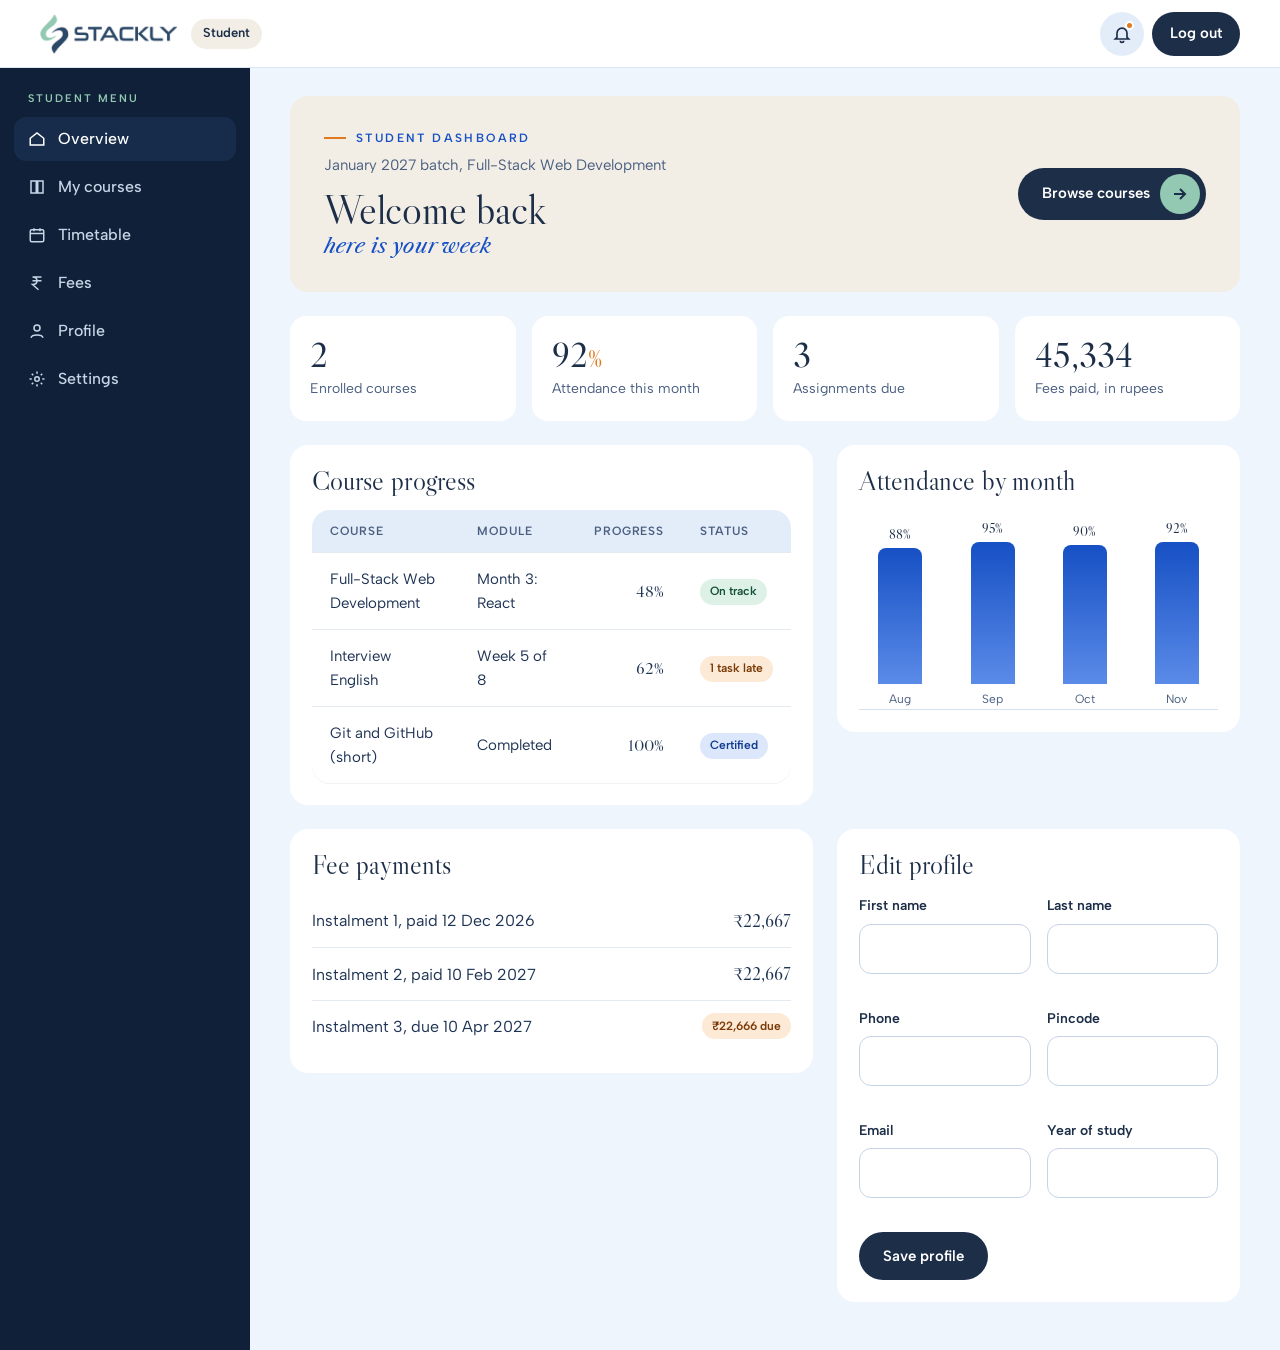
<file: dashboard-student.html>
<!doctype html>
<html lang="en-IN">
<head>
<meta charset="utf-8">
<meta name="viewport" content="width=device-width,initial-scale=1">
<title>Student dashboard | Stackly Academy</title>
<meta name="description" content="Student dashboard">
<link rel="icon" href="logo-light.webp" type="image/webp">
<link rel="preload" href="libre-caslon-display-latin-400-normal.woff2" as="font" type="font/woff2" crossorigin>
<link rel="stylesheet" href="styles.css">
</head>
<body class="dash-body">
<header class="dhdr">
  <button class="dhdr__menu" type="button" aria-label="Open menu" aria-expanded="false" aria-controls="side"><svg width="18" height="14" viewBox="0 0 20 14" fill="none" stroke="currentColor" stroke-width="2" aria-hidden="true"><path d="M0 1h20M0 7h20M0 13h20"/></svg></button>
  <a class="brand" href="index.html" data-splash aria-label="Stackly Academy home"><img src="logo-light.webp" alt="Stackly" width="137" height="40"></a>
  <span class="dhdr__tag" data-role-tag>Student</span>
  <div class="dhdr__right"><a class="dhdr__bell" href="404.html" aria-label="Notifications, 3 unread"><svg width="20" height="20" viewBox="0 0 24 24" fill="none" stroke="currentColor" stroke-width="2" aria-hidden="true"><path d="M6 16V11a6 6 0 0112 0v5l2 2H4zM10 20a2 2 0 004 0"/></svg><i></i></a>
    <a class="btn btn--solid" href="signin.html" data-logout>Log out</a></div>
</header>
<div class="dash">
  <aside class="side" id="side" aria-label="Dashboard"><nav><p class="side__title">Student menu</p><a href="404.html" aria-current=page><svg width="18" height="18" viewBox="0 0 24 24" fill="none" stroke="currentColor" stroke-width="2" aria-hidden="true"><path d="M3 11l9-7 9 7v9H3z"/></svg>Overview</a><a href="404.html"><svg width="18" height="18" viewBox="0 0 24 24" fill="none" stroke="currentColor" stroke-width="2" aria-hidden="true"><path d="M4 4h7v16H4zM13 4h7v16h-7z"/></svg>My courses</a><a href="404.html"><svg width="18" height="18" viewBox="0 0 24 24" fill="none" stroke="currentColor" stroke-width="2" aria-hidden="true"><rect x="3" y="5" width="18" height="16" rx="2"/><path d="M3 10h18M8 3v4M16 3v4"/></svg>Timetable</a><a href="404.html"><svg width="18" height="18" viewBox="0 0 24 24" fill="none" stroke="currentColor" stroke-width="2" aria-hidden="true"><path d="M6 4h12M6 9h12M6 4c8 0 8 10 0 10l8 7"/></svg>Fees</a><a href="404.html"><svg width="18" height="18" viewBox="0 0 24 24" fill="none" stroke="currentColor" stroke-width="2" aria-hidden="true"><circle cx="12" cy="8" r="4"/><path d="M4 21c1-5 15-5 16 0"/></svg>Profile</a><a href="404.html"><svg width="18" height="18" viewBox="0 0 24 24" fill="none" stroke="currentColor" stroke-width="2" aria-hidden="true"><circle cx="12" cy="12" r="3"/><path d="M12 2v3M12 19v3M2 12h3M19 12h3M5 5l2 2M17 17l2 2M5 19l2-2M17 7l2-2"/></svg>Settings</a></nav></aside>
  <main class="dmain" id="main"><section class="welcome" aria-labelledby="w-t"><div><p class="eyebrow">Student dashboard</p><p class="kicker">January 2027 batch, Full-Stack Web Development</p>
      <h1 id="w-t"><span data-greet>Welcome back</span> <em class="acc">here is your week</em></h1></div><a class="btn btn--solid pill" href="courses.html">Browse courses <i><svg width="14" height="14" viewBox="0 0 14 14" fill="none" stroke="currentColor" stroke-width="2" aria-hidden="true"><path d="M1 7h11M7 2l5 5-5 5"/></svg></i></a></section>
    <div class="metrics"><div><p class="m-n" data-fx="counter" data-to="2"><span class="cv">0</span></p><p class="m-l">Enrolled courses</p></div><div><p class="m-n" data-fx="counter" data-to="92"><span class="cv">0</span><span class=suf>%</span></p><p class="m-l">Attendance this month</p></div><div><p class="m-n" data-fx="counter" data-to="3"><span class="cv">0</span></p><p class="m-l">Assignments due</p></div><div><p class="m-n" data-fx="counter" data-to="45334"><span class="cv">0</span></p><p class="m-l">Fees paid, in rupees</p></div></div>
    <div class="dcols">
      <section class="dcard" aria-labelledby="prog-t"><h2 id="prog-t">Course progress</h2>
        <div class="tbl-wrap rv" data-rv="up"><table class="tbl"><caption class="sr">Course progress</caption><thead><tr><th scope="col">Course</th><th scope="col">Module</th><th scope="col" class=r>Progress</th><th scope="col">Status</th></tr></thead><tbody><tr><td data-label="Course">Full-Stack Web Development</td><td data-label="Module">Month 3: React</td><td data-label="Progress" class=r><span class="num">48%</span></td><td data-label="Status"><span class="tag tag--ok">On track</span></td></tr><tr><td data-label="Course">Interview English</td><td data-label="Module">Week 5 of 8</td><td data-label="Progress" class=r><span class="num">62%</span></td><td data-label="Status"><span class="tag tag--warn">1 task late</span></td></tr><tr><td data-label="Course">Git and GitHub (short)</td><td data-label="Module">Completed</td><td data-label="Progress" class=r><span class="num">100%</span></td><td data-label="Status"><span class="tag tag--info">Certified</span></td></tr></tbody></table></div></section>
      <section class="dcard" aria-labelledby="att-t"><h2 id="att-t">Attendance by month</h2>
        <div class="vchart" data-fx="vchart" data-unit="%" role="img" aria-label="Attendance: August 88, September 95, October 90, November 92 percent">
          <div data-v="88"><em></em><b></b><span>Aug</span></div><div data-v="95"><em></em><b></b><span>Sep</span></div><div data-v="90"><em></em><b></b><span>Oct</span></div><div data-v="92"><em></em><b></b><span>Nov</span></div></div></section>
    </div>
    <div class="dcols">
      <section class="dcard" aria-labelledby="pay-t"><h2 id="pay-t">Fee payments</h2><ul class="list">
        <li><span>Instalment 1, paid 12 Dec 2026</span><span class="num">₹22,667</span></li>
        <li><span>Instalment 2, paid 10 Feb 2027</span><span class="num">₹22,667</span></li>
        <li><span>Instalment 3, due 10 Apr 2027</span><span class="tag tag--warn">₹22,666 due</span></li></ul></section>
      <section class="dcard" aria-labelledby="pro-t"><h2 id="pro-t">Edit profile</h2>
        <form class="form" data-validate="profile" aria-label="Edit profile">
          <div class="form__row"><div class="field"><label for="p-first">First name</label><input class="inp" id="p-first" name="first" type="text" data-v="name" maxlength="16" autocomplete="given-name"></div><div class="field"><label for="p-last">Last name</label><input class="inp" id="p-last" name="last" type="text" data-v="name" maxlength="16" autocomplete="family-name"></div></div>
          <div class="form__row"><div class="field"><label for="p-phone">Phone</label><input class="inp" id="p-phone" name="phone" type="tel" data-v="phone" maxlength="10" autocomplete="tel-national" inputmode="numeric"></div><div class="field"><label for="p-pin">Pincode</label><input class="inp" id="p-pin" name="pincode" type="text" data-v="pincode" maxlength="6" autocomplete="postal-code" inputmode="numeric"></div></div>
          <div class="form__row"><div class="field"><label for="p-email">Email</label><input class="inp" id="p-email" name="email" type="email" data-v="email" maxlength="64" autocomplete="email"></div><div class="field"><label for="p-year">Year of study</label><input class="inp" id="p-year" name="year" type="text" data-v="range" maxlength="1" inputmode="numeric" data-min="1" data-max="4"></div></div>
          <button class="btn btn--solid" type="submit" style="justify-self:start">Save profile</button></form></section>
    </div></main>
</div>
<div class="splash" id="splash" hidden><img src="logo-light.webp" alt="Stackly" width="137" height="40"></div>
<div class="modal" id="modal" hidden role="dialog" aria-modal="true" aria-labelledby="modal-t"><div class="modal__box"><h2 id="modal-t">Notice</h2><p></p><button class="btn btn--solid" type="button">OK</button></div></div>
<script src="script.js"></script>
</body>
</html>
</file>
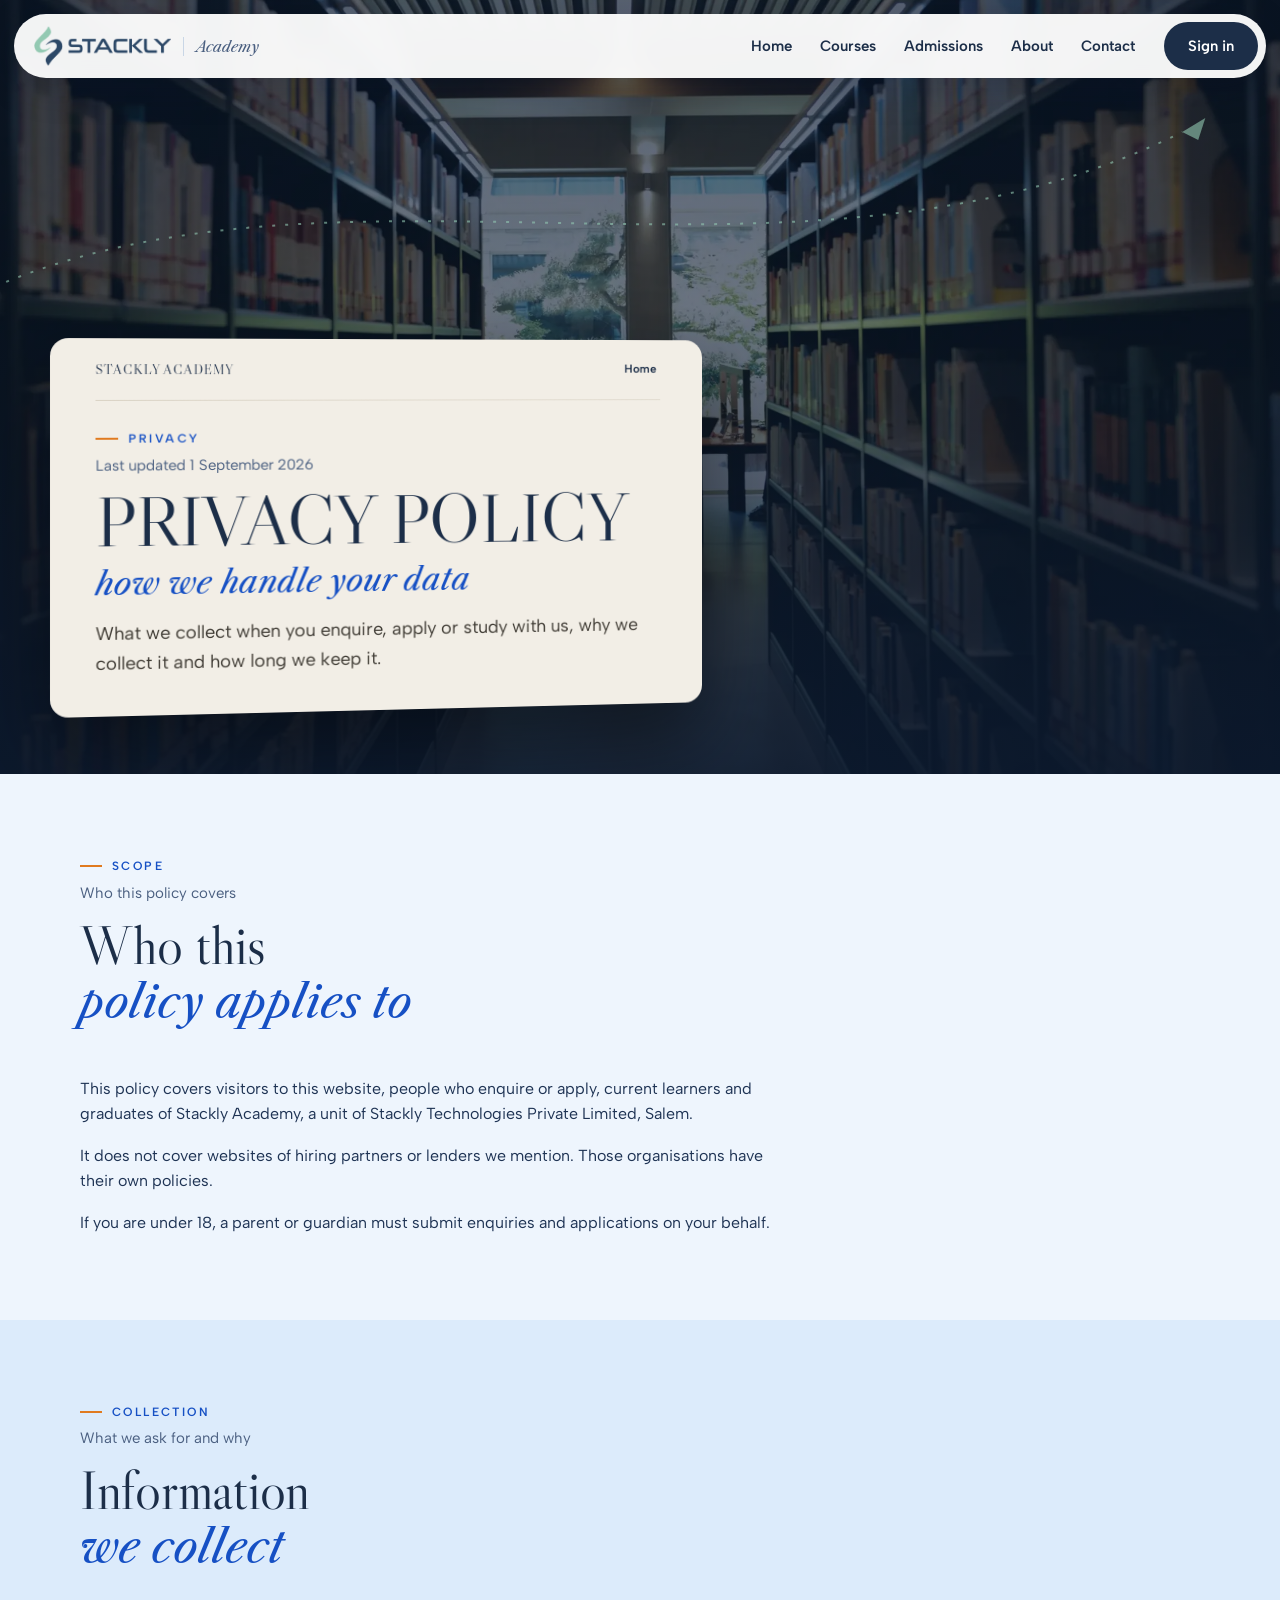
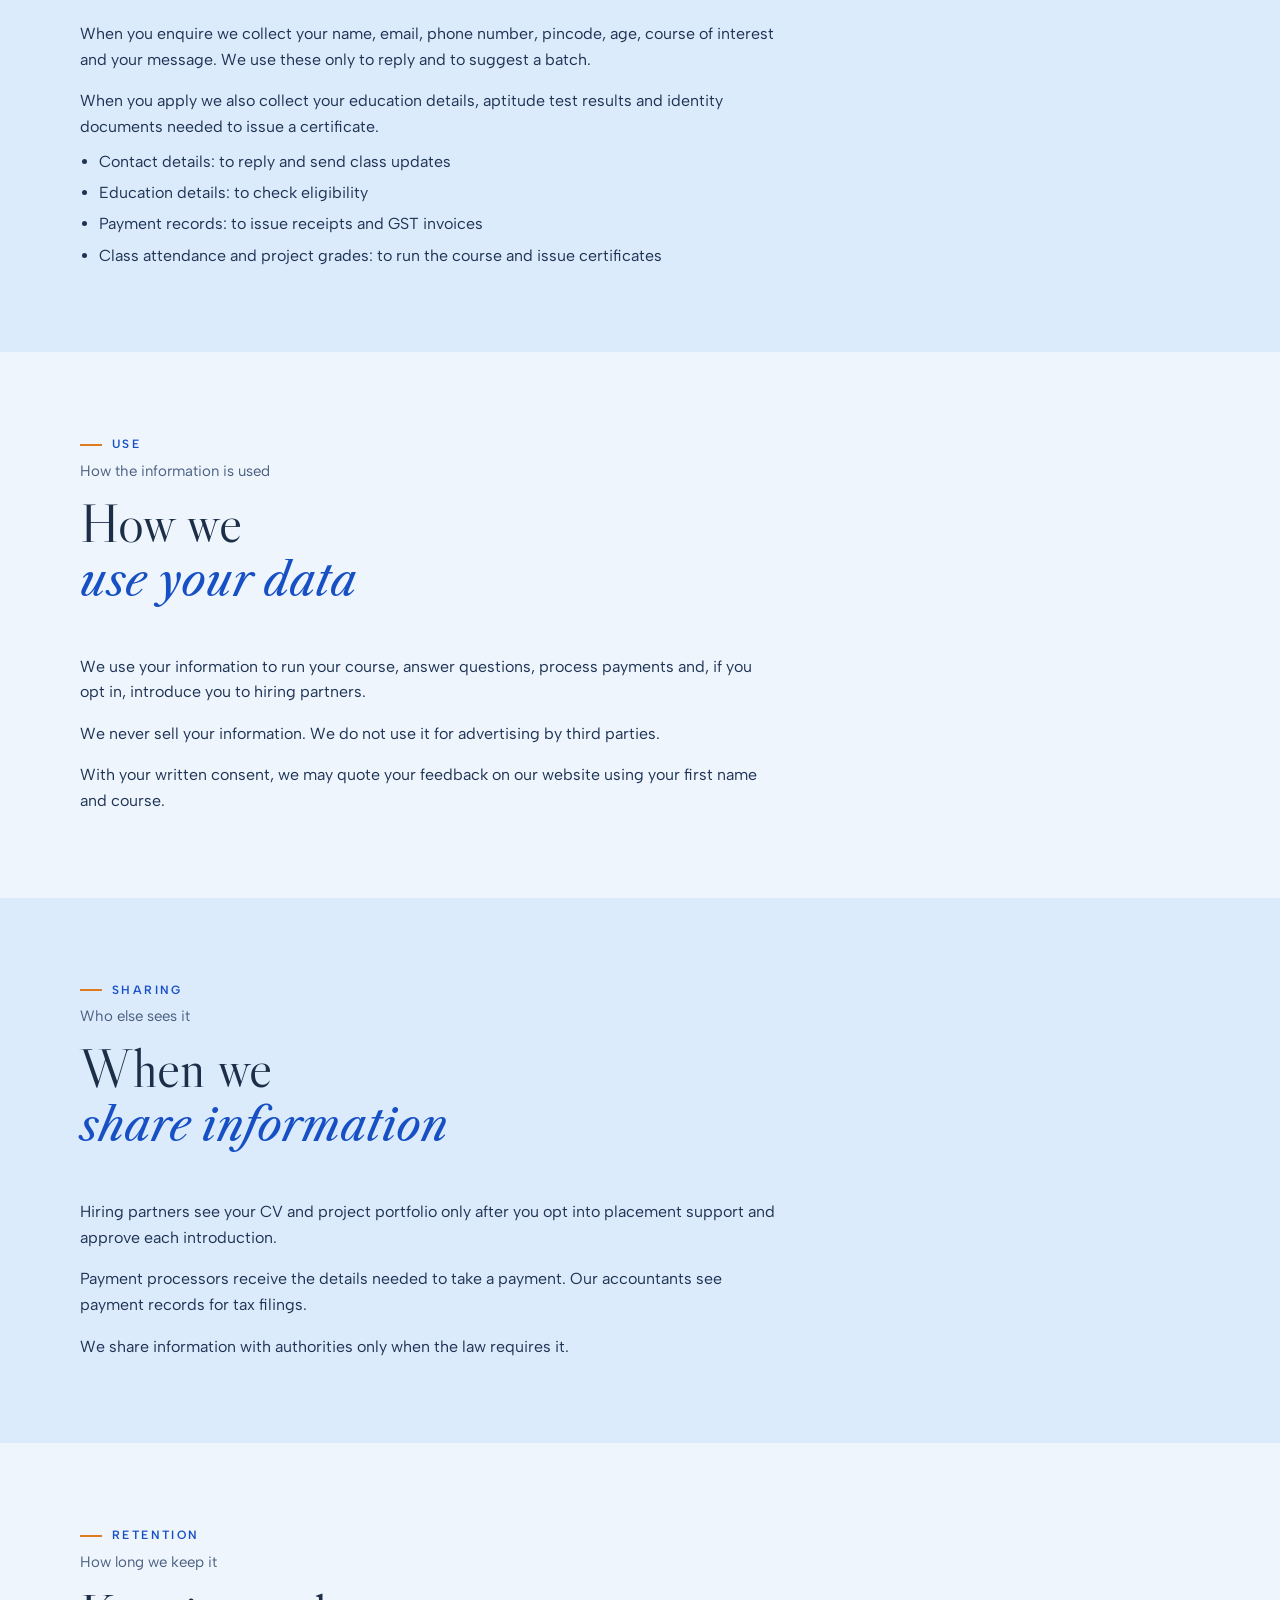
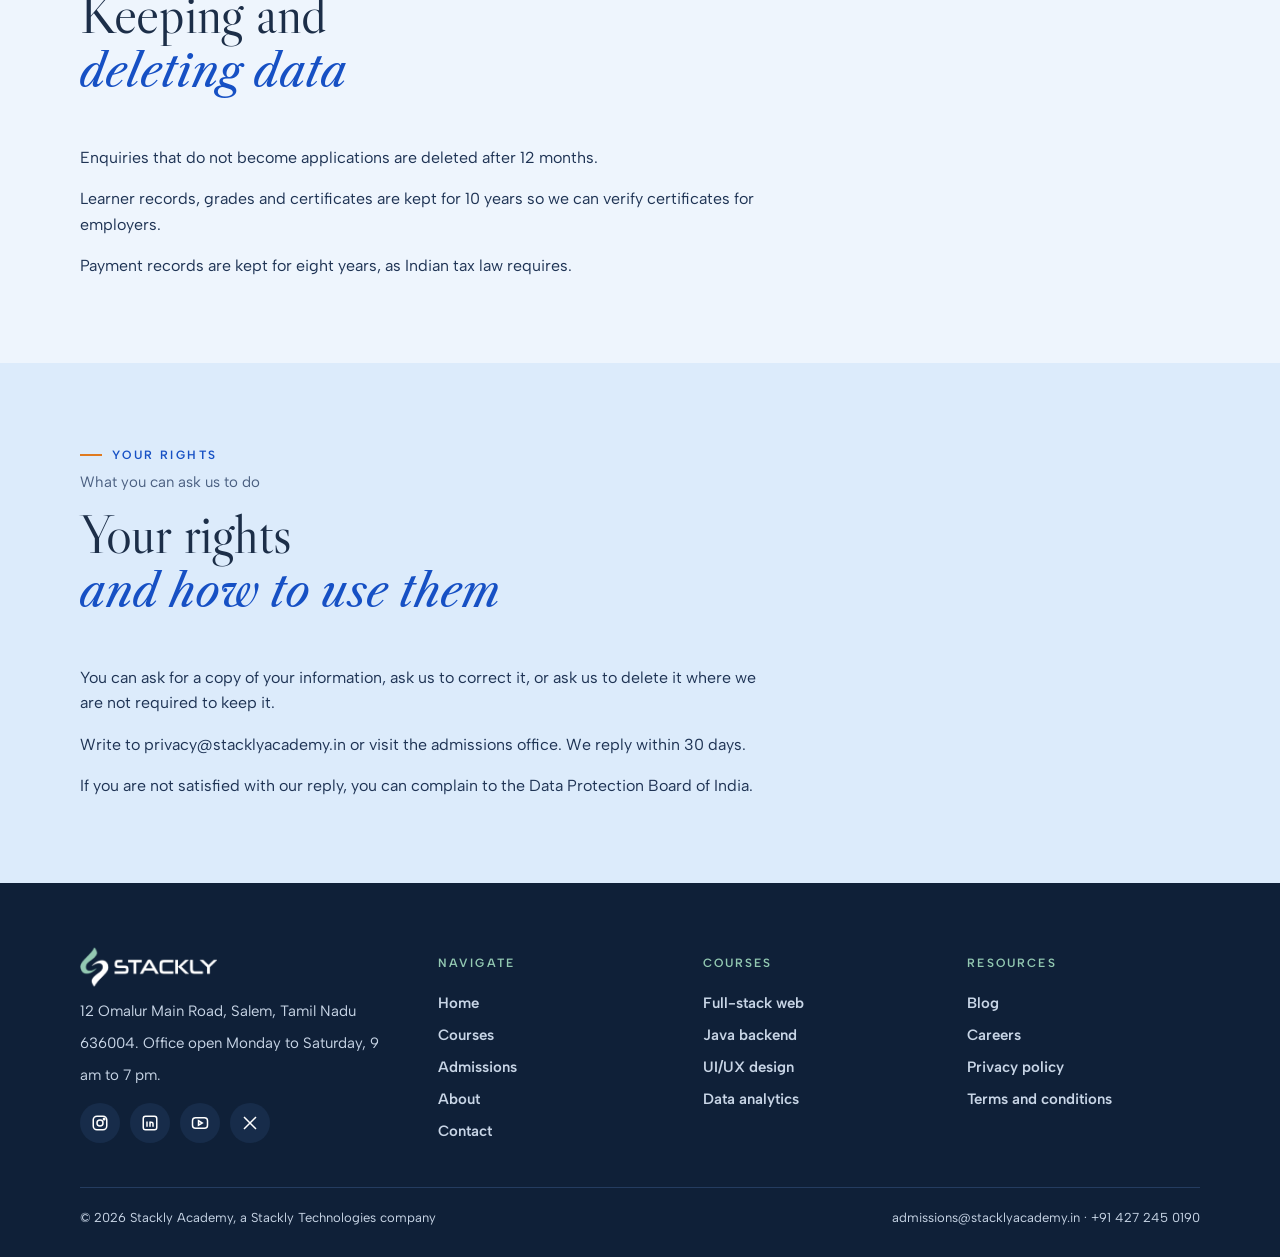
<file: privacy-policy.html>
<!doctype html>
<html lang="en-IN">
<head>
<meta charset="utf-8">
<meta name="viewport" content="width=device-width,initial-scale=1">
<title>Privacy policy | Stackly Academy</title>
<meta name="description" content="What we collect when you enquire, apply or study with us, why we collect it and how long we keep it.">
<link rel="icon" href="logo-light.webp" type="image/webp">
<link rel="preload" href="libre-caslon-display-latin-400-normal.woff2" as="font" type="font/woff2" crossorigin>
<link rel="stylesheet" href="styles.css">
</head>
<body>
<a class="sr" href="#main">Skip to content</a>
<header class="hdr">
  <a class="brand" href="index.html" data-splash aria-label="Stackly Academy home"><img src="logo-light.webp" alt="Stackly" width="137" height="40"><span class="brand__sub">Academy</span></a>
  <nav class="hdr__nav" aria-label="Main"><a href="index.html">Home</a><a href="courses.html">Courses</a><a href="admissions.html">Admissions</a><a href="about.html">About</a><a href="contact.html">Contact</a></nav>
  <a class="btn btn--solid hdr__signin" href="signin.html">Sign in</a>
  <button class="hdr__burger" type="button" aria-label="Menu" aria-expanded="false" aria-controls="mmenu"><svg width="20" height="14" viewBox="0 0 20 14" fill="none" stroke="currentColor" stroke-width="2" aria-hidden="true"><path d="M0 1h20M0 7h20M0 13h20"/></svg></button>
</header>
<div class="mmenu" id="mmenu" hidden><nav aria-label="Mobile"><a href="index.html">Home</a><a href="courses.html">Courses</a><a href="admissions.html">Admissions</a><a href="about.html">About</a><a href="contact.html">Contact</a></nav><div class="mmenu__cta"><a class="btn btn--line" href="signin.html">Sign in</a><a class="btn btn--solid" href="signup.html">Create account</a></div></div>
<div class="splash" id="splash" hidden><img src="logo-light.webp" alt="Stackly" width="137" height="40"></div><main id="main">
<section class="hero hero--page" aria-labelledby="page-title">
  <img class="hero__bg" src="hero-privacy.webp" alt="A long library aisle between tall bookshelves leading to a reading table by a window" fetchpriority="high">
  <svg class="trail" viewBox="0 0 1440 220" preserveAspectRatio="none" aria-hidden="true"><path d="M-20 200 C 380 40, 900 230, 1330 40" fill="none" stroke="currentColor" stroke-width="2" stroke-dasharray="3 10" vector-effect="non-scaling-stroke"/><path d="M1330 40 l26 -14 -8 22 z" fill="currentColor"/></svg>
  <div class="page-card" data-tilt="7">
    <div class="book__bar"><strong>Stackly Academy</strong><nav class="crumbs" aria-label="Breadcrumb"><span aria-current="page">Home</span></nav></div>
    <p class="eyebrow">Privacy</p><p class="kicker">Last updated 1 September 2026</p>
    <h1 id="page-title">Privacy policy <em class="acc">how we handle your data</em></h1>
    <p class="lead">What we collect when you enquire, apply or study with us, why we collect it and how long we keep it.</p>
    
  </div>
</section>
<section class="sec" aria-labelledby="l0"><div class="wrap"><div class="sh rv" data-rv="up"><p class="eyebrow">Scope</p><p class="kicker">Who this policy covers</p><h2 id="l0">Who this <em class="acc">policy applies to</em></h2></div><div class="prose rv" data-rv="up"><p>This policy covers visitors to this website, people who enquire or apply, current learners and graduates of Stackly Academy, a unit of Stackly Technologies Private Limited, Salem.</p><p>It does not cover websites of hiring partners or lenders we mention. Those organisations have their own policies.</p><p>If you are under 18, a parent or guardian must submit enquiries and applications on your behalf.</p></div></div></section><section class="sec sec--alt" aria-labelledby="l1"><div class="wrap"><div class="sh rv" data-rv="up"><p class="eyebrow">Collection</p><p class="kicker">What we ask for and why</p><h2 id="l1">Information <em class="acc">we collect</em></h2></div><div class="prose rv" data-rv="up"><p>When you enquire we collect your name, email, phone number, pincode, age, course of interest and your message. We use these only to reply and to suggest a batch.</p><p>When you apply we also collect your education details, aptitude test results and identity documents needed to issue a certificate.</p><ul><li>Contact details: to reply and send class updates</li><li>Education details: to check eligibility</li><li>Payment records: to issue receipts and GST invoices</li><li>Class attendance and project grades: to run the course and issue certificates</li></ul></div></div></section><section class="sec" aria-labelledby="l2"><div class="wrap"><div class="sh rv" data-rv="up"><p class="eyebrow">Use</p><p class="kicker">How the information is used</p><h2 id="l2">How we <em class="acc">use your data</em></h2></div><div class="prose rv" data-rv="up"><p>We use your information to run your course, answer questions, process payments and, if you opt in, introduce you to hiring partners.</p><p>We never sell your information. We do not use it for advertising by third parties.</p><p>With your written consent, we may quote your feedback on our website using your first name and course.</p></div></div></section><section class="sec sec--alt" aria-labelledby="l3"><div class="wrap"><div class="sh rv" data-rv="up"><p class="eyebrow">Sharing</p><p class="kicker">Who else sees it</p><h2 id="l3">When we <em class="acc">share information</em></h2></div><div class="prose rv" data-rv="up"><p>Hiring partners see your CV and project portfolio only after you opt into placement support and approve each introduction.</p><p>Payment processors receive the details needed to take a payment. Our accountants see payment records for tax filings.</p><p>We share information with authorities only when the law requires it.</p></div></div></section><section class="sec" aria-labelledby="l4"><div class="wrap"><div class="sh rv" data-rv="up"><p class="eyebrow">Retention</p><p class="kicker">How long we keep it</p><h2 id="l4">Keeping and <em class="acc">deleting data</em></h2></div><div class="prose rv" data-rv="up"><p>Enquiries that do not become applications are deleted after 12 months.</p><p>Learner records, grades and certificates are kept for 10 years so we can verify certificates for employers.</p><p>Payment records are kept for eight years, as Indian tax law requires.</p></div></div></section><section class="sec sec--alt" aria-labelledby="l5"><div class="wrap"><div class="sh rv" data-rv="up"><p class="eyebrow">Your rights</p><p class="kicker">What you can ask us to do</p><h2 id="l5">Your rights <em class="acc">and how to use them</em></h2></div><div class="prose rv" data-rv="up"><p>You can ask for a copy of your information, ask us to correct it, or ask us to delete it where we are not required to keep it.</p><p>Write to privacy@stacklyacademy.in or visit the admissions office. We reply within 30 days.</p><p>If you are not satisfied with our reply, you can complain to the Data Protection Board of India.</p></div></div></section>
</main><footer class="ftr">
  <div class="wrap">
    <div class="ftr__grid">
      <div class="ftr__brand"><a class="brand" href="index.html" data-splash aria-label="Stackly Academy home"><img src="logo-dark.webp" alt="Stackly" width="137" height="40"></a>
        <p>12 Omalur Main Road, Salem, Tamil Nadu 636004. Office open Monday to Saturday, 9 am to 7 pm.</p>
        <div class="social"><a href="404.html" aria-label="Stackly Academy on Instagram"><svg width="18" height="18" viewBox="0 0 24 24" fill="none" stroke="currentColor" stroke-width="2" aria-hidden="true"><rect x="3" y="3" width="18" height="18" rx="5"/><circle cx="12" cy="12" r="4"/><circle cx="17.5" cy="6.5" r="1"/></svg></a><a href="404.html" aria-label="Stackly Academy on LinkedIn"><svg width="18" height="18" viewBox="0 0 24 24" fill="none" stroke="currentColor" stroke-width="2" aria-hidden="true"><rect x="3" y="3" width="18" height="18" rx="3"/><path d="M8 10v7M8 7v.01M12 17v-4a2 2 0 014 0v4M12 10v7"/></svg></a><a href="404.html" aria-label="Stackly Academy on YouTube"><svg width="18" height="18" viewBox="0 0 24 24" fill="none" stroke="currentColor" stroke-width="2" aria-hidden="true"><rect x="2" y="5" width="20" height="14" rx="4"/><path d="M10 9l5 3-5 3z"/></svg></a><a href="404.html" aria-label="Stackly Academy on X"><svg width="18" height="18" viewBox="0 0 24 24" fill="none" stroke="currentColor" stroke-width="2" aria-hidden="true"><path d="M4 4l16 16M20 4L4 20"/></svg></a></div></div>
      <div><h2>Navigate</h2><ul><li><a href="index.html">Home</a></li><li><a href="courses.html">Courses</a></li><li><a href="admissions.html">Admissions</a></li><li><a href="about.html">About</a></li><li><a href="contact.html">Contact</a></li></ul></div>
      <div><h2>Courses</h2><ul><li><a href="404.html">Full-stack web</a></li><li><a href="404.html">Java backend</a></li><li><a href="404.html">UI/UX design</a></li><li><a href="404.html">Data analytics</a></li></ul></div>
      <div><h2>Resources</h2><ul><li><a href="404.html">Blog</a></li><li><a href="404.html">Careers</a></li><li><a href="404.html">Privacy policy</a></li><li><a href="404.html">Terms and conditions</a></li></ul></div>
    </div>
    <div class="ftr__base"><span>© 2026 Stackly Academy, a Stackly Technologies company</span><span>admissions@stacklyacademy.in · +91 427 245 0190</span></div>
  </div>
</footer>
<div class="modal" id="modal" hidden role="dialog" aria-modal="true" aria-labelledby="modal-t"><div class="modal__box"><h2 id="modal-t">Notice</h2><p></p><button class="btn btn--solid" type="button">OK</button></div></div>
<script src="script.js"></script>
</body>
</html>
</file>
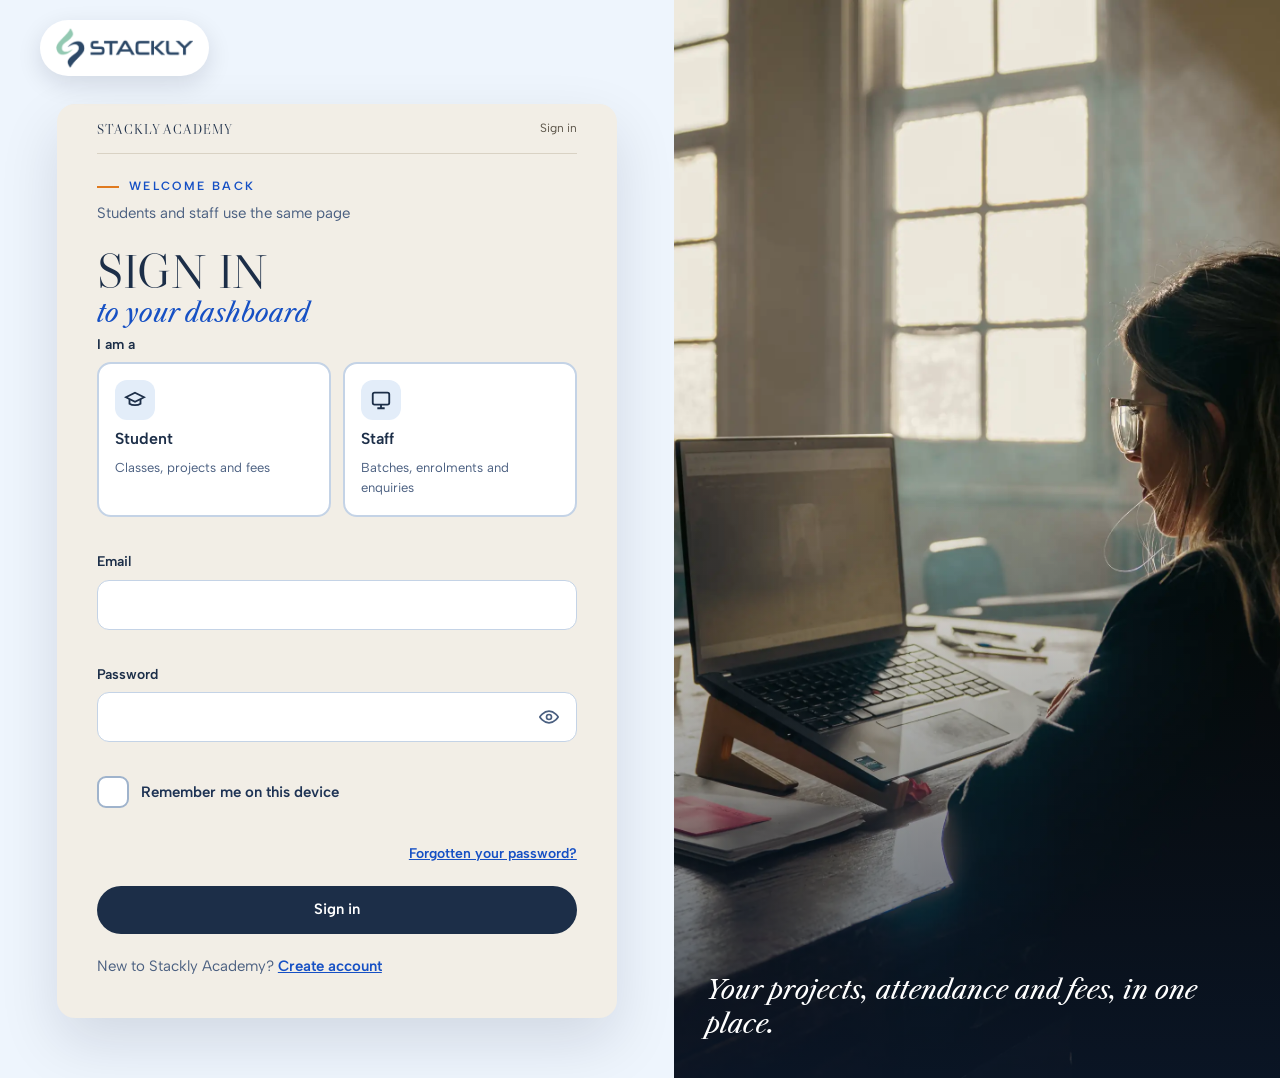
<file: signin.html>
<!doctype html>
<html lang="en-IN">
<head>
<meta charset="utf-8">
<meta name="viewport" content="width=device-width,initial-scale=1">
<title>Sign in | Stackly Academy</title>
<meta name="description" content="Sign in to Stackly Academy.">
<link rel="icon" href="logo-light.webp" type="image/webp">
<link rel="preload" href="libre-caslon-display-latin-400-normal.woff2" as="font" type="font/woff2" crossorigin>
<link rel="stylesheet" href="styles.css">
</head>
<body>
<a class="sr" href="#main">Skip to content</a><div class="auth-top"><a class="brand" href="index.html" data-splash aria-label="Stackly Academy home"><img src="logo-light.webp" alt="Stackly" width="137" height="40"></a></div><div class="splash" id="splash" hidden><img src="logo-light.webp" alt="Stackly" width="137" height="40"></div><main id="main" class="auth">
  <div class="auth__form"><div class="auth__card"><div class="book__bar" style="margin-bottom:24px"><strong>Stackly Academy</strong><span>Sign in</span></div>
    <p class="eyebrow">Welcome back</p><p class="kicker">Students and staff use the same page</p>
    <h1>Sign in <em class="acc">to your dashboard</em></h1>
    <p class="note" id="created-note" hidden role="status">Account created. Sign in with the email and password you just chose.</p>
    <form class="form" data-validate="signin" aria-label="Sign in">
      <div class="field roles-wrap"><span class="lbl" id="role-l">I am a</span><div class="roles" role="radiogroup" aria-labelledby="role-l"><label class="role" for="role-student"><input type="radio" id="role-student" name="role" value="student" data-v="radio"><span class="role__ic"><svg viewBox="0 0 24 24" fill="none" stroke="currentColor" stroke-width="2" aria-hidden="true"><path d="M2 9l10-5 10 5-10 5z"/><path d="M6 11v5c3 2 9 2 12 0v-5"/></svg></span><span class="role__t">Student</span><span class="role__s">Classes, projects and fees</span></label><label class="role" for="role-staff"><input type="radio" id="role-staff" name="role" value="staff" data-v="radio"><span class="role__ic"><svg viewBox="0 0 24 24" fill="none" stroke="currentColor" stroke-width="2" aria-hidden="true"><rect x="3" y="4" width="18" height="13" rx="2"/><path d="M8 21h8M12 17v4"/></svg></span><span class="role__t">Staff</span><span class="role__s">Batches, enrolments and enquiries</span></label></div></div>
      <div class="field"><label for="email">Email</label><input class="inp" id="email" name="email" type="email" data-v="email" maxlength="64" autocomplete="email"></div>
      <div class="field"><label for="password">Password</label><div class="pw"><input class="inp" id="password" name="password" type="password" data-v="password" maxlength="32" autocomplete="current-password"><button class="pw__t" type="button" aria-label="Show password" aria-pressed="false"><svg width="20" height="20" viewBox="0 0 24 24" fill="none" stroke="currentColor" stroke-width="2" aria-hidden="true"><path d="M1 12s4-7 11-7 11 7 11 7-4 7-11 7S1 12 1 12z"/><circle cx="12" cy="12" r="3"/></svg></button></div></div>
      <div class="field"><label class="check" for="remember"><input type="checkbox" id="remember" name="remember" data-v="check" data-msg="Tick Remember me to continue."><span class="box"><svg width="16" height="16" viewBox="0 0 16 16" fill="none" stroke="#fff" stroke-width="2.4" aria-hidden="true"><path d="M3 8.5l3.2 3L13 5"/></svg></span><span class="txt">Remember me on this device</span></label></div>
      <p class="forgot"><a href="404.html">Forgotten your password?</a></p>
      <button class="btn btn--solid" type="submit" style="width:100%">Sign in</button>
    </form>
    <p class="auth__alt">New to Stackly Academy? <a class="inline-link" href="signup.html">Create account</a></p></div></div>
  <div class="auth__media"><img src="auth-signin.webp" alt="A learner with glasses studying at a laptop by tall sunlit windows" fetchpriority="high"><p class="auth__quote">Your projects, attendance and fees, in one place.</p></div>
</main>
<div class="modal" id="modal" hidden role="dialog" aria-modal="true" aria-labelledby="modal-t"><div class="modal__box"><h2 id="modal-t">Notice</h2><p></p><button class="btn btn--solid" type="button">OK</button></div></div>
<script src="script.js"></script>
</body>
</html>
</file>
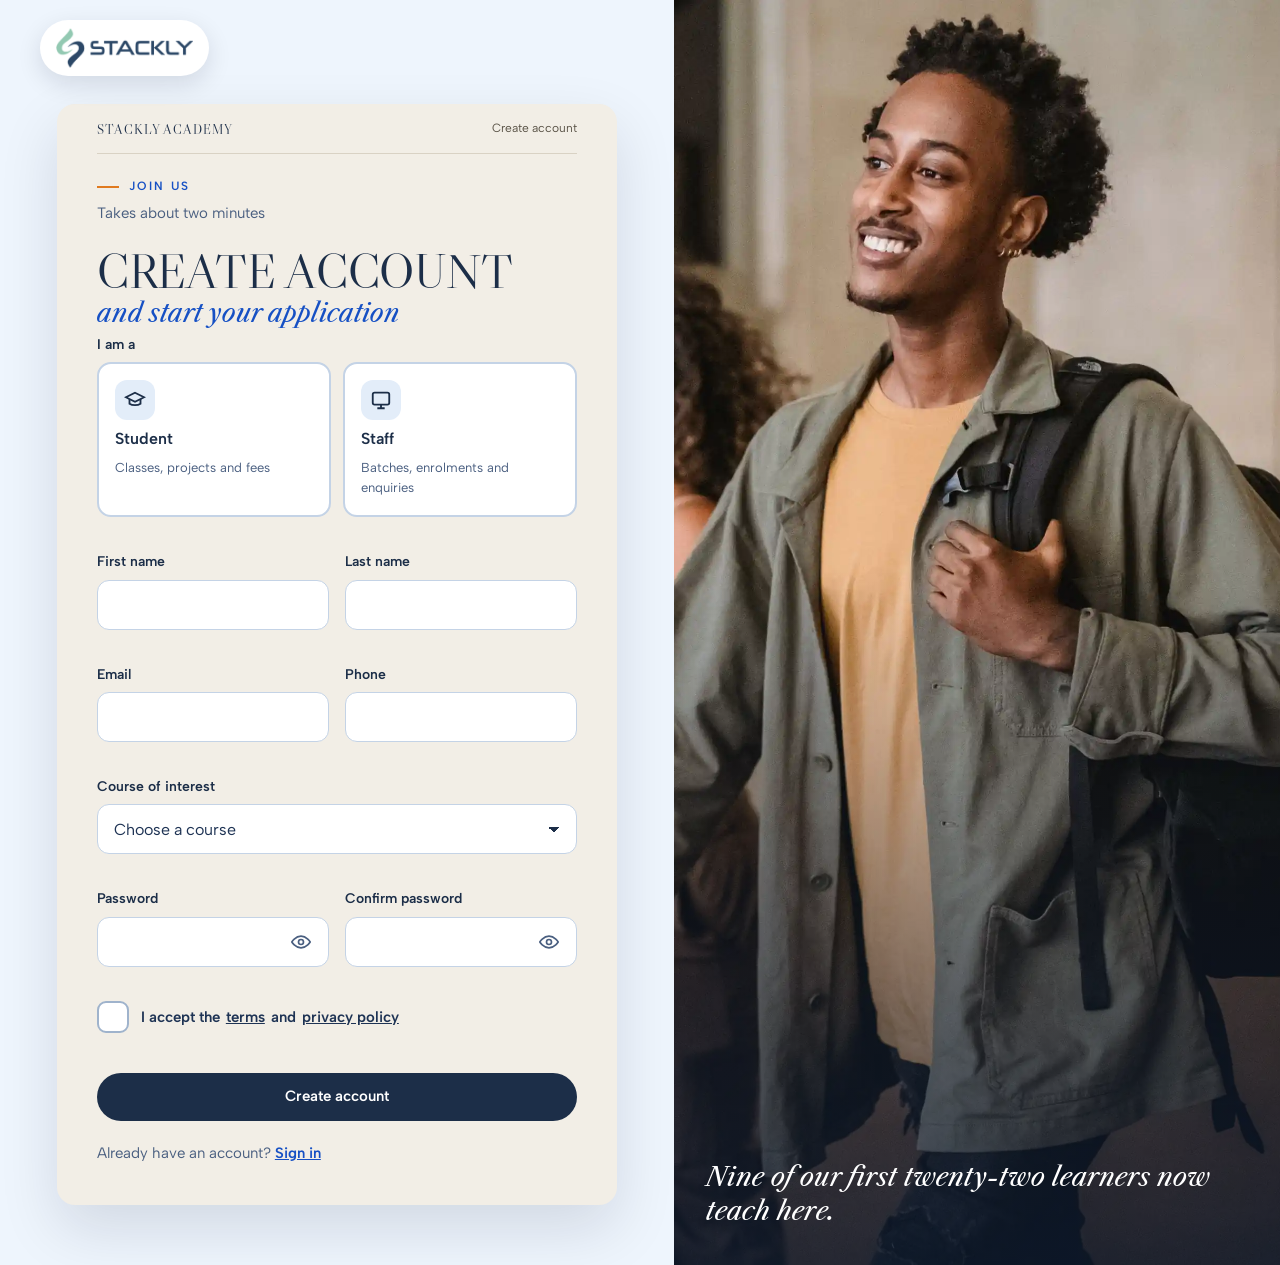
<file: signup.html>
<!doctype html>
<html lang="en-IN">
<head>
<meta charset="utf-8">
<meta name="viewport" content="width=device-width,initial-scale=1">
<title>Create account | Stackly Academy</title>
<meta name="description" content="Create account to Stackly Academy.">
<link rel="icon" href="logo-light.webp" type="image/webp">
<link rel="preload" href="libre-caslon-display-latin-400-normal.woff2" as="font" type="font/woff2" crossorigin>
<link rel="stylesheet" href="styles.css">
</head>
<body>
<a class="sr" href="#main">Skip to content</a><div class="auth-top"><a class="brand" href="index.html" data-splash aria-label="Stackly Academy home"><img src="logo-light.webp" alt="Stackly" width="137" height="40"></a></div><div class="splash" id="splash" hidden><img src="logo-light.webp" alt="Stackly" width="137" height="40"></div><main id="main" class="auth">
  <div class="auth__form"><div class="auth__card"><div class="book__bar" style="margin-bottom:24px"><strong>Stackly Academy</strong><span>Create account</span></div>
    <p class="eyebrow">Join us</p><p class="kicker">Takes about two minutes</p>
    <h1>Create account <em class="acc">and start your application</em></h1>
    <form class="form" data-validate="signup" data-terms="1" aria-label="Create account">
      <div class="field roles-wrap"><span class="lbl" id="role-l">I am a</span><div class="roles" role="radiogroup" aria-labelledby="role-l"><label class="role" for="role-student"><input type="radio" id="role-student" name="role" value="student" data-v="radio"><span class="role__ic"><svg viewBox="0 0 24 24" fill="none" stroke="currentColor" stroke-width="2" aria-hidden="true"><path d="M2 9l10-5 10 5-10 5z"/><path d="M6 11v5c3 2 9 2 12 0v-5"/></svg></span><span class="role__t">Student</span><span class="role__s">Classes, projects and fees</span></label><label class="role" for="role-staff"><input type="radio" id="role-staff" name="role" value="staff" data-v="radio"><span class="role__ic"><svg viewBox="0 0 24 24" fill="none" stroke="currentColor" stroke-width="2" aria-hidden="true"><rect x="3" y="4" width="18" height="13" rx="2"/><path d="M8 21h8M12 17v4"/></svg></span><span class="role__t">Staff</span><span class="role__s">Batches, enrolments and enquiries</span></label></div></div>
      <div class="form__row"><div class="field"><label for="first">First name</label><input class="inp" id="first" name="first" type="text" data-v="name" maxlength="16" autocomplete="given-name"></div><div class="field"><label for="last">Last name</label><input class="inp" id="last" name="last" type="text" data-v="name" maxlength="16" autocomplete="family-name"></div></div>
      <div class="form__row"><div class="field"><label for="email">Email</label><input class="inp" id="email" name="email" type="email" data-v="email" maxlength="64" autocomplete="email"></div><div class="field"><label for="phone">Phone</label><input class="inp" id="phone" name="phone" type="tel" data-v="phone" maxlength="10" autocomplete="tel-national" inputmode="numeric"></div></div>
      <div class="field"><label for="s-course">Course of interest</label><select class="inp" id="s-course" name="course" data-v="select"><option value="">Choose a course</option><option value="fullstack">Full-Stack Web Development</option><option value="java">Java Backend Engineering</option><option value="cloud">Cloud and DevOps</option><option value="uiux">UI/UX Design</option><option value="data">Data Analytics with Python</option><option value="marketing">Digital Marketing</option></select></div>
      <div class="form__row"><div class="field"><label for="password">Password</label><div class="pw"><input class="inp" id="password" name="password" type="password" data-v="password" maxlength="32" autocomplete="new-password"><button class="pw__t" type="button" aria-label="Show password" aria-pressed="false"><svg width="20" height="20" viewBox="0 0 24 24" fill="none" stroke="currentColor" stroke-width="2" aria-hidden="true"><path d="M1 12s4-7 11-7 11 7 11 7-4 7-11 7S1 12 1 12z"/><circle cx="12" cy="12" r="3"/></svg></button></div></div><div class="field"><label for="confirm">Confirm password</label><div class="pw"><input class="inp" id="confirm" name="confirm" type="password" data-v="confirm" maxlength="32" autocomplete="new-password"><button class="pw__t" type="button" aria-label="Show password" aria-pressed="false"><svg width="20" height="20" viewBox="0 0 24 24" fill="none" stroke="currentColor" stroke-width="2" aria-hidden="true"><path d="M1 12s4-7 11-7 11 7 11 7-4 7-11 7S1 12 1 12z"/><circle cx="12" cy="12" r="3"/></svg></button></div></div></div>
      <div class="field"><label class="check" for="terms"><input type="checkbox" id="terms" name="terms" required><span class="box"><svg width="16" height="16" viewBox="0 0 16 16" fill="none" stroke="#fff" stroke-width="2.4" aria-hidden="true"><path d="M3 8.5l3.2 3L13 5"/></svg></span><span class="txt">I accept the <a href="404.html">terms</a> and <a href="404.html">privacy policy</a></span></label></div>
      <button class="btn btn--solid" type="submit" style="width:100%">Create account</button>
    </form>
    <p class="auth__alt">Already have an account? <a class="inline-link" href="signin.html">Sign in</a></p></div></div>
  <div class="auth__media"><img src="auth-signup.webp" alt="A smiling learner with a backpack walking with two friends through a stone hallway" fetchpriority="high"><p class="auth__quote">Nine of our first twenty-two learners now teach here.</p></div>
</main>
<div class="modal" id="modal" hidden role="dialog" aria-modal="true" aria-labelledby="modal-t"><div class="modal__box"><h2 id="modal-t">Notice</h2><p></p><button class="btn btn--solid" type="button">OK</button></div></div>
<script src="script.js"></script>
</body>
</html>
</file>
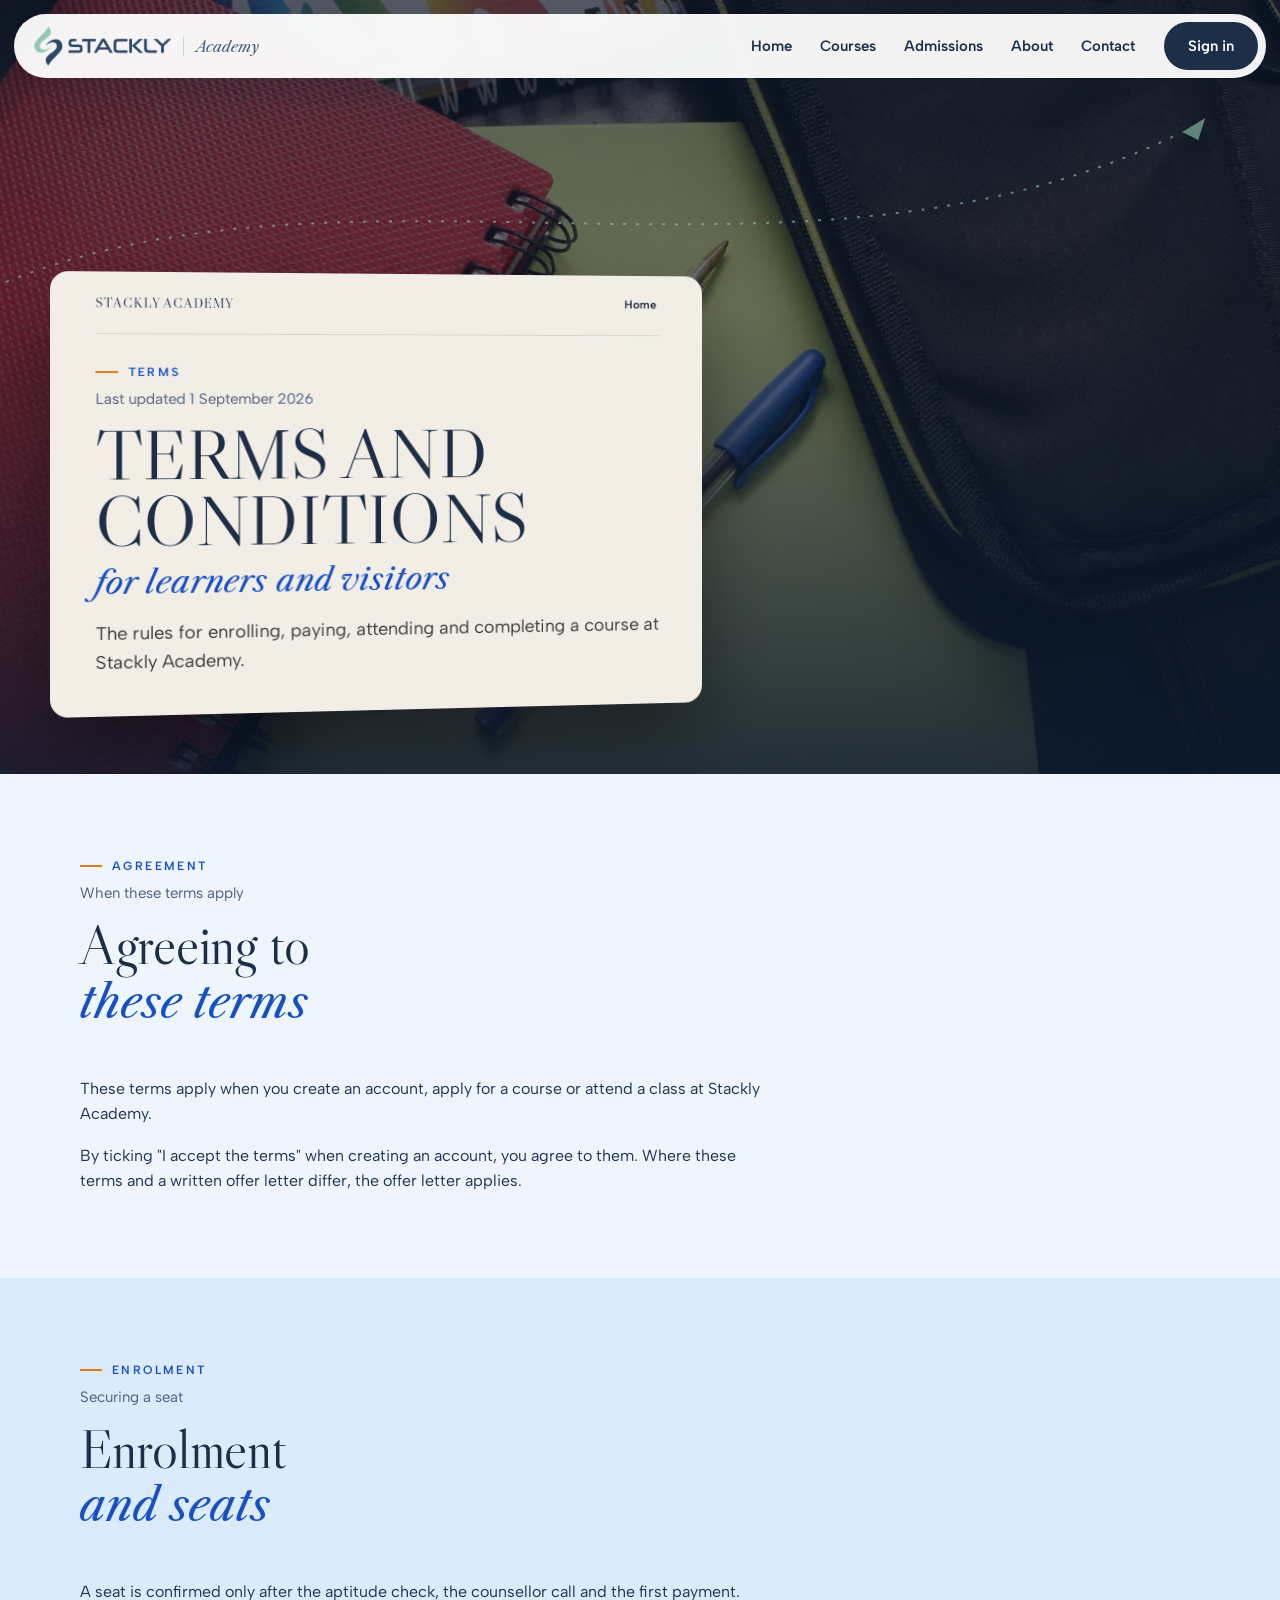
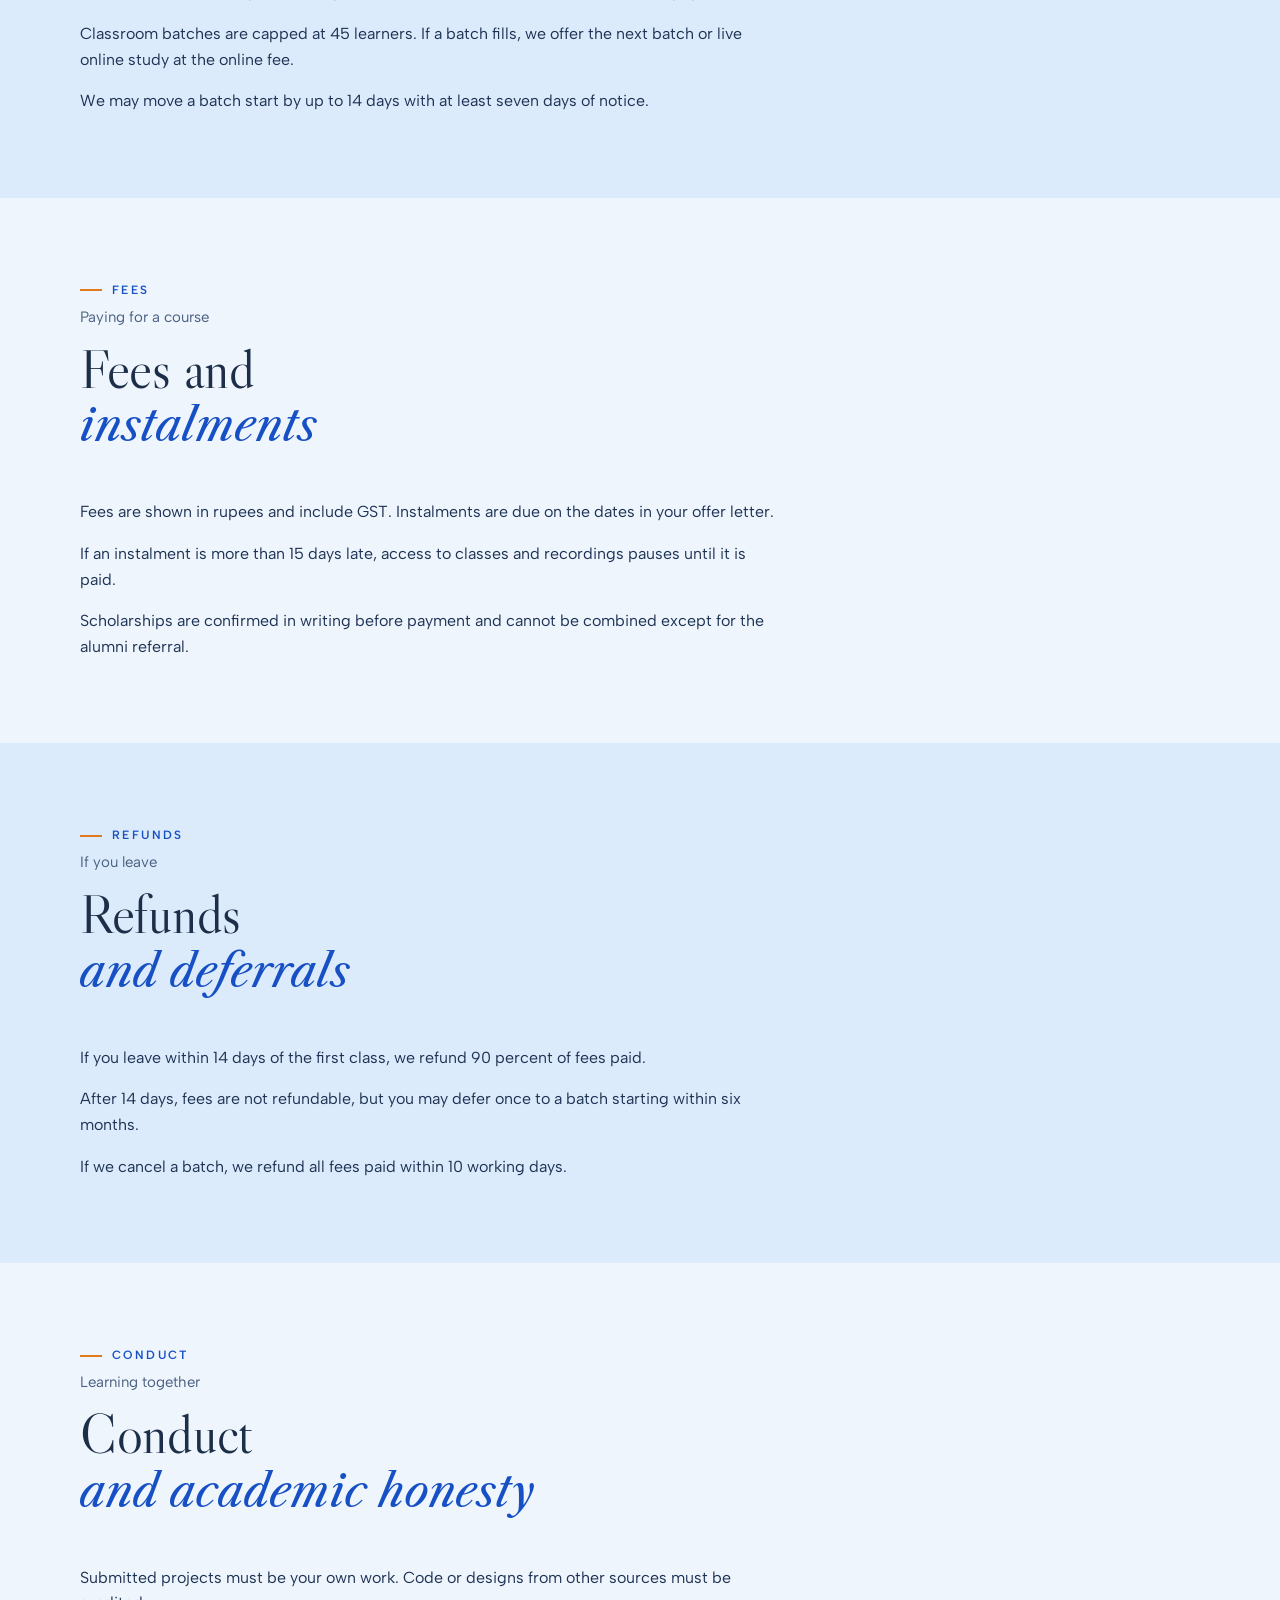
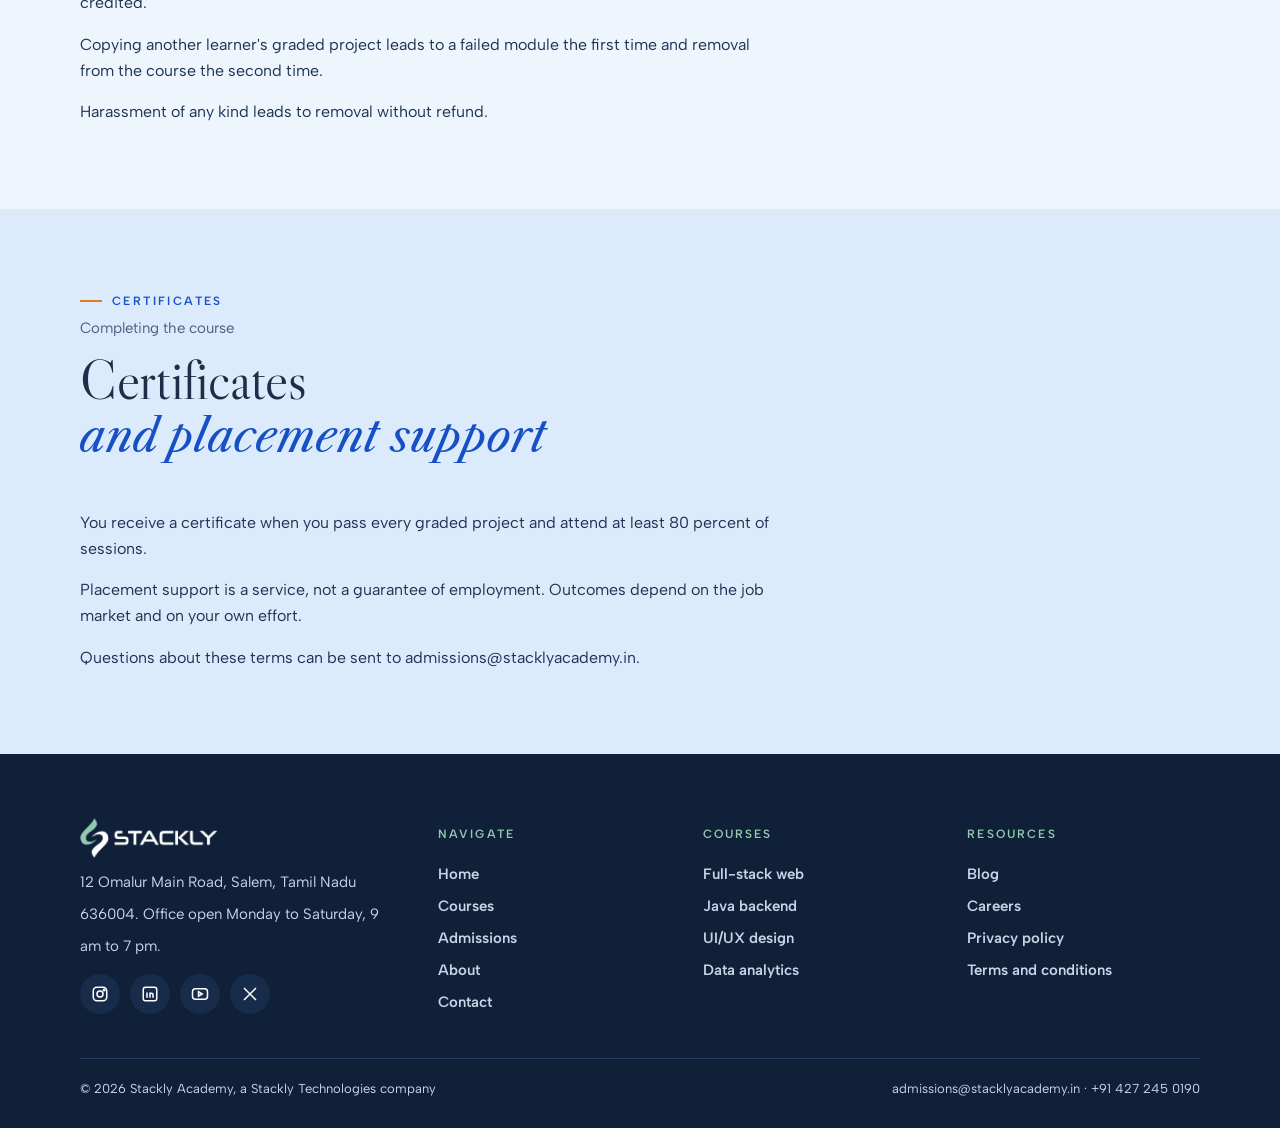
<file: terms-conditions.html>
<!doctype html>
<html lang="en-IN">
<head>
<meta charset="utf-8">
<meta name="viewport" content="width=device-width,initial-scale=1">
<title>Terms and conditions | Stackly Academy</title>
<meta name="description" content="The rules for enrolling, paying, attending and completing a course at Stackly Academy.">
<link rel="icon" href="logo-light.webp" type="image/webp">
<link rel="preload" href="libre-caslon-display-latin-400-normal.woff2" as="font" type="font/woff2" crossorigin>
<link rel="stylesheet" href="styles.css">
</head>
<body>
<a class="sr" href="#main">Skip to content</a>
<header class="hdr">
  <a class="brand" href="index.html" data-splash aria-label="Stackly Academy home"><img src="logo-light.webp" alt="Stackly" width="137" height="40"><span class="brand__sub">Academy</span></a>
  <nav class="hdr__nav" aria-label="Main"><a href="index.html">Home</a><a href="courses.html">Courses</a><a href="admissions.html">Admissions</a><a href="about.html">About</a><a href="contact.html">Contact</a></nav>
  <a class="btn btn--solid hdr__signin" href="signin.html">Sign in</a>
  <button class="hdr__burger" type="button" aria-label="Menu" aria-expanded="false" aria-controls="mmenu"><svg width="20" height="14" viewBox="0 0 20 14" fill="none" stroke="currentColor" stroke-width="2" aria-hidden="true"><path d="M0 1h20M0 7h20M0 13h20"/></svg></button>
</header>
<div class="mmenu" id="mmenu" hidden><nav aria-label="Mobile"><a href="index.html">Home</a><a href="courses.html">Courses</a><a href="admissions.html">Admissions</a><a href="about.html">About</a><a href="contact.html">Contact</a></nav><div class="mmenu__cta"><a class="btn btn--line" href="signin.html">Sign in</a><a class="btn btn--solid" href="signup.html">Create account</a></div></div>
<div class="splash" id="splash" hidden><img src="logo-light.webp" alt="Stackly" width="137" height="40"></div><main id="main">
<section class="hero hero--page" aria-labelledby="page-title">
  <img class="hero__bg" src="hero-terms.webp" alt="A red spiral notebook and two pens on a yellow notepad beside a black bag" fetchpriority="high">
  <svg class="trail" viewBox="0 0 1440 220" preserveAspectRatio="none" aria-hidden="true"><path d="M-20 200 C 380 40, 900 230, 1330 40" fill="none" stroke="currentColor" stroke-width="2" stroke-dasharray="3 10" vector-effect="non-scaling-stroke"/><path d="M1330 40 l26 -14 -8 22 z" fill="currentColor"/></svg>
  <div class="page-card" data-tilt="7">
    <div class="book__bar"><strong>Stackly Academy</strong><nav class="crumbs" aria-label="Breadcrumb"><span aria-current="page">Home</span></nav></div>
    <p class="eyebrow">Terms</p><p class="kicker">Last updated 1 September 2026</p>
    <h1 id="page-title">Terms and conditions <em class="acc">for learners and visitors</em></h1>
    <p class="lead">The rules for enrolling, paying, attending and completing a course at Stackly Academy.</p>
    
  </div>
</section>
<section class="sec" aria-labelledby="l0"><div class="wrap"><div class="sh rv" data-rv="up"><p class="eyebrow">Agreement</p><p class="kicker">When these terms apply</p><h2 id="l0">Agreeing to <em class="acc">these terms</em></h2></div><div class="prose rv" data-rv="up"><p>These terms apply when you create an account, apply for a course or attend a class at Stackly Academy.</p><p>By ticking "I accept the terms" when creating an account, you agree to them. Where these terms and a written offer letter differ, the offer letter applies.</p></div></div></section><section class="sec sec--alt" aria-labelledby="l1"><div class="wrap"><div class="sh rv" data-rv="up"><p class="eyebrow">Enrolment</p><p class="kicker">Securing a seat</p><h2 id="l1">Enrolment <em class="acc">and seats</em></h2></div><div class="prose rv" data-rv="up"><p>A seat is confirmed only after the aptitude check, the counsellor call and the first payment.</p><p>Classroom batches are capped at 45 learners. If a batch fills, we offer the next batch or live online study at the online fee.</p><p>We may move a batch start by up to 14 days with at least seven days of notice.</p></div></div></section><section class="sec" aria-labelledby="l2"><div class="wrap"><div class="sh rv" data-rv="up"><p class="eyebrow">Fees</p><p class="kicker">Paying for a course</p><h2 id="l2">Fees and <em class="acc">instalments</em></h2></div><div class="prose rv" data-rv="up"><p>Fees are shown in rupees and include GST. Instalments are due on the dates in your offer letter.</p><p>If an instalment is more than 15 days late, access to classes and recordings pauses until it is paid.</p><p>Scholarships are confirmed in writing before payment and cannot be combined except for the alumni referral.</p></div></div></section><section class="sec sec--alt" aria-labelledby="l3"><div class="wrap"><div class="sh rv" data-rv="up"><p class="eyebrow">Refunds</p><p class="kicker">If you leave</p><h2 id="l3">Refunds <em class="acc">and deferrals</em></h2></div><div class="prose rv" data-rv="up"><p>If you leave within 14 days of the first class, we refund 90 percent of fees paid.</p><p>After 14 days, fees are not refundable, but you may defer once to a batch starting within six months.</p><p>If we cancel a batch, we refund all fees paid within 10 working days.</p></div></div></section><section class="sec" aria-labelledby="l4"><div class="wrap"><div class="sh rv" data-rv="up"><p class="eyebrow">Conduct</p><p class="kicker">Learning together</p><h2 id="l4">Conduct <em class="acc">and academic honesty</em></h2></div><div class="prose rv" data-rv="up"><p>Submitted projects must be your own work. Code or designs from other sources must be credited.</p><p>Copying another learner's graded project leads to a failed module the first time and removal from the course the second time.</p><p>Harassment of any kind leads to removal without refund.</p></div></div></section><section class="sec sec--alt" aria-labelledby="l5"><div class="wrap"><div class="sh rv" data-rv="up"><p class="eyebrow">Certificates</p><p class="kicker">Completing the course</p><h2 id="l5">Certificates <em class="acc">and placement support</em></h2></div><div class="prose rv" data-rv="up"><p>You receive a certificate when you pass every graded project and attend at least 80 percent of sessions.</p><p>Placement support is a service, not a guarantee of employment. Outcomes depend on the job market and on your own effort.</p><p>Questions about these terms can be sent to admissions@stacklyacademy.in.</p></div></div></section>
</main><footer class="ftr">
  <div class="wrap">
    <div class="ftr__grid">
      <div class="ftr__brand"><a class="brand" href="index.html" data-splash aria-label="Stackly Academy home"><img src="logo-dark.webp" alt="Stackly" width="137" height="40"></a>
        <p>12 Omalur Main Road, Salem, Tamil Nadu 636004. Office open Monday to Saturday, 9 am to 7 pm.</p>
        <div class="social"><a href="404.html" aria-label="Stackly Academy on Instagram"><svg width="18" height="18" viewBox="0 0 24 24" fill="none" stroke="currentColor" stroke-width="2" aria-hidden="true"><rect x="3" y="3" width="18" height="18" rx="5"/><circle cx="12" cy="12" r="4"/><circle cx="17.5" cy="6.5" r="1"/></svg></a><a href="404.html" aria-label="Stackly Academy on LinkedIn"><svg width="18" height="18" viewBox="0 0 24 24" fill="none" stroke="currentColor" stroke-width="2" aria-hidden="true"><rect x="3" y="3" width="18" height="18" rx="3"/><path d="M8 10v7M8 7v.01M12 17v-4a2 2 0 014 0v4M12 10v7"/></svg></a><a href="404.html" aria-label="Stackly Academy on YouTube"><svg width="18" height="18" viewBox="0 0 24 24" fill="none" stroke="currentColor" stroke-width="2" aria-hidden="true"><rect x="2" y="5" width="20" height="14" rx="4"/><path d="M10 9l5 3-5 3z"/></svg></a><a href="404.html" aria-label="Stackly Academy on X"><svg width="18" height="18" viewBox="0 0 24 24" fill="none" stroke="currentColor" stroke-width="2" aria-hidden="true"><path d="M4 4l16 16M20 4L4 20"/></svg></a></div></div>
      <div><h2>Navigate</h2><ul><li><a href="index.html">Home</a></li><li><a href="courses.html">Courses</a></li><li><a href="admissions.html">Admissions</a></li><li><a href="about.html">About</a></li><li><a href="contact.html">Contact</a></li></ul></div>
      <div><h2>Courses</h2><ul><li><a href="404.html">Full-stack web</a></li><li><a href="404.html">Java backend</a></li><li><a href="404.html">UI/UX design</a></li><li><a href="404.html">Data analytics</a></li></ul></div>
      <div><h2>Resources</h2><ul><li><a href="404.html">Blog</a></li><li><a href="404.html">Careers</a></li><li><a href="404.html">Privacy policy</a></li><li><a href="404.html">Terms and conditions</a></li></ul></div>
    </div>
    <div class="ftr__base"><span>© 2026 Stackly Academy, a Stackly Technologies company</span><span>admissions@stacklyacademy.in · +91 427 245 0190</span></div>
  </div>
</footer>
<div class="modal" id="modal" hidden role="dialog" aria-modal="true" aria-labelledby="modal-t"><div class="modal__box"><h2 id="modal-t">Notice</h2><p></p><button class="btn btn--solid" type="button">OK</button></div></div>
<script src="script.js"></script>
</body>
</html>
</file>
<file: styles.css>
/* Stackly Academy — shared styles. Self-hosted fonts only; no external requests. */
@font-face{font-family:"Caslon Display";font-weight:400;font-display:swap;src:url(libre-caslon-display-latin-400-normal.woff2) format("woff2");unicode-range:U+0000-00FF,U+0131,U+0152-0153,U+02BB-02BC,U+02C6,U+02DA,U+02DC,U+0304,U+0308,U+0329,U+2000-206F,U+20AC,U+2122,U+2191,U+2193,U+2212,U+2215,U+FEFF,U+FFFD}
@font-face{font-family:"Caslon Display";font-weight:400;font-display:swap;src:url(libre-caslon-display-latin-ext-400-normal.woff2) format("woff2");unicode-range:U+0100-02BA,U+02BD-02C5,U+02C7-02CC,U+02CE-02D7,U+02DD-02FF,U+1D00-1DBF,U+1E00-1E9F,U+1EF2-1EFF,U+2020,U+20A0-20AB,U+20AD-20C0,U+2113,U+2C60-2C7F,U+A720-A7FF}
@font-face{font-family:"Caslon Text";font-style:italic;font-weight:400;font-display:swap;src:url(libre-caslon-text-latin-400-italic.woff2) format("woff2");unicode-range:U+0000-00FF,U+0131,U+0152-0153,U+02BB-02BC,U+02C6,U+02DA,U+02DC,U+0304,U+0308,U+0329,U+2000-206F,U+20AC,U+2122,U+2191,U+2193,U+2212,U+2215,U+FEFF,U+FFFD}
@font-face{font-family:"Caslon Text";font-style:italic;font-weight:400;font-display:swap;src:url(libre-caslon-text-latin-ext-400-italic.woff2) format("woff2");unicode-range:U+0100-02BA,U+02BD-02C5,U+02C7-02CC,U+02CE-02D7,U+02DD-02FF,U+1D00-1DBF,U+1E00-1E9F,U+1EF2-1EFF,U+2020,U+20A0-20AB,U+20AD-20C0,U+2113,U+2C60-2C7F,U+A720-A7FF}
@font-face{font-family:"Albert Sans";font-weight:400;font-display:swap;src:url(albert-sans-latin-400-normal.woff2) format("woff2");unicode-range:U+0000-00FF,U+0131,U+0152-0153,U+02BB-02BC,U+02C6,U+02DA,U+02DC,U+0304,U+0308,U+0329,U+2000-206F,U+20AC,U+2122,U+2191,U+2193,U+2212,U+2215,U+FEFF,U+FFFD}
@font-face{font-family:"Albert Sans";font-weight:400;font-display:swap;src:url(albert-sans-latin-ext-400-normal.woff2) format("woff2");unicode-range:U+0100-02BA,U+02BD-02C5,U+02C7-02CC,U+02CE-02D7,U+02DD-02FF,U+1D00-1DBF,U+1E00-1E9F,U+1EF2-1EFF,U+2020,U+20A0-20AB,U+20AD-20C0,U+2113,U+2C60-2C7F,U+A720-A7FF}
@font-face{font-family:"Albert Sans";font-weight:500;font-display:swap;src:url(albert-sans-latin-500-normal.woff2) format("woff2");unicode-range:U+0000-00FF,U+0131,U+0152-0153,U+02BB-02BC,U+02C6,U+02DA,U+02DC,U+0304,U+0308,U+0329,U+2000-206F,U+20AC,U+2122,U+2191,U+2193,U+2212,U+2215,U+FEFF,U+FFFD}
@font-face{font-family:"Albert Sans";font-weight:500;font-display:swap;src:url(albert-sans-latin-ext-500-normal.woff2) format("woff2");unicode-range:U+0100-02BA,U+02BD-02C5,U+02C7-02CC,U+02CE-02D7,U+02DD-02FF,U+1D00-1DBF,U+1E00-1E9F,U+1EF2-1EFF,U+2020,U+20A0-20AB,U+20AD-20C0,U+2113,U+2C60-2C7F,U+A720-A7FF}
@font-face{font-family:"Albert Sans";font-weight:600;font-display:swap;src:url(albert-sans-latin-600-normal.woff2) format("woff2");unicode-range:U+0000-00FF,U+0131,U+0152-0153,U+02BB-02BC,U+02C6,U+02DA,U+02DC,U+0304,U+0308,U+0329,U+2000-206F,U+20AC,U+2122,U+2191,U+2193,U+2212,U+2215,U+FEFF,U+FFFD}
@font-face{font-family:"Albert Sans";font-weight:600;font-display:swap;src:url(albert-sans-latin-ext-600-normal.woff2) format("woff2");unicode-range:U+0100-02BA,U+02BD-02C5,U+02C7-02CC,U+02CE-02D7,U+02DD-02FF,U+1D00-1DBF,U+1E00-1E9F,U+1EF2-1EFF,U+2020,U+20A0-20AB,U+20AD-20C0,U+2113,U+2C60-2C7F,U+A720-A7FF}

:root{
  --base:#EEF5FD;--base-2:#DCEBFB;--panel:#FFFFFF;--panel-2:#E3EDF9;
  --accent:#1650C4;--warm:#E07A1F;--ink:#1C2E48;--text:#1E3354;--muted:#4A5F80;
  --cream:#F2EEE6;--cream-line:#D9D2C4;--night:#0F2038;--night-2:#172C4A;--mint:#93C9B2;--on-night:#C8D5E6;
  --display:"Caslon Display",Georgia,"Times New Roman",serif;
  --accentface:"Caslon Text",Georgia,serif;
  --body:"Albert Sans",system-ui,-apple-system,"Segoe UI",sans-serif;
  --logo-h:40px;--r:18px;--wrap:1200px;--pad:clamp(16px,4vw,40px);
}
*,*::before,*::after{box-sizing:border-box}
*{margin:0}
html,body{overflow-x:clip}
html{scroll-behavior:smooth;-webkit-text-size-adjust:100%}
body{font:400 16px/1.6 var(--body);color:var(--text);background:var(--base);-webkit-font-smoothing:antialiased;min-width:0}
[hidden]{display:none!important}
img{max-width:100%;height:auto;display:block}
a{color:inherit}
button{font:inherit;color:inherit}
:focus-visible{outline:3px solid var(--accent);outline-offset:3px}
.sr{position:absolute!important;width:1px;height:1px;overflow:hidden;clip:rect(0 0 0 0);white-space:nowrap}
.wrap{width:100%;max-width:var(--wrap);margin:0 auto;padding:0 var(--pad)}
.num{font-family:var(--display);font-variant-numeric:tabular-nums;white-space:nowrap}
p a,li a,.inline-link{display:inline-block;min-height:32px;min-width:32px;line-height:32px;color:var(--accent);font-weight:600}

/* ---------- headings (two-face) ---------- */
h1,h2,h3{font-family:var(--display);font-weight:400;color:var(--ink);line-height:1.02;letter-spacing:-.005em}
h2{font-size:clamp(1.35rem,.7rem + 4.4vw,3.4rem)}
h3{font-size:clamp(1.15rem,.8rem + 1.6vw,1.6rem);line-height:1.15}
.acc{display:block;font-family:var(--accentface);font-style:italic;font-weight:400;color:var(--accent);letter-spacing:0;font-size:.8em;margin-top:.12em;line-height:1.15}
.sh{max-width:760px;margin-bottom:clamp(28px,4vw,48px)}
.sh--center{margin-left:auto;margin-right:auto;text-align:center}
.sh--center .eyebrow{justify-content:center}
.eyebrow{display:flex;align-items:center;gap:10px;font:600 12px/1.4 var(--body);letter-spacing:.2em;text-transform:uppercase;color:var(--accent)}
.eyebrow::before{content:"";flex:none;width:22px;height:2px;background:var(--warm)}
.kicker{color:var(--muted);font-size:15px;margin:6px 0 12px}
.lead{font-size:clamp(1rem,.95rem + .3vw,1.15rem);max-width:62ch}
.night{background:var(--night);color:var(--on-night)}
.night h2,.night h3{color:#fff}
.night .eyebrow{color:var(--mint)}
.night .kicker{color:var(--on-night)}
.night .acc{color:var(--mint)}
.night .card--cream h3{color:var(--ink)}
.night .card--cream .card__desc{color:var(--muted)}

/* ---------- sections ---------- */
.sec{padding:clamp(56px,7vw,84px) 0;position:relative}
.sec--alt{background:var(--base-2)}
.sec--panel{background:var(--panel)}
.prose{max-width:70ch}
.prose p+p{margin-top:1em}
.prose h3{margin:1.4em 0 .4em}
.prose ul{padding-left:1.2em;margin-top:.6em}
.prose li+li{margin-top:.35em}

/* ---------- buttons ---------- */
.btn{display:inline-flex;align-items:center;justify-content:center;gap:10px;min-height:48px;padding:0 24px;border-radius:999px;border:0;
  font:600 15px/1 var(--body);text-decoration:none;cursor:pointer;white-space:nowrap;transition:background .2s,color .2s,box-shadow .2s}
.btn--solid{background:var(--ink);color:#fff}
.btn--solid:hover{background:#0B1B31;color:#fff}
.btn--line{background:transparent;color:var(--ink);box-shadow:inset 0 0 0 1.5px var(--ink)}
.btn--line:hover{background:var(--ink);color:#fff}
.btn--cream{background:var(--cream);color:var(--ink)}
.btn--cream:hover{background:#fff;color:var(--ink)}
.pill{padding:0 6px 0 24px;height:52px}
.pill i{display:grid;place-items:center;width:40px;height:40px;border-radius:50%;background:var(--mint);color:var(--ink);transition:transform .25s}
.pill:hover i{transform:translateX(3px)}

/* ---------- header ---------- */
.hdr{position:fixed;z-index:40;top:14px;left:14px;right:14px;max-width:1320px;margin:0 auto;display:flex;align-items:center;gap:16px;
  padding:8px 8px 8px 20px;background:rgba(255,255,255,.95);border-radius:999px;box-shadow:0 10px 36px rgba(8,20,40,.22);
  -webkit-backdrop-filter:blur(10px);backdrop-filter:blur(10px)}
.brand{display:flex;align-items:center;gap:12px;text-decoration:none;min-height:44px;min-width:44px;flex:none}
.brand img{height:var(--logo-h);width:auto}
.brand__sub{font:italic 400 15px var(--accentface);color:var(--muted);padding-left:12px;border-left:1px solid #C9D6E6;white-space:nowrap}
.hdr__nav{display:flex;gap:2px;margin-left:auto}
.hdr__nav a{font-weight:600;font-size:15px;text-decoration:none;color:var(--ink);padding:12px 13px;border-radius:999px;white-space:nowrap}
.hdr__nav a:hover{background:var(--base)}
.hdr__nav a[aria-current="page"]{color:var(--accent)}
.hdr__burger{display:none;margin-left:auto;width:48px;height:48px;border-radius:50%;border:0;background:var(--ink);color:#fff;cursor:pointer;flex:none}
.hdr__burger svg{margin:auto}
.mmenu{position:fixed;z-index:39;top:84px;left:14px;right:14px;background:#fff;border-radius:22px;padding:14px;box-shadow:0 20px 50px rgba(8,20,40,.3)}
.mmenu a{display:flex;align-items:center;min-height:48px;padding:0 14px;border-radius:12px;text-decoration:none;font-weight:600;color:var(--ink)}
.mmenu a:hover{background:var(--base)}
.mmenu a[aria-current="page"]{color:var(--accent)}
.mmenu__cta{display:grid;grid-template-columns:1fr 1fr;gap:10px;margin-top:10px;padding-top:12px;border-top:1px solid #E1E8F2}
.mmenu__cta .btn{width:100%}
.mmenu a.btn--solid{color:#fff;justify-content:center}
.mmenu a.btn--line{justify-content:center}
@media (max-width:1100px){
  .hdr__nav{display:none}
  .hdr .hdr__signin{display:none}
  .hdr__burger{display:grid}
}
@media (max-width:440px){.brand__sub{display:none}.hdr{left:10px;right:10px;padding-left:14px}.mmenu{left:10px;right:10px}}
@media (max-width:300px){.brand img{height:var(--logo-h)}.hdr{gap:8px}.mmenu__cta{grid-template-columns:1fr}}

/* ---------- splash ---------- */
.splash{position:fixed;inset:0;z-index:100;display:grid;place-items:center;background:var(--cream)}
.splash img{height:var(--logo-h);width:auto;animation:splashFade 1.3s ease both}
@keyframes splashFade{0%{opacity:0}35%{opacity:1}75%{opacity:1}100%{opacity:.25}}

/* ---------- home hero (3D carousel) ---------- */
.hero{position:relative;isolation:isolate;overflow:hidden;color:#fff}
.hero__bg{position:absolute;inset:0;z-index:-2;width:100%;height:100%;object-fit:cover}
.hero::before{content:"";position:absolute;inset:0;z-index:-1;background:linear-gradient(180deg,rgba(12,26,48,.68) 0%,rgba(12,26,48,.6) 40%,rgba(12,26,48,.9) 100%)}
.trail{position:absolute;z-index:-1;left:0;top:92px;width:100%;height:220px;pointer-events:none;color:rgba(147,201,178,.6)}
.hero--home{min-height:100svh;padding:104px 20px 28px;display:flex;flex-direction:column}
.hero__intro{max-width:1180px;width:100%;margin:0 auto 18px;display:flex;align-items:end;justify-content:space-between;gap:20px;flex-wrap:wrap}
.hero .eyebrow{color:var(--mint)}
.hero .kicker{color:var(--on-night)}
.hero--home h1{font-size:clamp(1.3rem,.7rem + 3vw,3rem);line-height:1.05;color:#fff}
.hero--home h1 .acc{color:var(--mint)}
.hero__meta{color:var(--on-night);font-size:14px;line-height:1.5}
.hero__meta b{font:400 28px/1 var(--display);color:#fff}
.hero__meta b span,.suf{color:var(--warm)}
.stage{--cw:min(940px,74vw);--ch:calc(var(--cw) / 1.9);position:relative;display:grid;justify-content:center;padding-bottom:24px;perspective:1800px;perspective-origin:50% 40%;outline:none}
.book{position:relative;grid-area:1/1;width:var(--cw);min-height:var(--ch);display:grid;grid-template-columns:1fr 1fr;grid-template-rows:auto;
  border-radius:var(--r);overflow:hidden;background:var(--cream);color:var(--text);box-shadow:0 40px 90px rgba(0,0,0,.45);
  transition:transform .9s cubic-bezier(.2,.7,.15,1),filter .9s}
.book[data-pos="0"]{transform:translate3d(0,0,0) rotateX(var(--tx,0deg)) rotateY(var(--ty,0deg));z-index:3}
.book[data-pos="1"]{transform:translate3d(64%,4%,-380px) rotateY(-34deg);z-index:1;filter:brightness(.55)}
.book[data-pos="2"]{transform:translate3d(-64%,4%,-380px) rotateY(34deg);z-index:1;filter:brightness(.55)}
.book__text{container-type:inline-size;display:flex;flex-direction:column;padding:0 clamp(18px,3vw,40px) clamp(18px,3vw,34px);min-width:0}
.book__bar{display:flex;align-items:center;gap:16px;white-space:nowrap;overflow:hidden;padding:15px 0;border-bottom:1px solid var(--cream-line);font-size:12px;color:#5A5347}
.book__bar strong{font:400 13px var(--display);letter-spacing:.08em;text-transform:uppercase;color:var(--ink);margin-right:auto;white-space:nowrap}
.book h2{font-size:min(11cqi,4.6rem);line-height:.92;text-transform:uppercase;margin-top:clamp(14px,2.4vw,30px);color:var(--ink)}
.book h2 .acc{text-transform:none;font-size:clamp(15px,.36em,26px);margin-top:14px}
.book__by{margin-top:auto;padding-top:16px;font:400 12px var(--display);letter-spacing:.22em;text-transform:uppercase;color:#5A5347}
.book__desc{margin-top:10px;font-size:15px;line-height:1.5;color:#3E3A33;max-width:36ch}
.book .pill{margin-top:16px;align-self:flex-start}
.book__media{position:relative;min-width:0}
.book__media{min-height:100%}
@container (max-width:430px){.book__bar span{display:none}}
.book__media img{position:absolute;inset:0;width:100%;height:100%;object-fit:cover}
.chip{position:absolute;z-index:2;display:flex;align-items:center;gap:8px;background:rgba(255,255,255,.96);color:var(--ink);font:600 13px/1 var(--body);
  padding:10px 14px;border-radius:999px;box-shadow:0 8px 24px rgba(0,0,0,.18);white-space:nowrap}
.chip svg{color:var(--warm);flex:none}
.chip--tr{right:16px;top:16px}.chip--bl{left:16px;bottom:16px}
.car-ctl{display:flex;justify-content:center;align-items:center;gap:12px;margin-top:18px;flex-wrap:wrap}
.car-ctl .btn{min-width:108px}
.dots{display:flex;gap:2px}
.dots button{width:32px;height:32px;border:0;background:transparent;display:grid;place-items:center;cursor:pointer;padding:0}
.dots button::after{content:"";width:9px;height:9px;border-radius:5px;background:rgba(255,255,255,.45);transition:width .3s}
.dots button[aria-current="true"]::after{background:var(--mint);width:22px}
@media (max-width:760px){
  .hero--home{padding-top:96px}
  .stage{--cw:84vw;--ch:0px}
  .book{grid-template-columns:1fr;grid-template-rows:min(220px,52vw) auto}
  .book__media{grid-row:1}.book__text{grid-row:2}
  .book__bar span{display:none}
  .book[data-pos="1"]{transform:translate3d(80%,3%,-300px) rotateY(-38deg)}
  .book[data-pos="2"]{transform:translate3d(-80%,3%,-300px) rotateY(38deg)}
  .book__desc{font-size:14px}
  .book .pill{height:46px}
  .book .pill i{width:36px;height:36px}
}

/* ---------- inner page hero ---------- */
.hero--page{min-height:clamp(560px,86svh,860px);padding:120px var(--pad) 56px;display:flex;align-items:flex-end;perspective:1600px}
.hero--page .page-card{position:relative;width:min(660px,100%);background:var(--cream);color:var(--text);border-radius:var(--r);padding:0 clamp(20px,3.4vw,44px) clamp(22px,3vw,38px);
  box-shadow:0 36px 80px rgba(0,0,0,.4);transform:rotateY(var(--ty,7deg)) rotateX(var(--tx,0deg));transform-origin:0 50%;transition:transform .5s cubic-bezier(.2,.7,.15,1);margin-left:max(0px,calc((100vw - 1260px) / 2))}
.page-card .book__bar{margin-bottom:clamp(18px,3vw,30px)}
.page-card .eyebrow{color:var(--accent)}
.page-card .kicker{color:var(--muted)}
.page-card h1{font-size:clamp(1.35rem,.55rem + 5.6vw,4.4rem);line-height:.95;text-transform:uppercase;color:var(--ink)}
.page-card h1 .acc{text-transform:none;font-size:.44em;margin-top:.35em;color:var(--accent)}
.page-card .lead{margin-top:18px;color:#3E3A33}
.page-card .btn{margin-top:22px}
.crumbs{display:flex;gap:6px;flex-wrap:wrap;font-size:12px}
.crumbs a{display:inline-flex;align-items:center;min-height:36px;padding:0 4px;color:#5A5347;text-decoration:none}
.crumbs a:hover{color:var(--accent)}
.crumbs span{display:inline-flex;align-items:center;min-height:32px;padding:0 4px;color:var(--ink);font-weight:600}
@media (max-width:760px){.hero--page{padding-top:104px;min-height:0;perspective:none}.hero--page .page-card{transform:none}}

/* ---------- 3D tilt (pointer) ---------- */
[data-tilt]{transform-style:preserve-3d}

/* ---------- reveal ---------- */
.rv{opacity:0;transition:opacity .8s ease var(--d,0s),transform .8s cubic-bezier(.2,.7,.15,1) var(--d,0s)}
.rv[data-rv="up"]{transform:translateY(34px)}
.rv[data-rv="left"]{transform:translateX(-44px)}
.rv[data-rv="right"]{transform:translateX(44px)}
.rv[data-rv="zoom"]{transform:scale(.94)}
.rv[data-rv="flip"]{transform:perspective(900px) rotateX(14deg) translateY(20px);transform-origin:50% 100%}
.rv.in{opacity:1;transform:none}
@media (max-width:419px){.rv[data-rv="left"],.rv[data-rv="right"]{transform:translateY(30px)}.rv.in{transform:none}}

/* ---------- asymmetric pair ---------- */
.split{display:grid;grid-template-columns:1.05fr 1fr;gap:clamp(32px,6vw,80px);align-items:center}
.split>*{min-width:0}
.pair{position:relative;padding:0 12% 12% 0;max-width:560px}
.pair__big{aspect-ratio:4/5;object-fit:cover;width:100%;border-radius:999px 999px var(--r) var(--r)}
.pair__small{position:absolute;right:0;bottom:0;width:44%;aspect-ratio:1;object-fit:cover;border-radius:50%;border:8px solid var(--base);box-shadow:0 20px 50px rgba(8,20,40,.25)}
.pair--ellipse .pair__big{border-radius:50%/42%}
.pair--ellipse .pair__small{border-radius:28px}
.sec--alt .pair__small{border-color:var(--base-2)}
.pair .chip--tl{left:6%;top:12%}
.pair .chip--ml{left:-4%;top:58%}
@media (max-width:900px){.split{grid-template-columns:1fr}.pair{margin:0 auto}}
@media (max-width:480px){.pair .chip--ml{left:0}}

/* ---------- stats ---------- */
.stats{display:grid;grid-template-columns:repeat(4,1fr);gap:18px;margin-top:36px}
.stats>div{min-width:0;padding:20px;border-radius:14px;background:var(--panel);box-shadow:0 1px 0 rgba(16,32,58,.06)}
.stat__n{font:400 clamp(2rem,1.4rem + 2vw,3rem)/1 var(--display);color:var(--ink);font-variant-numeric:tabular-nums;white-space:nowrap}
.stat__n .suf{font-size:.7em}
.stat__l{margin-top:8px;font-size:14px;color:var(--muted)}
.stats--in{grid-template-columns:repeat(2,1fr);margin-top:28px}
.night .stats>div{background:var(--night-2)}
.night .stat__n{color:#fff}
.night .stat__l{color:var(--on-night)}
.caveat{margin-top:16px;font-size:13px;color:var(--muted);max-width:70ch}
.night .caveat{color:var(--on-night)}
@media (max-width:760px){.stats{grid-template-columns:repeat(2,1fr)}}
@media (max-width:300px){.stats,.stats--in{grid-template-columns:1fr}}

/* ---------- grids & cards ---------- */
.grid{display:grid;gap:clamp(16px,2vw,24px);align-items:stretch}
.grid>*{min-width:0}
.g2{grid-template-columns:repeat(2,1fr)}.g3{grid-template-columns:repeat(3,1fr)}.g4{grid-template-columns:repeat(4,1fr)}
@media (max-width:1000px){.g3,.g4{grid-template-columns:repeat(2,1fr)}}
@media (max-width:640px){.g2,.g3,.g4{grid-template-columns:1fr}}
.card{display:flex;flex-direction:column;background:var(--panel);border-radius:var(--r);overflow:hidden;box-shadow:0 1px 0 rgba(16,32,58,.06),0 14px 34px rgba(16,32,58,.07);min-width:0}
.card--cream{background:var(--cream)}
.card__img{height:200px;width:100%;object-fit:cover}
.card__body{display:flex;flex-direction:column;flex:1;padding:22px;min-width:0}
.card__body>*{min-width:0}
.card h3{display:-webkit-box;-webkit-line-clamp:2;-webkit-box-orient:vertical;overflow:hidden;min-height:2.3em}
.card__desc{margin-top:8px;color:var(--muted);font-size:15px;display:-webkit-box;-webkit-line-clamp:3;-webkit-box-orient:vertical;overflow:hidden;min-height:4.8em;overflow-wrap:anywhere}
.card__meta{display:flex;flex-wrap:wrap;gap:6px;margin-top:14px}
.tag{display:inline-flex;align-items:center;min-height:26px;padding:0 10px;border-radius:999px;font-size:12px;font-weight:600;background:var(--panel-2);color:var(--ink);white-space:nowrap}
.tag--ok{background:#DDF1E7;color:#155238}.tag--warn{background:#FCE9D6;color:#7A3A06}.tag--info{background:#DCE7FB;color:#123C8F}.tag--bad{background:#F8DEDE;color:#8A1C1C}
.card__foot{margin-top:auto;padding-top:18px;display:flex;align-items:center;justify-content:space-between;gap:10px;flex-wrap:wrap}
.price{font:400 1.45rem/1 var(--display);font-variant-numeric:tabular-nums;color:var(--ink);white-space:nowrap}
.price small{font:500 12px var(--body);color:var(--muted);margin-left:4px}
.card__acts{display:flex;gap:6px}
.icon-btn{width:40px;height:40px;border-radius:50%;border:0;display:grid;place-items:center;background:var(--panel-2);color:var(--ink);cursor:pointer;transition:background .2s,color .2s}
.icon-btn[aria-pressed="true"]{background:var(--accent);color:#fff}
.icon-btn[aria-pressed="true"] svg path{fill:currentColor}
.card .btn{align-self:flex-start}

/* ---------- filters ---------- */
.filters{display:grid;grid-template-columns:repeat(3,minmax(0,1fr)) auto;gap:14px;align-items:end;margin-bottom:28px;padding:18px;border-radius:var(--r);background:var(--panel)}
.filters .btn{min-height:48px}
.filters__count{grid-column:1/-1;font-size:14px;color:var(--muted)}
@media (max-width:860px){.filters{grid-template-columns:1fr 1fr}}
@media (max-width:480px){.filters{grid-template-columns:1fr}}
.empty{padding:40px;text-align:center;border-radius:var(--r);background:var(--panel)}

/* ---------- course rail ---------- */
.rail{display:grid;grid-auto-flow:column;grid-auto-columns:minmax(260px,31%);gap:18px;overflow-x:auto;scroll-snap-type:x mandatory;padding:6px 2px 18px;scrollbar-width:thin;overscroll-behavior-x:contain}
.rail>*{scroll-snap-align:start}
.rail .card{min-height:100%}
.rail__nav{display:flex;gap:10px;justify-content:flex-end;margin-top:6px}
.rail__nav button{width:48px;height:48px;border-radius:50%;border:0;background:var(--ink);color:#fff;cursor:pointer;display:grid;place-items:center}
.rail__nav button:disabled{opacity:.35;cursor:default}
.rail__bar{height:3px;background:var(--panel-2);border-radius:3px;margin-top:6px;overflow:hidden}
.rail__bar i{display:block;height:100%;width:30%;background:var(--accent);border-radius:3px;transform-origin:0 50%}
@media (max-width:760px){.rail{grid-auto-columns:minmax(240px,82%)}}

/* ---------- chart ---------- */
.chart{display:grid;gap:14px}
.chart__row{display:grid;grid-template-columns:minmax(0,180px) minmax(0,1fr) 64px;gap:14px;align-items:center}
.chart__row>*{min-width:0}
.chart__label{font-weight:600;font-size:15px}
.chart__track{display:block;height:18px;border-radius:9px;background:var(--night-2);overflow:hidden}
.sec:not(.night) .chart__track{background:var(--panel-2)}
.chart__bar{display:block;height:100%;width:0;border-radius:9px;background:linear-gradient(90deg,var(--mint),#BFE3D3);transition:width 1.2s cubic-bezier(.2,.7,.15,1)}
.sec:not(.night) .chart__bar{background:linear-gradient(90deg,var(--accent),#5B8BE8)}
.chart__val{font:400 1.2rem var(--display);font-variant-numeric:tabular-nums;text-align:right;white-space:nowrap}
.chart__val .suf{color:var(--warm)}
@media (max-width:520px){.chart__row{grid-template-columns:1fr 56px}.chart__label{grid-column:1/-1}}
.vchart{display:flex;align-items:flex-end;gap:10px;height:200px;padding-top:10px;border-bottom:1px solid #D5E0EE}
.vchart>div{flex:1;min-width:0;display:flex;flex-direction:column;align-items:center;justify-content:flex-end;height:100%;gap:6px}
.vchart b{display:block;width:100%;max-width:44px;height:0;border-radius:8px 8px 0 0;background:linear-gradient(180deg,var(--accent),#5B8BE8);transition:height 1.1s cubic-bezier(.2,.7,.15,1)}
.vchart span{font-size:12px;color:var(--muted);white-space:nowrap}
.vchart em{font:normal 400 13px var(--display);font-variant-numeric:tabular-nums;color:var(--ink)}

/* ---------- steps ---------- */
.steps{counter-reset:s;display:grid;grid-template-columns:repeat(4,1fr);gap:18px}
.steps>li{list-style:none;position:relative;padding:26px 22px;border-radius:var(--r);background:var(--panel);min-width:0}
.steps>li::before{counter-increment:s;content:counter(s,decimal-leading-zero);font:400 2.2rem/1 var(--display);color:var(--accent);display:block;margin-bottom:14px}
.steps p{color:var(--muted);font-size:15px;margin-top:6px}
.steps{padding:0}
@media (max-width:1000px){.steps{grid-template-columns:repeat(2,1fr)}}
@media (max-width:560px){.steps{grid-template-columns:1fr}}

/* ---------- timeline ---------- */
.tl{position:relative;padding-left:40px;list-style:none}
.tl::before{content:"";position:absolute;left:11px;top:6px;bottom:6px;width:3px;background:var(--panel-2);border-radius:3px}
.tl__fill{position:absolute;left:11px;top:6px;width:3px;height:0;background:var(--accent);border-radius:3px;transition:height .15s linear}
.tl>li{position:relative;padding-bottom:30px}
.tl>li:last-child{padding-bottom:0}
.tl>li::before{content:"";position:absolute;left:-36px;top:4px;width:17px;height:17px;border-radius:50%;background:var(--base);border:3px solid var(--panel-2);transition:border-color .3s,background .3s}
.tl>li.on::before{border-color:var(--accent);background:var(--accent)}
.tl h3{font-size:clamp(1.1rem,.9rem + 1vw,1.45rem)}
.tl .when{font-size:13px;font-weight:600;color:var(--accent);letter-spacing:.06em;text-transform:uppercase}
.tl p{color:var(--muted);margin-top:4px;max-width:62ch}
.sec--alt .tl>li::before{background:var(--base-2)}

/* ---------- seats meter ---------- */
.meter{padding:24px;border-radius:var(--r);background:var(--night);color:var(--on-night)}
.meter__top{display:flex;justify-content:space-between;align-items:baseline;gap:10px;flex-wrap:wrap}
.meter__n{font:400 2.4rem/1 var(--display);color:#fff;font-variant-numeric:tabular-nums;white-space:nowrap}
.meter__track{height:14px;border-radius:7px;background:var(--night-2);margin:16px 0 10px;overflow:hidden}
.meter__fill{height:100%;width:0;border-radius:7px;background:linear-gradient(90deg,var(--mint),#5B8BE8);transition:width 1.4s cubic-bezier(.2,.7,.15,1)}
.meter small{font-size:13px}

/* ---------- definition lists ---------- */
.dl{display:grid;grid-template-columns:minmax(0,220px) minmax(0,1fr);border-top:1px solid #D5E0EE}
.dl>dt,.dl>dd{padding:14px 0;border-bottom:1px solid #D5E0EE;min-width:0}
.dl>dt{font-weight:600;color:var(--ink);padding-right:16px}
.dl>dd{color:var(--text);overflow-wrap:anywhere}
@media (max-width:560px){.dl{grid-template-columns:1fr}.dl>dt{border-bottom:0;padding-bottom:0}.dl>dd{padding-top:4px}}

/* ---------- tables (reflow to cards) ---------- */
.tbl-wrap{border-radius:var(--r);background:var(--panel);overflow:hidden;box-shadow:0 1px 0 rgba(16,32,58,.06)}
.tbl{width:100%;border-collapse:collapse;font-size:15px}
.tbl th,.tbl td{text-align:left;padding:14px 18px;border-bottom:1px solid #E3EAF4;vertical-align:middle}
.tbl th{font:600 12px var(--body);letter-spacing:.08em;text-transform:uppercase;color:var(--muted);background:var(--panel-2)}
.tbl tr:last-child td{border-bottom:0}
.tbl td.r,.tbl th.r{text-align:right}
.tbl .num{font-size:1.05rem}
@media (max-width:760px){
  .tbl thead{position:absolute;width:1px;height:1px;overflow:hidden;clip:rect(0 0 0 0)}
  .tbl,.tbl tbody,.tbl tr,.tbl td{display:block;width:100%}
  .tbl tr{padding:12px 16px;border-bottom:1px solid #E3EAF4}
  .tbl tr:last-child{border-bottom:0}
  .tbl td{display:grid;grid-template-columns:minmax(0,40%) minmax(0,1fr);gap:12px;padding:6px 0;border:0;text-align:left!important}
  .tbl td::before{content:attr(data-label);font-size:12px;font-weight:600;letter-spacing:.06em;text-transform:uppercase;color:var(--muted)}
  .tbl td>*{min-width:0}
}

/* ---------- quotes / carousel ---------- */
.pullq{max-width:900px;margin:0 auto;text-align:center}
.pullq blockquote{font:italic 400 clamp(1.3rem,.9rem + 2vw,2.3rem)/1.3 var(--accentface);color:var(--ink)}
.night .pullq blockquote{color:#fff}
.pullq figcaption{margin-top:18px;font-size:14px;color:var(--muted)}
.night .pullq figcaption{color:var(--on-night)}
.quotes{position:relative;perspective:1400px}
.quote{display:none;padding:clamp(24px,4vw,48px);border-radius:var(--r);background:var(--cream);color:var(--text)}
.quote.is-on{display:block;animation:qin .6s cubic-bezier(.2,.7,.15,1)}
@keyframes qin{from{opacity:0;transform:rotateY(-12deg) translateX(20px)}to{opacity:1;transform:none}}
.quote blockquote{font:italic 400 clamp(1.15rem,.9rem + 1.2vw,1.8rem)/1.35 var(--accentface);color:var(--ink)}
.quote figcaption{margin-top:18px;font-size:14px;color:#5A5347}
.quote figcaption b{display:block;color:var(--ink);font-size:15px}
.quotes__nav{display:flex;gap:10px;align-items:center;margin-top:18px}
.quotes__count{font:400 1rem var(--display);font-variant-numeric:tabular-nums;margin-left:8px}

/* ---------- FAQ ---------- */
.faq{max-width:860px}
.faq details{border-bottom:1px solid #D5E0EE}
.faq summary{display:flex;justify-content:space-between;align-items:center;gap:16px;min-height:60px;padding:14px 0;cursor:pointer;list-style:none;font:600 17px/1.4 var(--body);color:var(--ink)}
.faq summary::-webkit-details-marker{display:none}
.faq summary::after{content:"";flex:none;width:12px;height:12px;border-right:2px solid var(--accent);border-bottom:2px solid var(--accent);transform:rotate(45deg) translateY(-3px);transition:transform .3s}
.faq details[open] summary::after{transform:rotate(-135deg)}
.faq details p{padding:0 0 18px;color:var(--muted);max-width:68ch}

/* ---------- image band ---------- */
.band{position:relative;isolation:isolate;min-height:clamp(320px,42vw,520px);display:flex;align-items:flex-end;color:#fff;overflow:hidden}
.band img{position:absolute;inset:0;z-index:-2;width:100%;height:100%;object-fit:cover}
.band::before{content:"";position:absolute;inset:0;z-index:-1;background:linear-gradient(0deg,rgba(12,26,48,.88),rgba(12,26,48,.3) 70%)}
.band .wrap{padding-top:56px;padding-bottom:48px}
.band blockquote{font:italic 400 clamp(1.25rem,.9rem + 1.8vw,2.2rem)/1.3 var(--accentface);max-width:30ch;color:#fff}
.band figcaption{margin-top:12px;color:var(--on-night);font-size:14px}

/* ---------- CTA book ---------- */
.cta-book{display:grid;grid-template-columns:1.2fr 1fr;align-items:center;gap:28px;padding:clamp(24px,4vw,52px);border-radius:var(--r);background:var(--cream);box-shadow:0 30px 70px rgba(8,20,40,.22);
  transform:perspective(1400px) rotateX(var(--tx,0deg)) rotateY(var(--ty,0deg));transition:transform .5s cubic-bezier(.2,.7,.15,1)}
.cta-book>*{min-width:0}
.cta-book h2{text-transform:uppercase}
.cta-book h2 .acc{text-transform:none;font-size:.5em}
.cta-book p{color:#3E3A33}
.cta-book__side{display:flex;flex-direction:column;gap:12px;align-items:flex-start}
@media (max-width:760px){.cta-book{grid-template-columns:1fr}}

/* ---------- faculty ---------- */
.fac .card__img{height:300px;object-position:50% 25%}
.fac h3{min-height:0;-webkit-line-clamp:1}
.fac .role{color:var(--accent);font-weight:600;font-size:14px;margin-top:4px}
.fac .card__desc{-webkit-line-clamp:3}

/* ---------- gallery + lightbox ---------- */
.gallery{display:grid;grid-template-columns:repeat(3,1fr);gap:14px}
.gallery>button{padding:0;border:0;border-radius:14px;overflow:hidden;cursor:zoom-in;background:var(--panel-2);min-width:0}
.gallery img{width:100%;aspect-ratio:4/3;object-fit:cover;transition:transform .5s}
.gallery>button:hover img{transform:scale(1.04)}
@media (max-width:760px){.gallery{grid-template-columns:repeat(2,1fr)}}
@media (max-width:360px){.gallery{grid-template-columns:1fr}}
.lightbox{position:fixed;inset:0;z-index:90;background:rgba(8,16,30,.92);display:grid;place-items:center;padding:60px 16px}
.lightbox figure{max-width:min(1100px,100%);width:100%}
.lightbox img{width:100%;max-height:74vh;object-fit:contain;border-radius:12px}
.lightbox figcaption{color:#fff;margin-top:12px;text-align:center}
.lightbox__x{position:absolute;top:16px;right:16px;width:48px;height:48px;border-radius:50%;border:0;background:#fff;color:var(--ink);cursor:pointer;display:grid;place-items:center}
.lightbox__nav{display:flex;justify-content:center;gap:10px;margin-top:14px}

/* ---------- map ---------- */
.map{border-radius:var(--r);overflow:hidden;background:var(--panel)}
.map svg{display:block;width:100%;height:auto}

/* ---------- forms ---------- */
.form{display:grid;gap:4px}
.form__row{display:grid;grid-template-columns:1fr 1fr;gap:16px;align-items:start}
.form__row>*{min-width:0}
@media (max-width:559px){.form__row{grid-template-columns:1fr;gap:4px}}
.field{position:relative;display:flex;flex-direction:column;padding-bottom:30px;min-width:0}
.field>label,.field>.lbl{font-weight:600;font-size:14px;color:var(--ink);margin-bottom:6px}
.inp{width:100%;min-height:50px;padding:0 16px;border-radius:12px;border:1.5px solid #C4D3E6;background:#fff;color:var(--text);-webkit-text-fill-color:var(--text);font:400 16px var(--body);transition:border-color .2s,box-shadow .2s}
textarea.inp{min-height:130px;padding:12px 16px;resize:vertical}
select.inp{appearance:none;background-image:linear-gradient(45deg,transparent 50%,var(--ink) 50%),linear-gradient(135deg,var(--ink) 50%,transparent 50%);background-position:calc(100% - 22px) 22px,calc(100% - 16px) 22px;background-size:6px 6px;background-repeat:no-repeat;padding-right:40px}
.inp::placeholder{color:#7C8CA4;-webkit-text-fill-color:#7C8CA4}
.inp:focus{outline:none;border-color:var(--accent);box-shadow:0 0 0 4px rgba(22,80,196,.15)}
.inp.bad{border-color:#B42318}
.inp:-webkit-autofill,.inp:-webkit-autofill:hover,.inp:-webkit-autofill:focus{-webkit-text-fill-color:var(--text);box-shadow:0 0 0 40px #fff inset;caret-color:var(--text)}
.panel-2 .inp{background:#fff}
.bubble{position:absolute;left:0;bottom:0;max-width:100%;padding:5px 10px;border-radius:8px;background:#B42318;color:#fff;font:600 12.5px/1.3 var(--body);pointer-events:none;z-index:2;white-space:normal}
.bubble::before{content:"";position:absolute;left:14px;top:-5px;width:10px;height:10px;background:#B42318;transform:rotate(45deg)}
.pw{position:relative}
.pw .inp{padding-right:58px}
.pw__t{position:absolute;right:6px;top:50%;transform:translateY(-50%);width:44px;height:40px;border:0;border-radius:10px;background:transparent;color:var(--muted);cursor:pointer;display:grid;place-items:center}
.pw__t:hover{background:var(--panel-2)}
label.check{display:flex;align-items:flex-start;gap:12px;cursor:pointer;font-size:15px;line-height:1.5;color:var(--text);min-height:32px}
label.check>input{position:absolute;opacity:0;width:1px;height:1px}
label.check>.box{flex:none;width:32px;height:32px;border-radius:9px;border:2px solid #9FB3CC;background:#fff;display:grid;place-items:center;transition:background .2s,border-color .2s}
label.check>.box svg{opacity:0;transition:opacity .2s}
label.check>input:checked+.box{background:var(--accent);border-color:var(--accent)}
label.check>input:checked+.box svg{opacity:1}
label.check>input:focus-visible+.box{outline:3px solid var(--accent);outline-offset:2px}
label.check>.txt{display:block;min-width:0;line-height:32px}
label.check>.txt a{display:inline-block;min-height:32px;line-height:32px;padding:0 2px}
.roles{display:grid;grid-template-columns:1fr 1fr;gap:12px}
.roles>label.role{position:relative;display:flex;flex-direction:column;align-items:flex-start;gap:6px;padding:16px;border-radius:14px;border:2px solid #C4D3E6;background:#fff;cursor:pointer;transition:border-color .2s,box-shadow .2s,transform .2s;min-width:0}
.roles>label.role:hover{border-color:var(--accent);transform:translateY(-2px)}
.roles>label.role>input{position:absolute;opacity:0;width:1px;height:1px}
.roles>label.role>.role__ic{display:block;width:40px;height:40px;border-radius:12px;background:var(--panel-2);color:var(--ink);padding:9px}
.roles>label.role>.role__t{display:block;font-weight:600;color:var(--ink)}
.roles>label.role>.role__s{display:block;font-size:13px;color:var(--muted)}
.roles>label.role:has(input:checked){border-color:var(--accent);box-shadow:0 0 0 4px rgba(22,80,196,.14)}
.roles>label.role:has(input:checked)>.role__ic{background:var(--accent);color:#fff}
.roles>label.role:has(input:focus-visible){outline:3px solid var(--accent);outline-offset:2px}
@media (max-width:300px){.roles{grid-template-columns:1fr}}
.note{padding:14px 16px;border-radius:12px;background:#DDF1E7;color:#155238;font-weight:600;margin-bottom:18px}
.form-ok{padding:18px;border-radius:14px;background:#DDF1E7;color:#155238}

/* ---------- modal ---------- */
.modal{position:fixed;inset:0;z-index:95;display:grid;place-items:center;padding:20px;background:rgba(8,16,30,.6)}
.modal__box{max-width:420px;width:100%;background:#fff;border-radius:var(--r);padding:28px;box-shadow:0 30px 80px rgba(0,0,0,.35)}
.modal__box h2{font-size:1.6rem;margin-bottom:10px}
.modal__box p{color:var(--muted);margin-bottom:18px}

/* ---------- auth ---------- */
.auth-top{position:absolute;z-index:5;top:20px;left:var(--pad);display:flex}
.auth-top .brand{padding:8px 16px;border-radius:999px;background:#fff;box-shadow:0 8px 24px rgba(8,20,40,.12)}
.auth{min-height:100svh;display:grid;grid-template-columns:minmax(0,1fr) minmax(0,.9fr);padding-top:0}
.auth__form{padding:104px var(--pad) 60px;display:flex;justify-content:center;background:var(--base)}
.auth__card{width:100%;max-width:560px;background:var(--cream);border-radius:var(--r);padding:0 clamp(18px,3.4vw,40px) clamp(20px,3vw,36px);box-shadow:0 24px 60px rgba(8,20,40,.12);align-self:flex-start}
.auth__card h1{font-size:clamp(1.4rem,.7rem + 4vw,3rem);text-transform:uppercase;margin-bottom:6px}
.auth__card h1 .acc{text-transform:none;font-size:.52em}
.auth__card .kicker{margin-bottom:22px}
.auth__alt{margin-top:16px;font-size:15px;color:var(--muted)}
.auth__media{position:relative;min-height:100%}
.auth__media img{position:absolute;inset:0;width:100%;height:100%;object-fit:cover}
.auth__media::after{content:"";position:absolute;inset:0;background:linear-gradient(0deg,rgba(12,26,48,.75),transparent 55%)}
.auth__quote{position:absolute;z-index:1;left:32px;right:32px;bottom:36px;color:#fff;font:italic 400 clamp(1.1rem,.8rem + 1vw,1.6rem)/1.35 var(--accentface)}
.forgot{display:flex;justify-content:flex-end;margin:-10px 0 12px}
.forgot a{display:inline-flex;align-items:center;min-height:32px;font-size:14px;font-weight:600;color:var(--accent)}
@media (max-width:900px){.auth{grid-template-columns:1fr}.auth__media{display:none}}

/* ---------- footer ---------- */
.ftr{background:var(--night);color:var(--on-night);padding:64px 0 28px}
.ftr__grid{display:grid;grid-template-columns:1.4fr 1fr 1fr 1fr;gap:32px;align-items:start}
.ftr__grid>*{min-width:0}
.ftr h2{font:600 12px/32px var(--body);letter-spacing:.18em;text-transform:uppercase;color:var(--mint);margin:0 0 8px}
.ftr .brand{margin-bottom:8px;min-height:32px}
.ftr__brand p{font-size:15px;max-width:34ch;line-height:32px}
.ftr ul{list-style:none;padding:0;display:grid;gap:0}
.ftr ul a{display:inline-flex;align-items:center;min-height:32px;text-decoration:none;color:var(--on-night);font-size:15px}
.ftr ul a:hover{color:#fff}
.social{display:flex;gap:10px;margin-top:12px}
.social a{width:40px;height:40px;border-radius:50%;display:grid;place-items:center;background:var(--night-2);color:#fff}
.social a:hover{background:var(--accent)}
.ftr__base{margin-top:40px;padding-top:20px;border-top:1px solid #243C60;font-size:13px;display:flex;justify-content:space-between;gap:12px;flex-wrap:wrap}
@media (max-width:900px){.ftr__grid{grid-template-columns:1fr 1fr}}
@media (max-width:480px){.ftr__grid{grid-template-columns:1fr}}

/* ---------- 404 ---------- */
.nf{min-height:100svh;display:grid;place-items:center;padding:120px var(--pad) 60px;background:var(--night);color:var(--on-night);text-align:center;position:relative;overflow:hidden;isolation:isolate}
.nf h1{font-size:clamp(1.6rem,.6rem + 7vw,6rem);text-transform:uppercase;color:#fff}
.nf h1 .acc{text-transform:none;color:var(--mint);font-size:.4em}
.nf .eyebrow{justify-content:center;color:var(--mint)}
.nf p{max-width:46ch;margin:18px auto 0}
.nf .btn{margin-top:26px}
.nf .trail{top:auto;bottom:18%}

/* ---------- dashboards ---------- */
.dash-body{background:var(--base)}
.dhdr{position:sticky;top:0;z-index:60;display:flex;align-items:center;gap:14px;flex-wrap:wrap;padding:10px var(--pad);background:#fff;border-bottom:1px solid #DCE5F1;min-height:68px}
.dhdr .brand{flex:none}
.dhdr__tag{display:inline-flex;align-items:center;min-height:30px;padding:0 12px;border-radius:999px;background:var(--cream);color:var(--ink);font-weight:600;font-size:13px}
.dhdr__right{margin-left:auto;display:flex;align-items:center;gap:8px}
.dhdr__bell{position:relative;width:44px;height:44px;border-radius:50%;display:grid;place-items:center;background:var(--panel-2);color:var(--ink)}
.dhdr__bell i{position:absolute;top:9px;right:10px;width:9px;height:9px;border-radius:50%;background:var(--warm);border:2px solid #fff}
.dhdr__menu{display:none;width:44px;height:44px;border-radius:50%;border:0;background:var(--ink);color:#fff;cursor:pointer;place-items:center}
.dhdr .btn{min-height:44px;padding:0 18px}
.dash{display:grid;grid-template-columns:250px minmax(0,1fr);align-items:stretch;min-height:calc(100svh - 68px)}
.side{background:var(--night);padding:24px 14px;color:var(--on-night)}
.side nav{position:sticky;top:88px;display:grid;gap:4px}
.side a{display:flex;align-items:center;gap:12px;min-height:44px;padding:0 14px;border-radius:12px;text-decoration:none;color:var(--on-night);font-weight:500}
.side a:hover,.side a[aria-current="page"]{background:var(--night-2);color:#fff}
.side__title{font:600 11px var(--body);letter-spacing:.18em;text-transform:uppercase;color:var(--mint);padding:0 14px 8px}
.dmain{padding:28px var(--pad) 48px;min-width:0;display:grid;gap:24px;align-content:start}
.dmain>*{min-width:0}
.welcome{padding:clamp(20px,3vw,34px);border-radius:var(--r);background:var(--cream);display:flex;justify-content:space-between;gap:20px;flex-wrap:wrap;align-items:center}
.welcome h1{font-size:clamp(1.3rem,.7rem + 3vw,2.6rem)}
.welcome h1 .acc{font-size:.5em}
.metrics{display:grid;grid-template-columns:repeat(4,1fr);gap:16px}
.metrics>div{padding:20px;border-radius:16px;background:var(--panel);min-width:0}
.metrics>div>.m-n{font:400 2.2rem/1.1 var(--display);color:var(--ink);font-variant-numeric:tabular-nums;white-space:nowrap}
.metrics>div>.m-n .suf{color:var(--warm);font-size:.7em}
.metrics>div>.m-l{font-size:14px;color:var(--muted);margin-top:4px}
@media (max-width:1100px){.metrics{grid-template-columns:repeat(2,1fr)}}
@media (max-width:300px){.metrics{grid-template-columns:1fr}}
.dcard{padding:22px;border-radius:var(--r);background:var(--panel);min-width:0}
.dcard h2{font-size:clamp(1.2rem,.9rem + 1.2vw,1.7rem);margin-bottom:16px}
.dcols{display:grid;grid-template-columns:1.3fr 1fr;gap:24px;align-items:start}
.dcols>*{min-width:0}
@media (max-width:1100px){.dcols{grid-template-columns:1fr}}
.list{list-style:none;padding:0}
.list li{display:flex;justify-content:space-between;align-items:center;gap:12px;padding:12px 0;border-bottom:1px solid #E3EAF4;flex-wrap:wrap}
.list li:last-child{border-bottom:0}
.list li>*{min-width:0}
.list .num{font-size:1.1rem}
.low td{background:#FFF6EC}
@media (max-width:999px){
  .dash{grid-template-columns:1fr}
  .dhdr__menu{display:grid}
  .side{position:fixed;z-index:55;top:0;bottom:0;left:0;width:min(290px,86vw);padding-top:calc(var(--dh,68px) + 16px);transform:translateX(-102%);transition:transform .35s ease;overflow-y:auto}
  .side.open{transform:none;box-shadow:20px 0 60px rgba(0,0,0,.3)}
  .side nav{position:static}
  .scrim{position:fixed;inset:0;z-index:50;background:rgba(8,16,30,.5)}
}
@media (max-width:420px){
  .dhdr{gap:8px}
  .dhdr__tag{order:10;margin-left:52px}
  .dhdr .btn{padding:0 14px}
}

/* ---------- reduced motion ---------- */
@media (prefers-reduced-motion:reduce){
  html{scroll-behavior:auto}
  *,*::before,*::after{animation-duration:.001ms!important;animation-iteration-count:1!important;transition-duration:.001ms!important;transition-delay:0s!important}
  .rv{opacity:1!important;transform:none!important}
  .book[data-pos="1"],.book[data-pos="2"]{visibility:hidden}
  .hero--page .page-card,.cta-book{transform:none!important}
}
</file>
